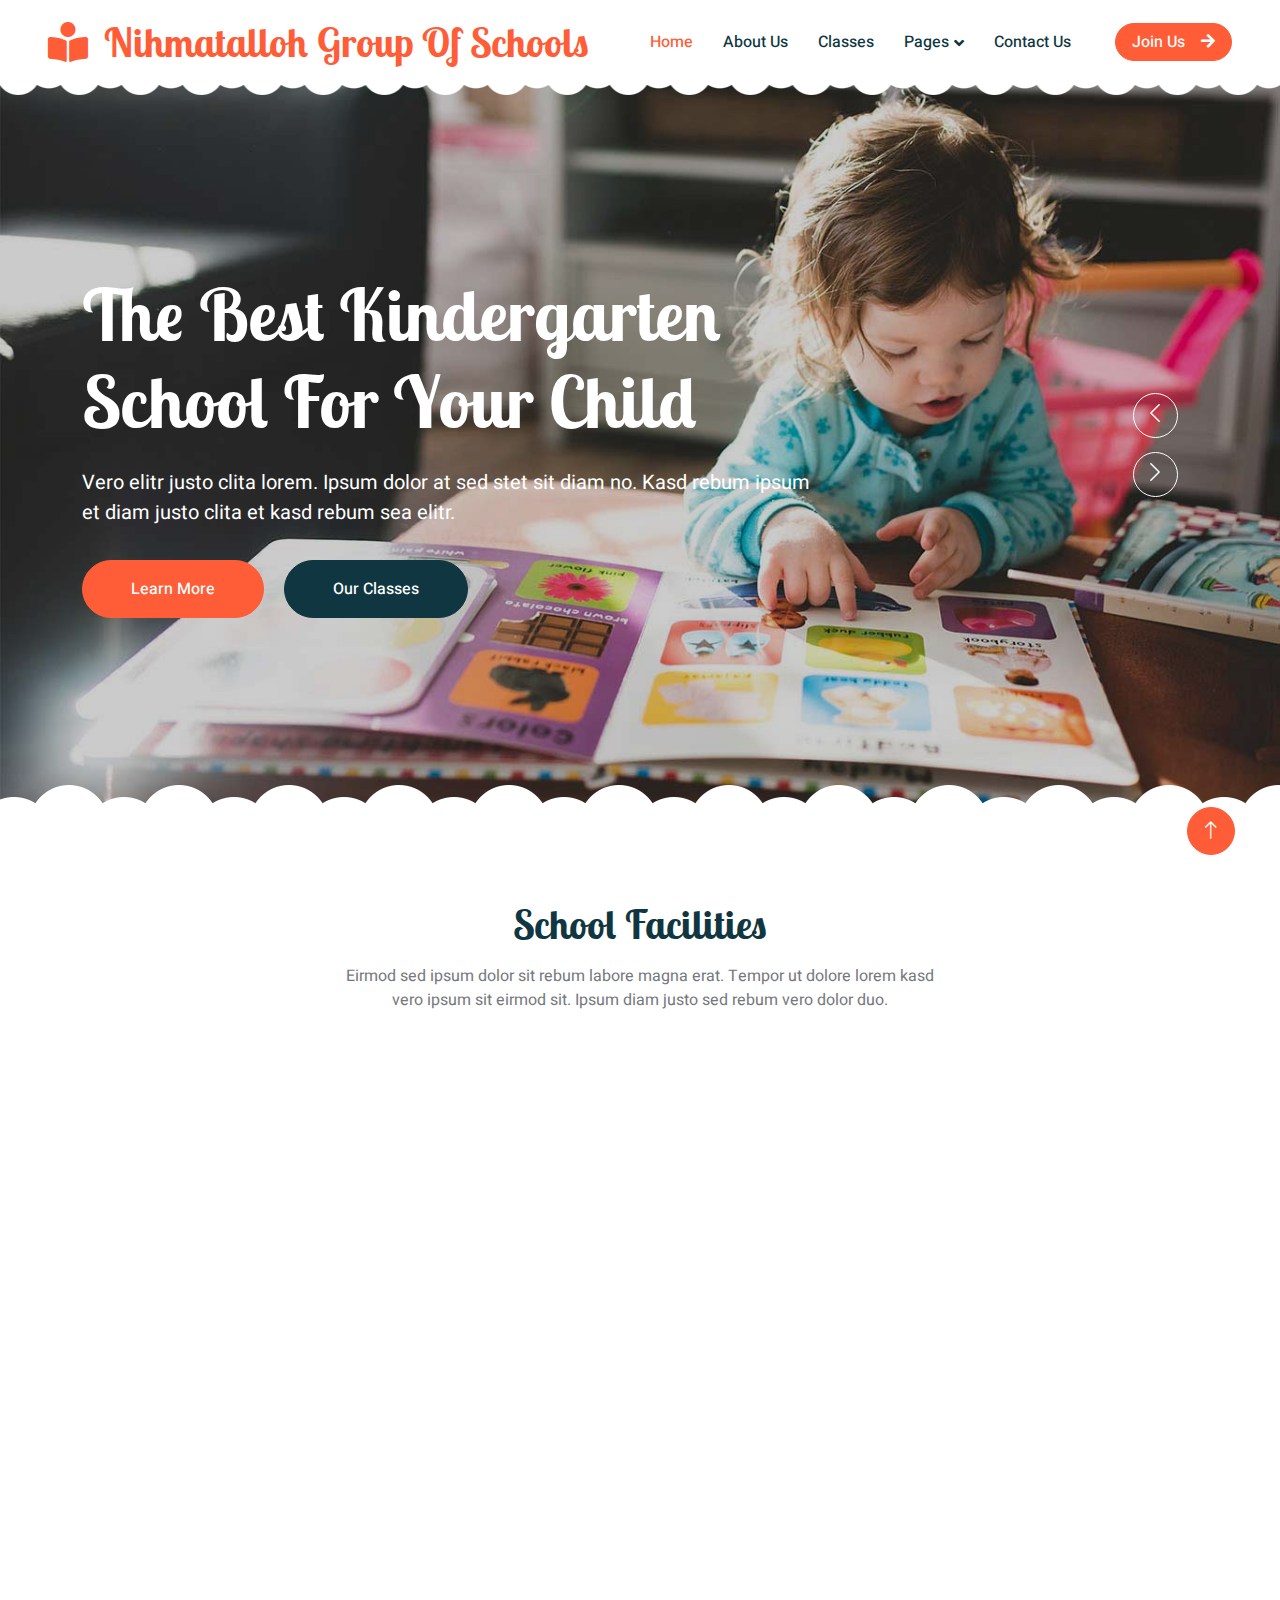
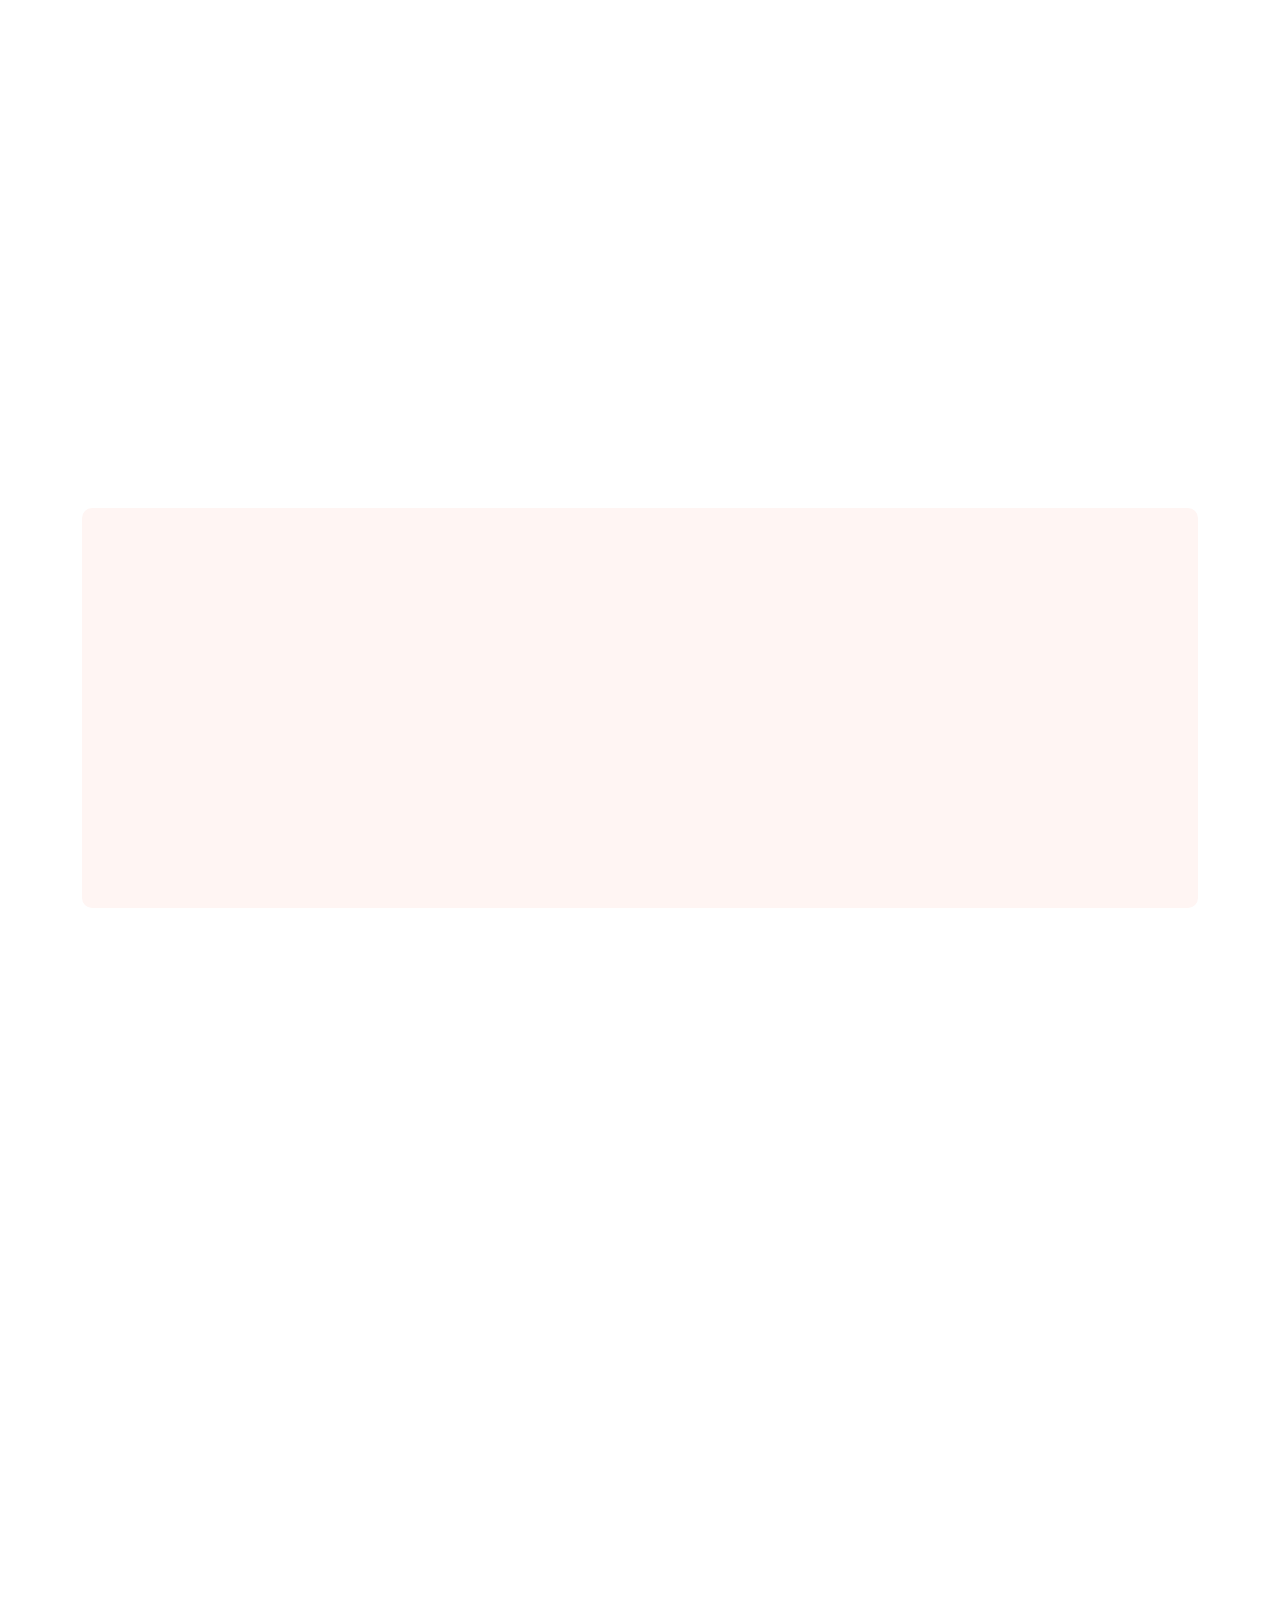
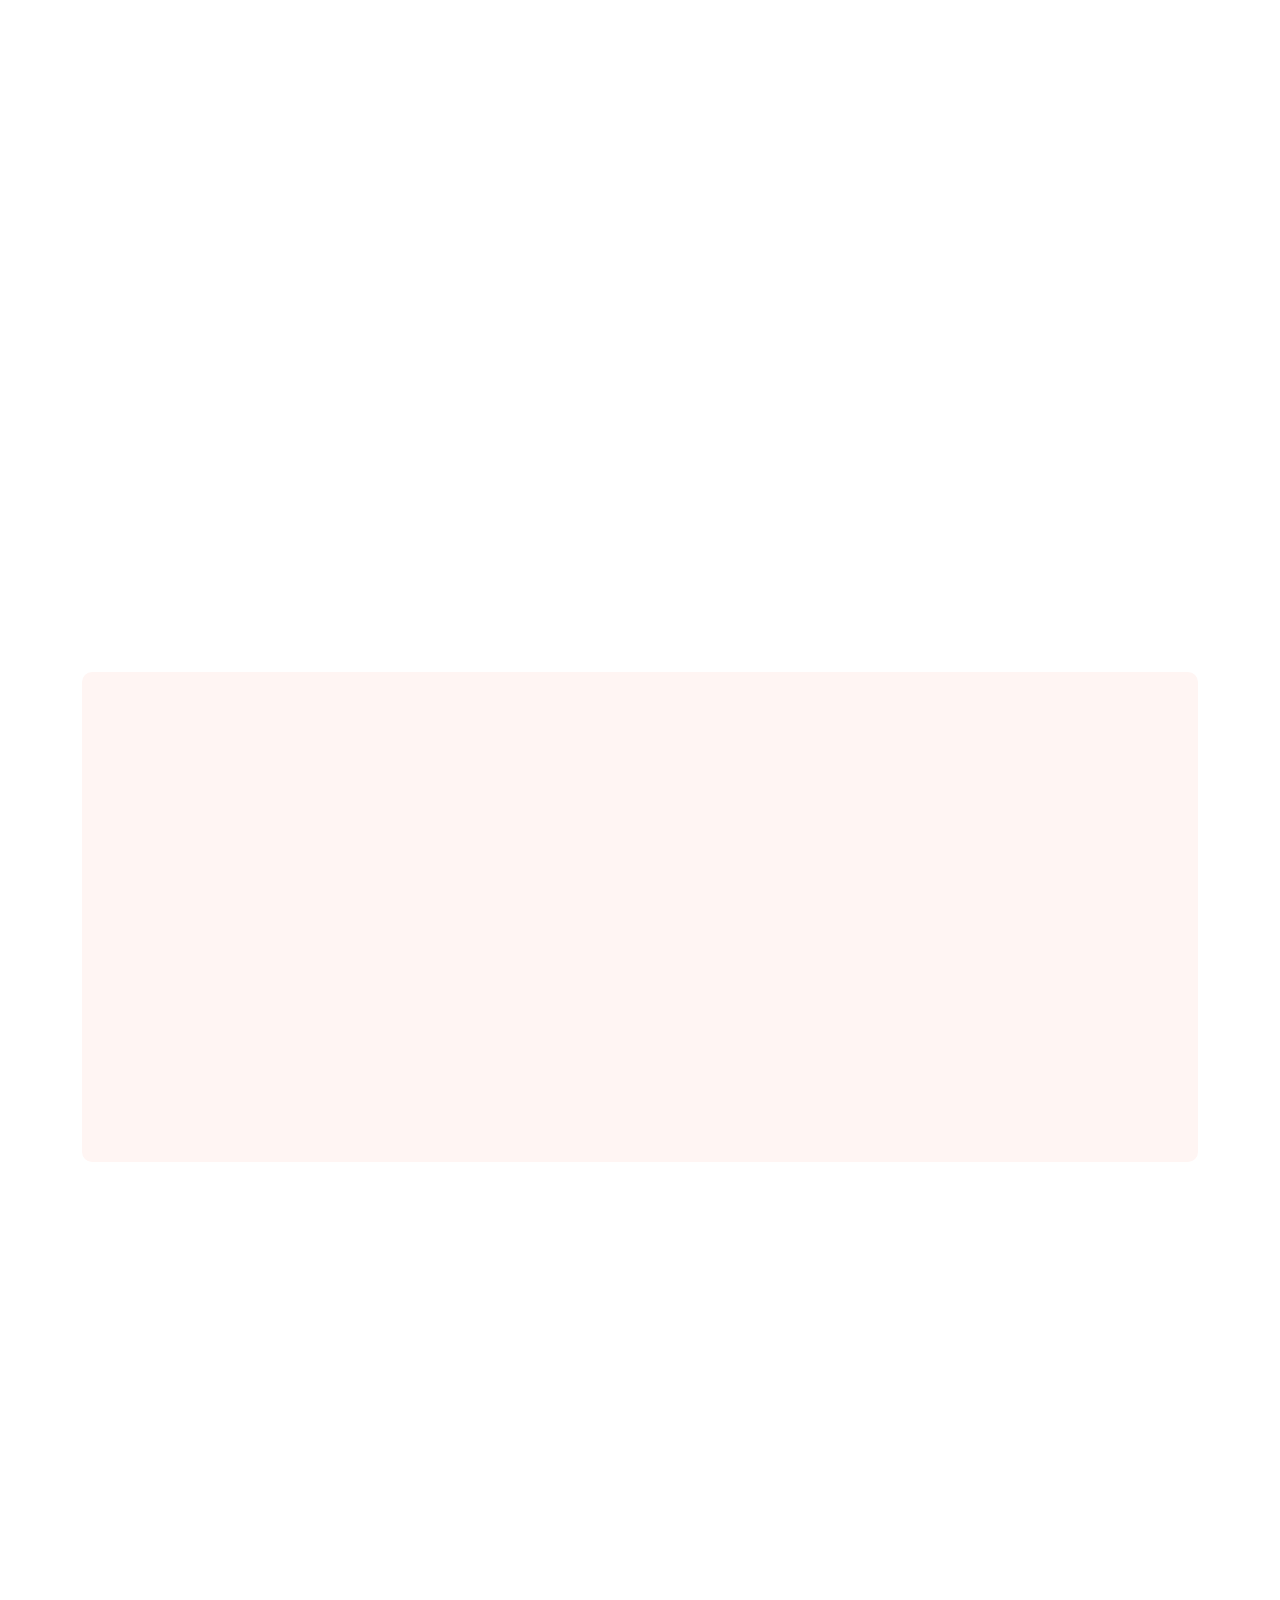
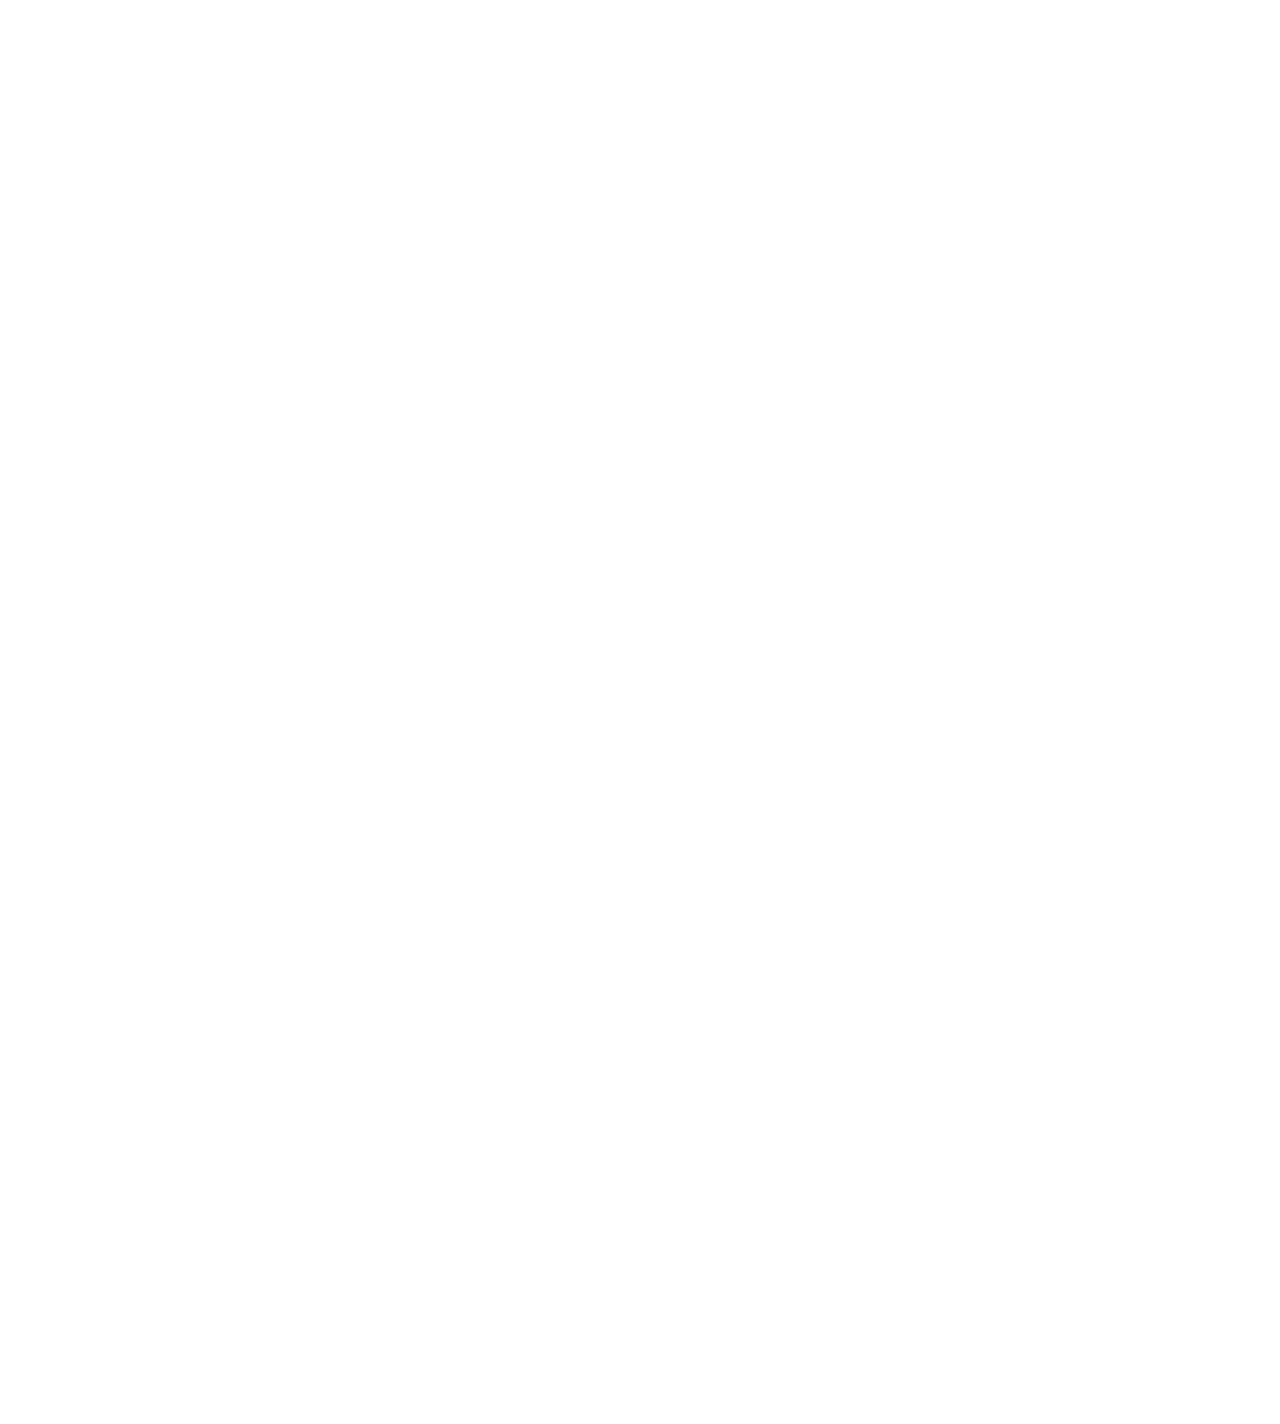
<file: index.html>
<!DOCTYPE html>
<html lang="en">

<head>
    <meta charset="utf-8">
    <title>Nihmatalloh Group of Schools</title>
    <meta content="width=device-width, initial-scale=1.0" name="viewport">
    <meta content="" name="keywords">
    <meta content="" name="description">

    <!-- Favicon -->

    <link rel="icon" href="img/favicon.ico" type="img/favicon.ico">
    <link rel="shortcut icon" href="img/favicon.ico" type="img/favicon.ico">


    <!-- Google Web Fonts -->
    <link rel="preconnect" href="https://fonts.googleapis.com">
    <link rel="preconnect" href="https://fonts.gstatic.com" crossorigin>
    <link href="https://fonts.googleapis.com/css2?family=Heebo:wght@400;500;600&family=Inter:wght@600&family=Lobster+Two:wght@700&display=swap" rel="stylesheet">
    
    <!-- Icon Font Stylesheet -->
    <link href="https://cdnjs.cloudflare.com/ajax/libs/font-awesome/5.10.0/css/all.min.css" rel="stylesheet">
    <link href="https://cdn.jsdelivr.net/npm/bootstrap-icons@1.4.1/font/bootstrap-icons.css" rel="stylesheet">

    <!-- Libraries Stylesheet -->
    <link href="lib/animate/animate.min.css" rel="stylesheet">
    <link href="lib/owlcarousel/assets/owl.carousel.min.css" rel="stylesheet">

    <!-- Customized Bootstrap Stylesheet -->
    <link href="css/bootstrap.min.css" rel="stylesheet">

    <!-- Template Stylesheet -->
    <link href="css/style.css" rel="stylesheet">
</head>

<body>
    <div class="container-xxl bg-white p-0">
        <!-- Spinner Start -->
        <div id="spinner" class="show bg-white position-fixed translate-middle w-100 vh-100 top-50 start-50 d-flex align-items-center justify-content-center">
            
        </div>
        <!-- Spinner End -->


        <!-- Navbar Start -->
        <nav class="navbar navbar-expand-lg bg-white navbar-light sticky-top px-4 px-lg-5 py-lg-0">
            <a href="index.html" class="navbar-brand">
                <h1 class="m-0 text-primary"><i class="fa fa-book-reader me-3"></i>Nihmatalloh Group Of Schools</h1>
            </a>
            <button type="button" class="navbar-toggler" data-bs-toggle="collapse" data-bs-target="#navbarCollapse">
                <span class="navbar-toggler-icon"></span>
            </button>
            <div class="collapse navbar-collapse" id="navbarCollapse">
                <div class="navbar-nav mx-auto">
                    <a href="index.html" class="nav-item nav-link active">Home</a>
                    <a href="about.html" class="nav-item nav-link">About Us</a>
                    <a href="classes.html" class="nav-item nav-link">Classes</a>
                    <div class="nav-item dropdown">
                        <a href="#" class="nav-link dropdown-toggle" data-bs-toggle="dropdown">Pages</a>
                        <div class="dropdown-menu rounded-0 rounded-bottom border-0 shadow-sm m-0">
                            <a href="facility.html" class="dropdown-item">School Facilities</a>
                            <a href="team.html" class="dropdown-item">Popular Teachers</a>
                            <a href="call-to-action.html" class="dropdown-item">Become A Teachers</a>
                            <a href="appointment.html" class="dropdown-item">Make Appointment</a>
                            <a href="testimonial.html" class="dropdown-item">Testimonial</a>
                            <a href="404.html" class="dropdown-item">404 Error</a>
                        </div>
                    </div>
                    <a href="contact.html" class="nav-item nav-link">Contact Us</a>
                </div>
                <a href="" class="btn btn-primary rounded-pill px-3 d-none d-lg-block">Join Us<i class="fa fa-arrow-right ms-3"></i></a>
            </div>
        </nav>
        <!-- Navbar End -->


        <!-- Carousel Start -->
        <div class="container-fluid p-0 mb-5">
            <div class="owl-carousel header-carousel position-relative">
                <div class="owl-carousel-item position-relative">
                    <img class="img-fluid" src="img/carousel-1.jpg" alt="">
                    <div class="position-absolute top-0 start-0 w-100 h-100 d-flex align-items-center" style="background: rgba(0, 0, 0, .2);">
                        <div class="container">
                            <div class="row justify-content-start">
                                <div class="col-10 col-lg-8">
                                    <h1 class="display-2 text-white animated slideInDown mb-4">The Best Kindergarten School For Your Child</h1>
                                    <p class="fs-5 fw-medium text-white mb-4 pb-2">Vero elitr justo clita lorem. Ipsum dolor at sed stet sit diam no. Kasd rebum ipsum et diam justo clita et kasd rebum sea elitr.</p>
                                    <a href="" class="btn btn-primary rounded-pill py-sm-3 px-sm-5 me-3 animated slideInLeft">Learn More</a>
                                    <a href="" class="btn btn-dark rounded-pill py-sm-3 px-sm-5 animated slideInRight">Our Classes</a>
                                </div>
                            </div>
                        </div>
                    </div>
                </div>
                <div class="owl-carousel-item position-relative">
                    <img class="img-fluid" src="img/carousel-2.jpg" alt="">
                    <div class="position-absolute top-0 start-0 w-100 h-100 d-flex align-items-center" style="background: rgba(0, 0, 0, .2);">
                        <div class="container">
                            <div class="row justify-content-start">
                                <div class="col-10 col-lg-8">
                                    <h1 class="display-2 text-white animated slideInDown mb-4">Make A Brighter Future For Your Child</h1>
                                    <p class="fs-5 fw-medium text-white mb-4 pb-2">Vero elitr justo clita lorem. Ipsum dolor at sed stet sit diam no. Kasd rebum ipsum et diam justo clita et kasd rebum sea elitr.</p>
                                    <a href="" class="btn btn-primary rounded-pill py-sm-3 px-sm-5 me-3 animated slideInLeft">Learn More</a>
                                    <a href="" class="btn btn-dark rounded-pill py-sm-3 px-sm-5 animated slideInRight">Our Classes</a>
                                </div>
                            </div>
                        </div>
                    </div>
                </div>
            </div>
        </div>
        <!-- Carousel End -->


        <!-- Facilities Start -->
        <div class="container-xxl py-5">
            <div class="container">
                <div class="text-center mx-auto mb-5 wow fadeInUp" data-wow-delay="0.1s" style="max-width: 600px;">
                    <h1 class="mb-3">School Facilities</h1>
                    <p>Eirmod sed ipsum dolor sit rebum labore magna erat. Tempor ut dolore lorem kasd vero ipsum sit eirmod sit. Ipsum diam justo sed rebum vero dolor duo.</p>
                </div>
                <div class="row g-4">
                    <div class="col-lg-3 col-sm-6 wow fadeInUp" data-wow-delay="0.1s">
                        <div class="facility-item">
                            <div class="facility-icon bg-primary">
                                <span class="bg-primary"></span>
                                <i class="fa fa-bus-alt fa-3x text-primary"></i>
                                <span class="bg-primary"></span>
                            </div>
                            <div class="facility-text bg-primary">
                                <h3 class="text-primary mb-3">School Bus</h3>
                                <p class="mb-0">Eirmod sed ipsum dolor sit rebum magna erat lorem kasd vero ipsum sit</p>
                            </div>
                        </div>
                    </div>
                    <div class="col-lg-3 col-sm-6 wow fadeInUp" data-wow-delay="0.3s">
                        <div class="facility-item">
                            <div class="facility-icon bg-success">
                                <span class="bg-success"></span>
                                <i class="fa fa-futbol fa-3x text-success"></i>
                                <span class="bg-success"></span>
                            </div>
                            <div class="facility-text bg-success">
                                <h3 class="text-success mb-3">Playground</h3>
                                <p class="mb-0">Eirmod sed ipsum dolor sit rebum magna erat lorem kasd vero ipsum sit</p>
                            </div>
                        </div>
                    </div>
                    <div class="col-lg-3 col-sm-6 wow fadeInUp" data-wow-delay="0.5s">
                        <div class="facility-item">
                            <div class="facility-icon bg-warning">
                                <span class="bg-warning"></span>
                                <i class="fa fa-home fa-3x text-warning"></i>
                                <span class="bg-warning"></span>
                            </div>
                            <div class="facility-text bg-warning">
                                <h3 class="text-warning mb-3">Healthy Canteen</h3>
                                <p class="mb-0">Eirmod sed ipsum dolor sit rebum magna erat lorem kasd vero ipsum sit</p>
                            </div>
                        </div>
                    </div>
                    <div class="col-lg-3 col-sm-6 wow fadeInUp" data-wow-delay="0.7s">
                        <div class="facility-item">
                            <div class="facility-icon bg-info">
                                <span class="bg-info"></span>
                                <i class="fa fa-chalkboard-teacher fa-3x text-info"></i>
                                <span class="bg-info"></span>
                            </div>
                            <div class="facility-text bg-info">
                                <h3 class="text-info mb-3">Positive Learning</h3>
                                <p class="mb-0">Eirmod sed ipsum dolor sit rebum magna erat lorem kasd vero ipsum sit</p>
                            </div>
                        </div>
                    </div>
                </div>
            </div>
        </div>
        <!-- Facilities End -->


        <!-- About Start -->
        <div class="container-xxl py-5">
            <div class="container">
                <div class="row g-5 align-items-center">
                    <div class="col-lg-6 wow fadeInUp" data-wow-delay="0.1s">
                        <h1 class="mb-4">Learn More About Our Work And Our Cultural Activities</h1>
                        <p>Tempor erat elitr rebum at clita. Diam dolor diam ipsum sit. Aliqu diam amet diam et eos. Clita erat ipsum et lorem et sit, sed stet lorem sit clita duo justo magna dolore erat amet</p>
                        <p class="mb-4">Stet no et lorem dolor et diam, amet duo ut dolore vero eos. No stet est diam rebum amet diam ipsum. Clita clita labore, dolor duo nonumy clita sit at, sed sit sanctus dolor eos, ipsum labore duo duo sit no sea diam. Et dolor et kasd ea. Eirmod diam at dolor est vero nonumy magna.</p>
                        <div class="row g-4 align-items-center">
                            <div class="col-sm-6">
                                <a class="btn btn-primary rounded-pill py-3 px-5" href="">Read More</a>
                            </div>
                            <div class="col-sm-6">
                                <div class="d-flex align-items-center">
                                    <img class="rounded-circle flex-shrink-0" src="img/user.jpg" alt="" style="width: 45px; height: 45px;">
                                    <div class="ms-3">
                                        <h6 class="text-primary mb-1">Jhon Doe</h6>
                                        <small>CEO & Founder</small>
                                    </div>
                                </div>
                            </div>
                        </div>
                    </div>
                    <div class="col-lg-6 about-img wow fadeInUp" data-wow-delay="0.5s">
                        <div class="row">
                            <div class="col-12 text-center">
                                <img class="img-fluid w-75 rounded-circle bg-light p-3" src="img/about-1.jpg" alt="">
                            </div>
                            <div class="col-6 text-start" style="margin-top: -150px;">
                                <img class="img-fluid w-100 rounded-circle bg-light p-3" src="img/about-2.jpg" alt="">
                            </div>
                            <div class="col-6 text-end" style="margin-top: -150px;">
                                <img class="img-fluid w-100 rounded-circle bg-light p-3" src="img/about-3.jpg" alt="">
                            </div>
                        </div>
                    </div>
                </div>
            </div>
        </div>
        <!-- About End -->


        <!-- Call To Action Start -->
        <div class="container-xxl py-5">
            <div class="container">
                <div class="bg-light rounded">
                    <div class="row g-0">
                        <div class="col-lg-6 wow fadeIn" data-wow-delay="0.1s" style="min-height: 400px;">
                            <div class="position-relative h-100">
                                <img class="position-absolute w-100 h-100 rounded" src="img/call-to-action.jpg" style="object-fit: cover;">
                            </div>
                        </div>
                        <div class="col-lg-6 wow fadeIn" data-wow-delay="0.5s">
                            <div class="h-100 d-flex flex-column justify-content-center p-5">
                                <h1 class="mb-4">Become A Teacher</h1>
                                <p class="mb-4">Tempor erat elitr rebum at clita. Diam dolor diam ipsum sit. Aliqu diam amet diam et eos.
                                    Clita erat ipsum et lorem et sit, sed stet lorem sit clita duo justo magna dolore erat amet
                                </p>
                                <a class="btn btn-primary py-3 px-5" href="">Get Started Now<i class="fa fa-arrow-right ms-2"></i></a>
                            </div>
                        </div>
                    </div>
                </div>
            </div>
        </div>
        <!-- Call To Action End -->


        <!-- Classes Start -->
        <div class="container-xxl py-5">
            <div class="container">
                <div class="text-center mx-auto mb-5 wow fadeInUp" data-wow-delay="0.1s" style="max-width: 600px;">
                    <h1 class="mb-3">School Classes</h1>
                    <p>Eirmod sed ipsum dolor sit rebum labore magna erat. Tempor ut dolore lorem kasd vero ipsum sit eirmod sit. Ipsum diam justo sed rebum vero dolor duo.</p>
                </div>
                <div class="row g-4">
                    <div class="col-lg-4 col-md-6 wow fadeInUp" data-wow-delay="0.1s">
                        <div class="classes-item">
                            <div class="bg-light rounded-circle w-75 mx-auto p-3">
                                <img class="img-fluid rounded-circle" src="img/classes-1.jpg" alt="">
                            </div>
                            <div class="bg-light rounded p-4 pt-5 mt-n5">
                                <a class="d-block text-center h3 mt-3 mb-4" href="">Art & Drawing</a>
                                <div class="d-flex align-items-center justify-content-between mb-4">
                                    <div class="d-flex align-items-center">
                                        <img class="rounded-circle flex-shrink-0" src="img/user.jpg" alt="" style="width: 45px; height: 45px;">
                                        <div class="ms-3">
                                            <h6 class="text-primary mb-1">Jhon Doe</h6>
                                            <small>Teacher</small>
                                        </div>
                                    </div>
                                    <span class="bg-primary text-white rounded-pill py-2 px-3" href="">$99</span>
                                </div>
                                <div class="row g-1">
                                    <div class="col-4">
                                        <div class="border-top border-3 border-primary pt-2">
                                            <h6 class="text-primary mb-1">Age:</h6>
                                            <small>3-5 Years</small>
                                        </div>
                                    </div>
                                    <div class="col-4">
                                        <div class="border-top border-3 border-success pt-2">
                                            <h6 class="text-success mb-1">Time:</h6>
                                            <small>9-10 AM</small>
                                        </div>
                                    </div>
                                    <div class="col-4">
                                        <div class="border-top border-3 border-warning pt-2">
                                            <h6 class="text-warning mb-1">Capacity:</h6>
                                            <small>30 Kids</small>
                                        </div>
                                    </div>
                                </div>
                            </div>
                        </div>
                    </div>
                    <div class="col-lg-4 col-md-6 wow fadeInUp" data-wow-delay="0.3s">
                        <div class="classes-item">
                            <div class="bg-light rounded-circle w-75 mx-auto p-3">
                                <img class="img-fluid rounded-circle" src="img/classes-2.jpg" alt="">
                            </div>
                            <div class="bg-light rounded p-4 pt-5 mt-n5">
                                <a class="d-block text-center h3 mt-3 mb-4" href="">Color Management</a>
                                <div class="d-flex align-items-center justify-content-between mb-4">
                                    <div class="d-flex align-items-center">
                                        <img class="rounded-circle flex-shrink-0" src="img/user.jpg" alt="" style="width: 45px; height: 45px;">
                                        <div class="ms-3">
                                            <h6 class="text-primary mb-1">Jhon Doe</h6>
                                            <small>Teacher</small>
                                        </div>
                                    </div>
                                    <span class="bg-primary text-white rounded-pill py-2 px-3" href="">$99</span>
                                </div>
                                <div class="row g-1">
                                    <div class="col-4">
                                        <div class="border-top border-3 border-primary pt-2">
                                            <h6 class="text-primary mb-1">Age:</h6>
                                            <small>3-5 Years</small>
                                        </div>
                                    </div>
                                    <div class="col-4">
                                        <div class="border-top border-3 border-success pt-2">
                                            <h6 class="text-success mb-1">Time:</h6>
                                            <small>9-10 AM</small>
                                        </div>
                                    </div>
                                    <div class="col-4">
                                        <div class="border-top border-3 border-warning pt-2">
                                            <h6 class="text-warning mb-1">Capacity:</h6>
                                            <small>30 Kids</small>
                                        </div>
                                    </div>
                                </div>
                            </div>
                        </div>
                    </div>
                    <div class="col-lg-4 col-md-6 wow fadeInUp" data-wow-delay="0.5s">
                        <div class="classes-item">
                            <div class="bg-light rounded-circle w-75 mx-auto p-3">
                                <img class="img-fluid rounded-circle" src="img/classes-3.jpg" alt="">
                            </div>
                            <div class="bg-light rounded p-4 pt-5 mt-n5">
                                <a class="d-block text-center h3 mt-3 mb-4" href="">Athletic & Dance</a>
                                <div class="d-flex align-items-center justify-content-between mb-4">
                                    <div class="d-flex align-items-center">
                                        <img class="rounded-circle flex-shrink-0" src="img/user.jpg" alt="" style="width: 45px; height: 45px;">
                                        <div class="ms-3">
                                            <h6 class="text-primary mb-1">Jhon Doe</h6>
                                            <small>Teacher</small>
                                        </div>
                                    </div>
                                    <span class="bg-primary text-white rounded-pill py-2 px-3" href="">$99</span>
                                </div>
                                <div class="row g-1">
                                    <div class="col-4">
                                        <div class="border-top border-3 border-primary pt-2">
                                            <h6 class="text-primary mb-1">Age:</h6>
                                            <small>3-5 Years</small>
                                        </div>
                                    </div>
                                    <div class="col-4">
                                        <div class="border-top border-3 border-success pt-2">
                                            <h6 class="text-success mb-1">Time:</h6>
                                            <small>9-10 AM</small>
                                        </div>
                                    </div>
                                    <div class="col-4">
                                        <div class="border-top border-3 border-warning pt-2">
                                            <h6 class="text-warning mb-1">Capacity:</h6>
                                            <small>30 Kids</small>
                                        </div>
                                    </div>
                                </div>
                            </div>
                        </div>
                    </div>
                    <div class="col-lg-4 col-md-6 wow fadeInUp" data-wow-delay="0.1s">
                        <div class="classes-item">
                            <div class="bg-light rounded-circle w-75 mx-auto p-3">
                                <img class="img-fluid rounded-circle" src="img/classes-4.jpg" alt="">
                            </div>
                            <div class="bg-light rounded p-4 pt-5 mt-n5">
                                <a class="d-block text-center h3 mt-3 mb-4" href="">Language & Speaking</a>
                                <div class="d-flex align-items-center justify-content-between mb-4">
                                    <div class="d-flex align-items-center">
                                        <img class="rounded-circle flex-shrink-0" src="img/user.jpg" alt="" style="width: 45px; height: 45px;">
                                        <div class="ms-3">
                                            <h6 class="text-primary mb-1">Jhon Doe</h6>
                                            <small>Teacher</small>
                                        </div>
                                    </div>
                                    <span class="bg-primary text-white rounded-pill py-2 px-3" href="">$99</span>
                                </div>
                                <div class="row g-1">
                                    <div class="col-4">
                                        <div class="border-top border-3 border-primary pt-2">
                                            <h6 class="text-primary mb-1">Age:</h6>
                                            <small>3-5 Years</small>
                                        </div>
                                    </div>
                                    <div class="col-4">
                                        <div class="border-top border-3 border-success pt-2">
                                            <h6 class="text-success mb-1">Time:</h6>
                                            <small>9-10 AM</small>
                                        </div>
                                    </div>
                                    <div class="col-4">
                                        <div class="border-top border-3 border-warning pt-2">
                                            <h6 class="text-warning mb-1">Capacity:</h6>
                                            <small>30 Kids</small>
                                        </div>
                                    </div>
                                </div>
                            </div>
                        </div>
                    </div>
                    <div class="col-lg-4 col-md-6 wow fadeInUp" data-wow-delay="0.3s">
                        <div class="classes-item">
                            <div class="bg-light rounded-circle w-75 mx-auto p-3">
                                <img class="img-fluid rounded-circle" src="img/classes-5.jpg" alt="">
                            </div>
                            <div class="bg-light rounded p-4 pt-5 mt-n5">
                                <a class="d-block text-center h3 mt-3 mb-4" href="">Religion & History</a>
                                <div class="d-flex align-items-center justify-content-between mb-4">
                                    <div class="d-flex align-items-center">
                                        <img class="rounded-circle flex-shrink-0" src="img/user.jpg" alt="" style="width: 45px; height: 45px;">
                                        <div class="ms-3">
                                            <h6 class="text-primary mb-1">Jhon Doe</h6>
                                            <small>Teacher</small>
                                        </div>
                                    </div>
                                    <span class="bg-primary text-white rounded-pill py-2 px-3" href="">$99</span>
                                </div>
                                <div class="row g-1">
                                    <div class="col-4">
                                        <div class="border-top border-3 border-primary pt-2">
                                            <h6 class="text-primary mb-1">Age:</h6>
                                            <small>3-5 Years</small>
                                        </div>
                                    </div>
                                    <div class="col-4">
                                        <div class="border-top border-3 border-success pt-2">
                                            <h6 class="text-success mb-1">Time:</h6>
                                            <small>9-10 AM</small>
                                        </div>
                                    </div>
                                    <div class="col-4">
                                        <div class="border-top border-3 border-warning pt-2">
                                            <h6 class="text-warning mb-1">Capacity:</h6>
                                            <small>30 Kids</small>
                                        </div>
                                    </div>
                                </div>
                            </div>
                        </div>
                    </div>
                    <div class="col-lg-4 col-md-6 wow fadeInUp" data-wow-delay="0.5s">
                        <div class="classes-item">
                            <div class="bg-light rounded-circle w-75 mx-auto p-3">
                                <img class="img-fluid rounded-circle" src="img/classes-6.jpg" alt="">
                            </div>
                            <div class="bg-light rounded p-4 pt-5 mt-n5">
                                <a class="d-block text-center h3 mt-3 mb-4" href="">General Knowledge</a>
                                <div class="d-flex align-items-center justify-content-between mb-4">
                                    <div class="d-flex align-items-center">
                                        <img class="rounded-circle flex-shrink-0" src="img/user.jpg" alt="" style="width: 45px; height: 45px;">
                                        <div class="ms-3">
                                            <h6 class="text-primary mb-1">Jhon Doe</h6>
                                            <small>Teacher</small>
                                        </div>
                                    </div>
                                    <span class="bg-primary text-white rounded-pill py-2 px-3" href="">$99</span>
                                </div>
                                <div class="row g-1">
                                    <div class="col-4">
                                        <div class="border-top border-3 border-primary pt-2">
                                            <h6 class="text-primary mb-1">Age:</h6>
                                            <small>3-5 Years</small>
                                        </div>
                                    </div>
                                    <div class="col-4">
                                        <div class="border-top border-3 border-success pt-2">
                                            <h6 class="text-success mb-1">Time:</h6>
                                            <small>9-10 AM</small>
                                        </div>
                                    </div>
                                    <div class="col-4">
                                        <div class="border-top border-3 border-warning pt-2">
                                            <h6 class="text-warning mb-1">Capacity:</h6>
                                            <small>30 Kids</small>
                                        </div>
                                    </div>
                                </div>
                            </div>
                        </div>
                    </div>
                </div>
            </div>
        </div>
        <!-- Classes End -->


        <!-- Appointment Start -->
        <div class="container-xxl py-5">
            <div class="container">
                <div class="bg-light rounded">
                    <div class="row g-0">
                        <div class="col-lg-6 wow fadeIn" data-wow-delay="0.1s">
                            <div class="h-100 d-flex flex-column justify-content-center p-5">
                                <h1 class="mb-4">Make Appointment</h1>
                                <form>
                                    <div class="row g-3">
                                        <div class="col-sm-6">
                                            <div class="form-floating">
                                                <input type="text" class="form-control border-0" id="gname" placeholder="Gurdian Name">
                                                <label for="gname">Gurdian Name</label>
                                            </div>
                                        </div>
                                        <div class="col-sm-6">
                                            <div class="form-floating">
                                                <input type="email" class="form-control border-0" id="gmail" placeholder="Gurdian Email">
                                                <label for="gmail">Gurdian Email</label>
                                            </div>
                                        </div>
                                        <div class="col-sm-6">
                                            <div class="form-floating">
                                                <input type="text" class="form-control border-0" id="cname" placeholder="Child Name">
                                                <label for="cname">Child Name</label>
                                            </div>
                                        </div>
                                        <div class="col-sm-6">
                                            <div class="form-floating">
                                                <input type="text" class="form-control border-0" id="cage" placeholder="Child Age">
                                                <label for="cage">Child Age</label>
                                            </div>
                                        </div>
                                        <div class="col-12">
                                            <div class="form-floating">
                                                <textarea class="form-control border-0" placeholder="Leave a message here" id="message" style="height: 100px"></textarea>
                                                <label for="message">Message</label>
                                            </div>
                                        </div>
                                        <div class="col-12">
                                            <button class="btn btn-primary w-100 py-3" type="submit">Submit</button>
                                        </div>
                                    </div>
                                </form>
                            </div>
                        </div>
                        <div class="col-lg-6 wow fadeIn" data-wow-delay="0.5s" style="min-height: 400px;">
                            <div class="position-relative h-100">
                                <img class="position-absolute w-100 h-100 rounded" src="img/appointment.jpg" style="object-fit: cover;">
                            </div>
                        </div>
                    </div>
                </div>
            </div>
        </div>
        <!-- Appointment End -->


        <!-- Team Start -->
        <div class="container-xxl py-5">
            <div class="container">
                <div class="text-center mx-auto mb-5 wow fadeInUp" data-wow-delay="0.1s" style="max-width: 600px;">
                    <h1 class="mb-3">Popular Teachers</h1>
                    <p>Eirmod sed ipsum dolor sit rebum labore magna erat. Tempor ut dolore lorem kasd vero ipsum sit
                        eirmod sit. Ipsum diam justo sed rebum vero dolor duo.</p>
                </div>
                <div class="row g-4">
                    <div class="col-lg-4 col-md-6 wow fadeInUp" data-wow-delay="0.1s">
                        <div class="team-item position-relative">
                            <img class="img-fluid rounded-circle w-75" src="img/team-1.jpg" alt="">
                            <div class="team-text">
                                <h3>Full Name</h3>
                                <p>Designation</p>
                                <div class="d-flex align-items-center">
                                    <a class="btn btn-square btn-primary mx-1" href=""><i class="fab fa-facebook-f"></i></a>
                                    <a class="btn btn-square btn-primary  mx-1" href=""><i class="fab fa-twitter"></i></a>
                                    <a class="btn btn-square btn-primary  mx-1" href=""><i class="fab fa-instagram"></i></a>
                                </div>
                            </div>
                        </div>
                    </div>
                    <div class="col-lg-4 col-md-6 wow fadeInUp" data-wow-delay="0.3s">
                        <div class="team-item position-relative">
                            <img class="img-fluid rounded-circle w-75" src="img/team-2.jpg" alt="">
                            <div class="team-text">
                                <h3>Full Name</h3>
                                <p>Designation</p>
                                <div class="d-flex align-items-center">
                                    <a class="btn btn-square btn-primary mx-1" href=""><i class="fab fa-facebook-f"></i></a>
                                    <a class="btn btn-square btn-primary  mx-1" href=""><i class="fab fa-twitter"></i></a>
                                    <a class="btn btn-square btn-primary  mx-1" href=""><i class="fab fa-instagram"></i></a>
                                </div>
                            </div>
                        </div>
                    </div>
                    <div class="col-lg-4 col-md-6 wow fadeInUp" data-wow-delay="0.5s">
                        <div class="team-item position-relative">
                            <img class="img-fluid rounded-circle w-75" src="img/team-3.jpg" alt="">
                            <div class="team-text">
                                <h3>Full Name</h3>
                                <p>Designation</p>
                                <div class="d-flex align-items-center">
                                    <a class="btn btn-square btn-primary mx-1" href=""><i class="fab fa-facebook-f"></i></a>
                                    <a class="btn btn-square btn-primary  mx-1" href=""><i class="fab fa-twitter"></i></a>
                                    <a class="btn btn-square btn-primary  mx-1" href=""><i class="fab fa-instagram"></i></a>
                                </div>
                            </div>
                        </div>
                    </div>
                </div>
            </div>
        </div>
        <!-- Team End -->


        <!-- Testimonial Start -->
        <div class="container-xxl py-5">
            <div class="container">
                <div class="text-center mx-auto mb-5 wow fadeInUp" data-wow-delay="0.1s" style="max-width: 600px;">
                    <h1 class="mb-3">Our Clients Say!</h1>
                    <p>Eirmod sed ipsum dolor sit rebum labore magna erat. Tempor ut dolore lorem kasd vero ipsum sit eirmod sit. Ipsum diam justo sed rebum vero dolor duo.</p>
                </div>
                <div class="owl-carousel testimonial-carousel wow fadeInUp" data-wow-delay="0.1s">
                    <div class="testimonial-item bg-light rounded p-5">
                        <p class="fs-5">Tempor stet labore dolor clita stet diam amet ipsum dolor duo ipsum rebum stet dolor amet diam stet. Est stet ea lorem amet est kasd kasd erat eos</p>
                        <div class="d-flex align-items-center bg-white me-n5" style="border-radius: 50px 0 0 50px;">
                            <img class="img-fluid flex-shrink-0 rounded-circle" src="img/testimonial-1.jpg" style="width: 90px; height: 90px;">
                            <div class="ps-3">
                                <h3 class="mb-1">Client Name</h3>
                                <span>Profession</span>
                            </div>
                            <i class="fa fa-quote-right fa-3x text-primary ms-auto d-none d-sm-flex"></i>
                        </div>
                    </div>
                    <div class="testimonial-item bg-light rounded p-5">
                        <p class="fs-5">Tempor stet labore dolor clita stet diam amet ipsum dolor duo ipsum rebum stet dolor amet diam stet. Est stet ea lorem amet est kasd kasd erat eos</p>
                        <div class="d-flex align-items-center bg-white me-n5" style="border-radius: 50px 0 0 50px;">
                            <img class="img-fluid flex-shrink-0 rounded-circle" src="img/testimonial-2.jpg" style="width: 90px; height: 90px;">
                            <div class="ps-3">
                                <h3 class="mb-1">Client Name</h3>
                                <span>Profession</span>
                            </div>
                            <i class="fa fa-quote-right fa-3x text-primary ms-auto d-none d-sm-flex"></i>
                        </div>
                    </div>
                    <div class="testimonial-item bg-light rounded p-5">
                        <p class="fs-5">Tempor stet labore dolor clita stet diam amet ipsum dolor duo ipsum rebum stet dolor amet diam stet. Est stet ea lorem amet est kasd kasd erat eos</p>
                        <div class="d-flex align-items-center bg-white me-n5" style="border-radius: 50px 0 0 50px;">
                            <img class="img-fluid flex-shrink-0 rounded-circle" src="img/testimonial-3.jpg" style="width: 90px; height: 90px;">
                            <div class="ps-3">
                                <h3 class="mb-1">Client Name</h3>
                                <span>Profession</span>
                            </div>
                            <i class="fa fa-quote-right fa-3x text-primary ms-auto d-none d-sm-flex"></i>
                        </div>
                    </div>
                </div>
            </div>
        </div>
        <!-- Testimonial End -->


        <!-- Footer Start -->
        <div class="container-fluid bg-dark text-white-50 footer pt-5 mt-5 wow fadeIn" data-wow-delay="0.1s">
            <div class="container py-5">
                <div class="row g-5">
                    <div class="col-lg-3 col-md-6">
                        <h3 class="text-white mb-4">Get In Touch</h3>
                        <p class="mb-2"><i class="fa fa-map-marker-alt me-3"></i>123 Street, New York, USA</p>
                        <p class="mb-2"><i class="fa fa-phone-alt me-3"></i>+012 345 67890</p>
                        <p class="mb-2"><i class="fa fa-envelope me-3"></i>info@example.com</p>
                        <div class="d-flex pt-2">
                            <a class="btn btn-outline-light btn-social" href=""><i class="fab fa-twitter"></i></a>
                            <a class="btn btn-outline-light btn-social" href=""><i class="fab fa-facebook-f"></i></a>
                            <a class="btn btn-outline-light btn-social" href=""><i class="fab fa-youtube"></i></a>
                            <a class="btn btn-outline-light btn-social" href=""><i class="fab fa-linkedin-in"></i></a>
                        </div>
                    </div>
                    <div class="col-lg-3 col-md-6">
                        <h3 class="text-white mb-4">Quick Links</h3>
                        <a class="btn btn-link text-white-50" href="">About Us</a>
                        <a class="btn btn-link text-white-50" href="">Contact Us</a>
                        <a class="btn btn-link text-white-50" href="">Our Services</a>
                        <a class="btn btn-link text-white-50" href="">Privacy Policy</a>
                        <a class="btn btn-link text-white-50" href="">Terms & Condition</a>
                    </div>
                    <div class="col-lg-3 col-md-6">
                        <h3 class="text-white mb-4">Photo Gallery</h3>
                        <div class="row g-2 pt-2">
                            <div class="col-4">
                                <img class="img-fluid rounded bg-light p-1" src="img/classes-1.jpg" alt="">
                            </div>
                            <div class="col-4">
                                <img class="img-fluid rounded bg-light p-1" src="img/classes-2.jpg" alt="">
                            </div>
                            <div class="col-4">
                                <img class="img-fluid rounded bg-light p-1" src="img/classes-3.jpg" alt="">
                            </div>
                            <div class="col-4">
                                <img class="img-fluid rounded bg-light p-1" src="img/classes-4.jpg" alt="">
                            </div>
                            <div class="col-4">
                                <img class="img-fluid rounded bg-light p-1" src="img/classes-5.jpg" alt="">
                            </div>
                            <div class="col-4">
                                <img class="img-fluid rounded bg-light p-1" src="img/classes-6.jpg" alt="">
                            </div>
                        </div>
                    </div>
                    <div class="col-lg-3 col-md-6">
                        <h3 class="text-white mb-4">Newsletter</h3>
                        <p>Dolor amet sit justo amet elitr clita ipsum elitr est.</p>
                        <div class="position-relative mx-auto" style="max-width: 400px;">
                            <input class="form-control bg-transparent w-100 py-3 ps-4 pe-5" type="text" placeholder="Your email">
                            <button type="button" class="btn btn-primary py-2 position-absolute top-0 end-0 mt-2 me-2">SignUp</button>
                        </div>
                    </div>
                </div>
            </div>
            <div class="container">
                <div class="copyright">
                    <div class="row">
                        <div class="col-md-6 text-center text-md-start mb-3 mb-md-0">
                            &copy; <a class="border-bottom" href="#">Your Site Name</a>, All Right Reserved. 
							
							<!--/*** This template is free as long as you keep the footer author’s credit link/attribution link/backlink. If you'd like to use the template without the footer author’s credit link/attribution link/backlink, you can purchase the Credit Removal License from "https://htmlcodex.com/credit-removal". Thank you for your support. ***/-->
							Designed By <a class="border-bottom" href="https://htmlcodex.com">HTML Codex</a>
                            <br>Distributed By: <a class="border-bottom" href="https://themewagon.com" target="_blank">ThemeWagon</a>
                        </div>
                        <div class="col-md-6 text-center text-md-end">
                            <div class="footer-menu">
                                <a href="">Home</a>
                                <a href="">Cookies</a>
                                <a href="">Help</a>
                                <a href="">FQAs</a>
                            </div>
                        </div>
                    </div>
                </div>
            </div>
        </div>
        <!-- Footer End -->


        <!-- Back to Top -->
        <a href="#" class="btn btn-lg btn-primary btn-lg-square back-to-top"><i class="bi bi-arrow-up"></i></a>
    </div>

    <!-- JavaScript Libraries -->
    <script src="https://code.jquery.com/jquery-3.4.1.min.js"></script>
    <script src="https://cdn.jsdelivr.net/npm/bootstrap@5.0.0/dist/js/bootstrap.bundle.min.js"></script>
    <script src="lib/wow/wow.min.js"></script>
    <script src="lib/easing/easing.min.js"></script>
    <script src="lib/waypoints/waypoints.min.js"></script>
    <script src="lib/owlcarousel/owl.carousel.min.js"></script>

    <!-- Template Javascript -->
    <script src="js/main.js"></script>
</body>

</html>
</file>
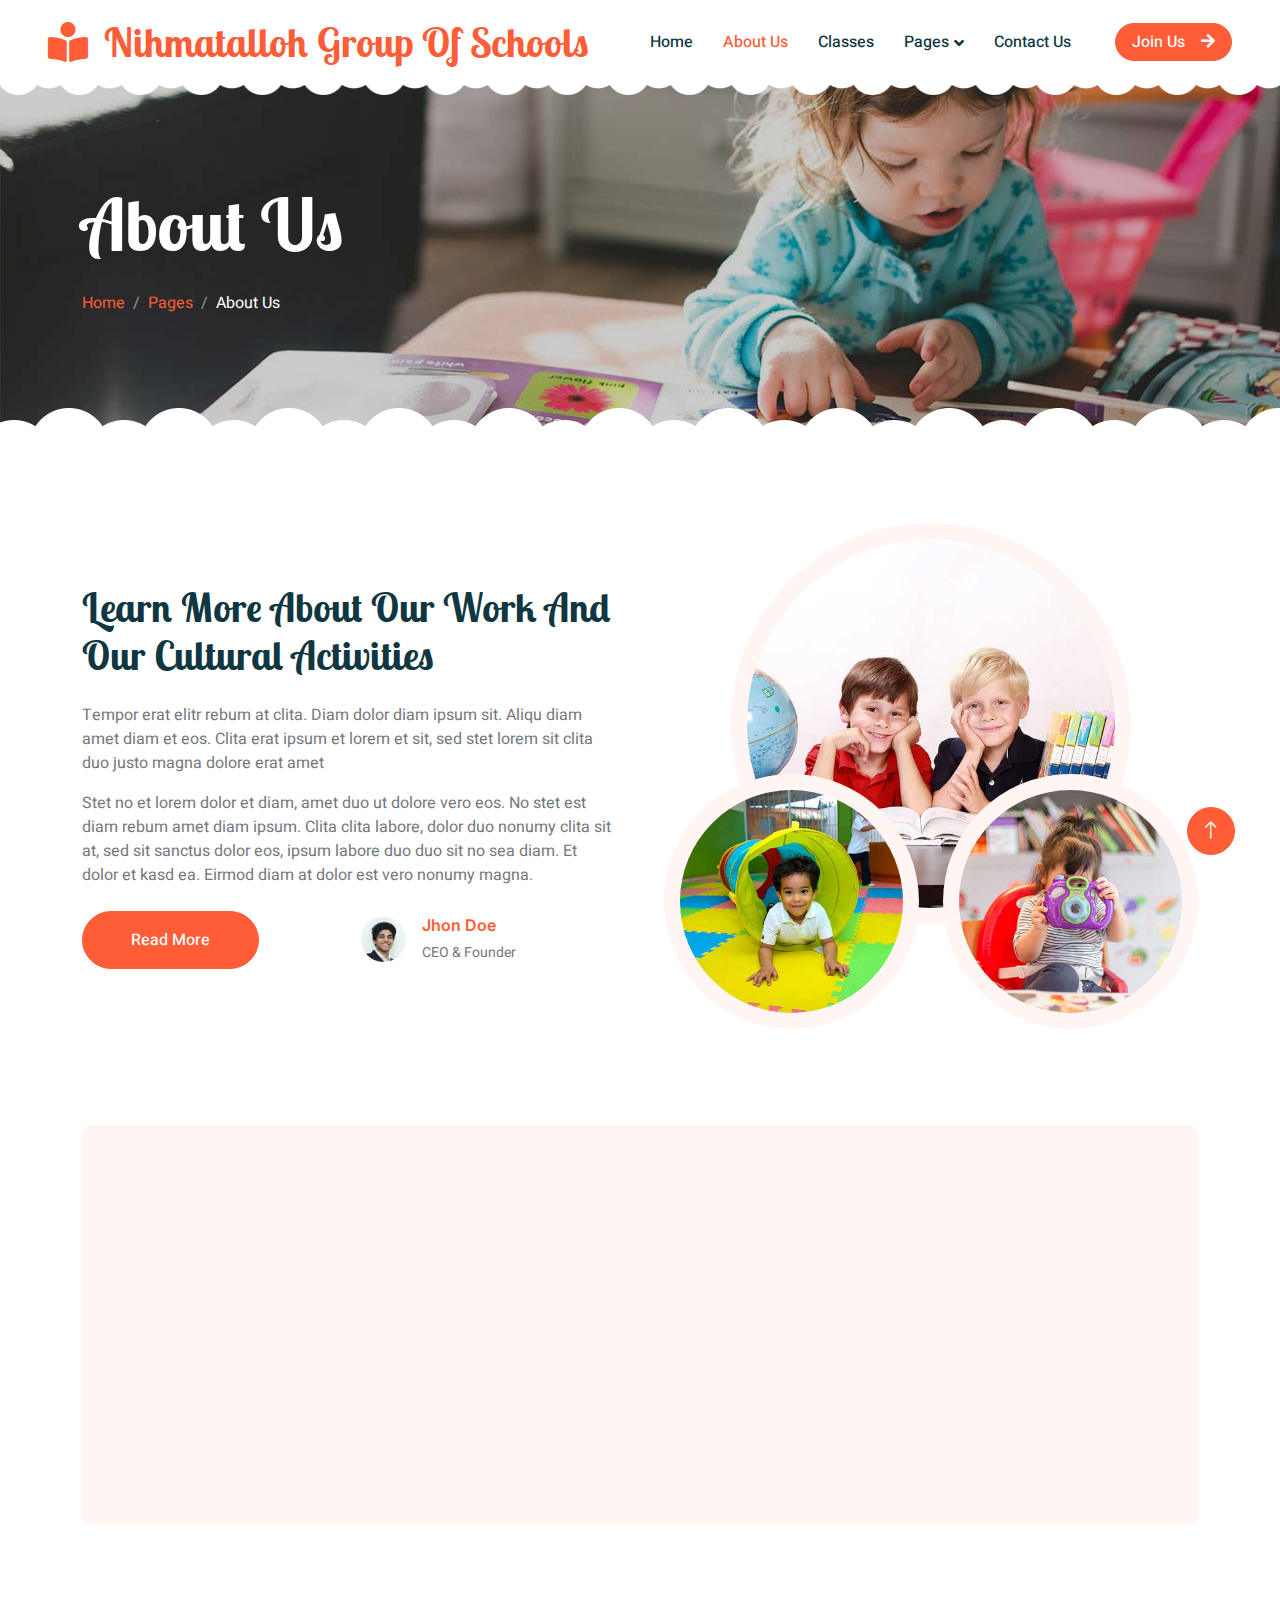
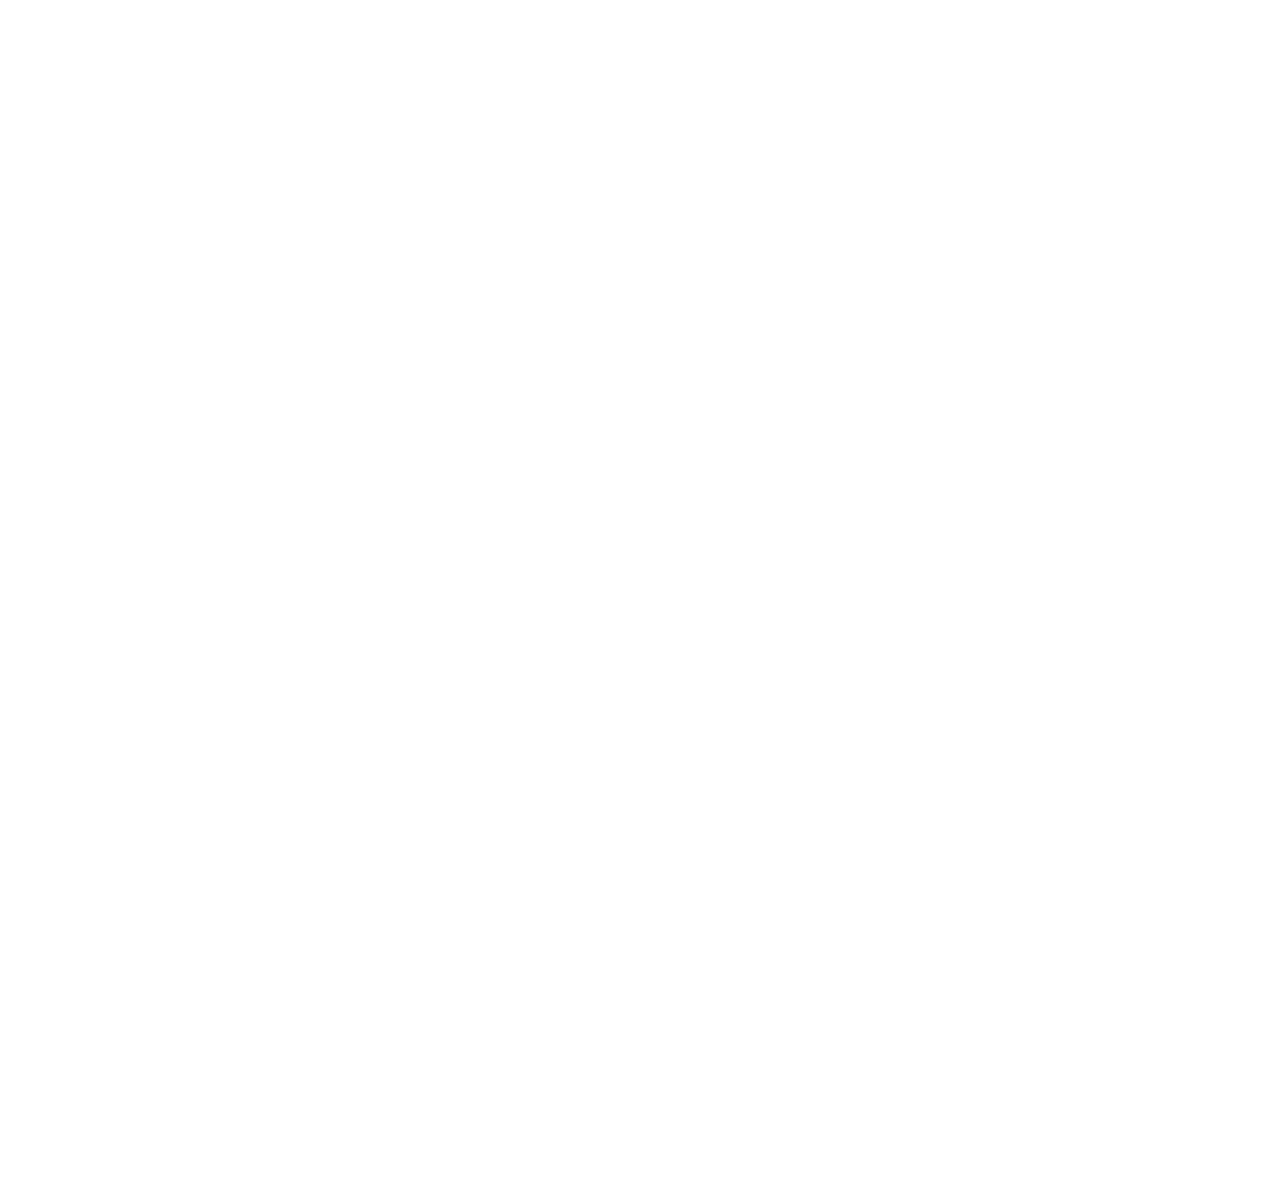
<file: about.html>
<!DOCTYPE html>
<html lang="en">

<head>
    <meta charset="utf-8">
    <title>Nihmatalloh Group Of Schools</title>
    <meta content="width=device-width, initial-scale=1.0" name="viewport">
    <meta content="" name="keywords">
    <meta content="" name="description">

    <!-- Favicon -->
    <link href="img/favicon.ico" rel="icon">

    <!-- Google Web Fonts -->
    <link rel="preconnect" href="https://fonts.googleapis.com">
    <link rel="preconnect" href="https://fonts.gstatic.com" crossorigin>
    <link href="https://fonts.googleapis.com/css2?family=Heebo:wght@400;500;600&family=Inter:wght@600&family=Lobster+Two:wght@700&display=swap" rel="stylesheet">
    
    <!-- Icon Font Stylesheet -->
    <link href="https://cdnjs.cloudflare.com/ajax/libs/font-awesome/5.10.0/css/all.min.css" rel="stylesheet">
    <link href="https://cdn.jsdelivr.net/npm/bootstrap-icons@1.4.1/font/bootstrap-icons.css" rel="stylesheet">

    <!-- Libraries Stylesheeet -->
    <link href="lib/animate/animate.min.css" rel="stylesheet">
    <link href="lib/owlcarousel/assets/owl.carousel.min.css" rel="stylesheet">

    <!-- Customized Bootstrap Stylesheet -->
    <link href="css/bootstrap.min.css" rel="stylesheet">

    <!-- Template Stylesheet -->
    <link href="css/style.css" rel="stylesheet">
</head>

<body>
    <div class="container-xxl bg-white p-0">
        <!-- Spinner Start -->
        <div id="spinner" class="show bg-white position-fixed translate-middle w-100 vh-100 top-50 start-50 d-flex align-items-center justify-content-center">
            <div class="spinner-border text-primary" style="width: 3rem; height: 3rem;" role="status">
                <span class="sr-only">Loading...</span>
            </div>
        </div>
        <!-- Spinner End -->


        <!-- Navbar Start -->
        <nav class="navbar navbar-expand-lg bg-white navbar-light sticky-top px-4 px-lg-5 py-lg-0">
            <a href="index.html" class="navbar-brand">
                <h1 class="m-0 text-primary"><i class="fa fa-book-reader me-3"></i>Nihmatalloh Group Of Schools</h1>
            </a>
            <button type="button" class="navbar-toggler" data-bs-toggle="collapse" data-bs-target="#navbarCollapse">
                <span class="navbar-toggler-icon"></span>
            </button>
            <div class="collapse navbar-collapse" id="navbarCollapse">
                <div class="navbar-nav mx-auto">
                    <a href="index.html" class="nav-item nav-link">Home</a>
                    <a href="about.html" class="nav-item nav-link active">About Us</a>
                    <a href="classes.html" class="nav-item nav-link">Classes</a>
                    <div class="nav-item dropdown">
                        <a href="#" class="nav-link dropdown-toggle" data-bs-toggle="dropdown">Pages</a>
                        <div class="dropdown-menu rounded-0 rounded-bottom border-0 shadow-sm m-0">
                            <a href="facility.html" class="dropdown-item">School Facilities</a>
                            <a href="team.html" class="dropdown-item">Popular Teachers</a>
                            <a href="call-to-action.html" class="dropdown-item">Become A Teachers</a>
                            <a href="appointment.html" class="dropdown-item">Make Appointment</a>
                            <a href="testimonial.html" class="dropdown-item">Testimonial</a>
                            <a href="404.html" class="dropdown-item">404 Error</a>
                        </div>
                    </div>
                    <a href="contact.html" class="nav-item nav-link">Contact Us</a>
                </div>
                <a href="" class="btn btn-primary rounded-pill px-3 d-none d-lg-block">Join Us<i class="fa fa-arrow-right ms-3"></i></a>
            </div>
        </nav>
        <!-- Navbar End -->


        <!-- Page Header End -->
        <div class="container-xxl py-5 page-header position-relative mb-5">
            <div class="container py-5">
                <h1 class="display-2 text-white animated slideInDown mb-4">About Us</h1>
                <nav aria-label="breadcrumb animated slideInDown">
                    <ol class="breadcrumb">
                        <li class="breadcrumb-item"><a href="#">Home</a></li>
                        <li class="breadcrumb-item"><a href="#">Pages</a></li>
                        <li class="breadcrumb-item text-white active" aria-current="page">About Us</li>
                    </ol>
                </nav>
            </div>
        </div>
        <!-- Page Header End -->


        <!-- About Start -->
        <div class="container-xxl py-5">
            <div class="container">
                <div class="row g-5 align-items-center">
                    <div class="col-lg-6 wow fadeInUp" data-wow-delay="0.1s">
                        <h1 class="mb-4">Learn More About Our Work And Our Cultural Activities</h1>
                        <p>Tempor erat elitr rebum at clita. Diam dolor diam ipsum sit. Aliqu diam amet diam et eos. Clita erat ipsum et lorem et sit, sed stet lorem sit clita duo justo magna dolore erat amet</p>
                        <p class="mb-4">Stet no et lorem dolor et diam, amet duo ut dolore vero eos. No stet est diam rebum amet diam ipsum. Clita clita labore, dolor duo nonumy clita sit at, sed sit sanctus dolor eos, ipsum labore duo duo sit no sea diam. Et dolor et kasd ea. Eirmod diam at dolor est vero nonumy magna.</p>
                        <div class="row g-4 align-items-center">
                            <div class="col-sm-6">
                                <a class="btn btn-primary rounded-pill py-3 px-5" href="">Read More</a>
                            </div>
                            <div class="col-sm-6">
                                <div class="d-flex align-items-center">
                                    <img class="rounded-circle flex-shrink-0" src="img/user.jpg" alt="" style="width: 45px; height: 45px;">
                                    <div class="ms-3">
                                        <h6 class="text-primary mb-1">Jhon Doe</h6>
                                        <small>CEO & Founder</small>
                                    </div>
                                </div>
                            </div>
                        </div>
                    </div>
                    <div class="col-lg-6 about-img wow fadeInUp" data-wow-delay="0.5s">
                        <div class="row">
                            <div class="col-12 text-center">
                                <img class="img-fluid w-75 rounded-circle bg-light p-3" src="img/about-1.jpg" alt="">
                            </div>
                            <div class="col-6 text-start" style="margin-top: -150px;">
                                <img class="img-fluid w-100 rounded-circle bg-light p-3" src="img/about-2.jpg" alt="">
                            </div>
                            <div class="col-6 text-end" style="margin-top: -150px;">
                                <img class="img-fluid w-100 rounded-circle bg-light p-3" src="img/about-3.jpg" alt="">
                            </div>
                        </div>
                    </div>
                </div>
            </div>
        </div>
        <!-- About End -->


        <!-- Call To Action Start -->
        <div class="container-xxl py-5">
            <div class="container">
                <div class="bg-light rounded">
                    <div class="row g-0">
                        <div class="col-lg-6 wow fadeIn" data-wow-delay="0.1s" style="min-height: 400px;">
                            <div class="position-relative h-100">
                                <img class="position-absolute w-100 h-100 rounded" src="img/call-to-action.jpg" style="object-fit: cover;">
                            </div>
                        </div>
                        <div class="col-lg-6 wow fadeIn" data-wow-delay="0.5s">
                            <div class="h-100 d-flex flex-column justify-content-center p-5">
                                <h1 class="mb-4">Become A Teacher</h1>
                                <p class="mb-4">Tempor erat elitr rebum at clita. Diam dolor diam ipsum sit. Aliqu diam amet diam et eos.
                                    Clita erat ipsum et lorem et sit, sed stet lorem sit clita duo justo magna dolore erat amet
                                </p>
                                <a class="btn btn-primary py-3 px-5" href="">Get Started Now<i class="fa fa-arrow-right ms-2"></i></a>
                            </div>
                        </div>
                    </div>
                </div>
            </div>
        </div>
        <!-- Call To Action End -->


        <!-- Team Start -->
        <div class="container-xxl py-5">
            <div class="container">
                <div class="text-center mx-auto mb-5 wow fadeInUp" data-wow-delay="0.1s" style="max-width: 600px;">
                    <h1 class="mb-3">Popular Teachers</h1>
                    <p>Eirmod sed ipsum dolor sit rebum labore magna erat. Tempor ut dolore lorem kasd vero ipsum sit
                        eirmod sit. Ipsum diam justo sed rebum vero dolor duo.</p>
                </div>
                <div class="row g-4">
                    <div class="col-lg-4 col-md-6 wow fadeInUp" data-wow-delay="0.1s">
                        <div class="team-item position-relative">
                            <img class="img-fluid rounded-circle w-75" src="img/team-1.jpg" alt="">
                            <div class="team-text">
                                <h3>Full Name</h3>
                                <p>Designation</p>
                                <div class="d-flex align-items-center">
                                    <a class="btn btn-square btn-primary mx-1" href=""><i class="fab fa-facebook-f"></i></a>
                                    <a class="btn btn-square btn-primary  mx-1" href=""><i class="fab fa-twitter"></i></a>
                                    <a class="btn btn-square btn-primary  mx-1" href=""><i class="fab fa-instagram"></i></a>
                                </div>
                            </div>
                        </div>
                    </div>
                    <div class="col-lg-4 col-md-6 wow fadeInUp" data-wow-delay="0.3s">
                        <div class="team-item position-relative">
                            <img class="img-fluid rounded-circle w-75" src="img/team-2.jpg" alt="">
                            <div class="team-text">
                                <h3>Full Name</h3>
                                <p>Designation</p>
                                <div class="d-flex align-items-center">
                                    <a class="btn btn-square btn-primary mx-1" href=""><i class="fab fa-facebook-f"></i></a>
                                    <a class="btn btn-square btn-primary  mx-1" href=""><i class="fab fa-twitter"></i></a>
                                    <a class="btn btn-square btn-primary  mx-1" href=""><i class="fab fa-instagram"></i></a>
                                </div>
                            </div>
                        </div>
                    </div>
                    <div class="col-lg-4 col-md-6 wow fadeInUp" data-wow-delay="0.5s">
                        <div class="team-item position-relative">
                            <img class="img-fluid rounded-circle w-75" src="img/team-3.jpg" alt="">
                            <div class="team-text">
                                <h3>Full Name</h3>
                                <p>Designation</p>
                                <div class="d-flex align-items-center">
                                    <a class="btn btn-square btn-primary mx-1" href=""><i class="fab fa-facebook-f"></i></a>
                                    <a class="btn btn-square btn-primary  mx-1" href=""><i class="fab fa-twitter"></i></a>
                                    <a class="btn btn-square btn-primary  mx-1" href=""><i class="fab fa-instagram"></i></a>
                                </div>
                            </div>
                        </div>
                    </div>
                </div>
            </div>
        </div>
        <!-- Team End -->


        <!-- Footer Start -->
        <div class="container-fluid bg-dark text-white-50 footer pt-5 mt-5 wow fadeIn" data-wow-delay="0.1s">
            <div class="container py-5">
                <div class="row g-5">
                    <div class="col-lg-3 col-md-6">
                        <h3 class="text-white mb-4">Get In Touch</h3>
                        <p class="mb-2"><i class="fa fa-map-marker-alt me-3"></i>123 Street, New York, USA</p>
                        <p class="mb-2"><i class="fa fa-phone-alt me-3"></i>+012 345 67890</p>
                        <p class="mb-2"><i class="fa fa-envelope me-3"></i>info@example.com</p>
                        <div class="d-flex pt-2">
                            <a class="btn btn-outline-light btn-social" href=""><i class="fab fa-twitter"></i></a>
                            <a class="btn btn-outline-light btn-social" href=""><i class="fab fa-facebook-f"></i></a>
                            <a class="btn btn-outline-light btn-social" href=""><i class="fab fa-youtube"></i></a>
                            <a class="btn btn-outline-light btn-social" href=""><i class="fab fa-linkedin-in"></i></a>
                        </div>
                    </div>
                    <div class="col-lg-3 col-md-6">
                        <h3 class="text-white mb-4">Quick Links</h3>
                        <a class="btn btn-link text-white-50" href="">About Us</a>
                        <a class="btn btn-link text-white-50" href="">Contact Us</a>
                        <a class="btn btn-link text-white-50" href="">Our Services</a>
                        <a class="btn btn-link text-white-50" href="">Privacy Policy</a>
                        <a class="btn btn-link text-white-50" href="">Terms & Condition</a>
                    </div>
                    <div class="col-lg-3 col-md-6">
                        <h3 class="text-white mb-4">Photo Gallery</h3>
                        <div class="row g-2 pt-2">
                            <div class="col-4">
                                <img class="img-fluid rounded bg-light p-1" src="img/classes-1.jpg" alt="">
                            </div>
                            <div class="col-4">
                                <img class="img-fluid rounded bg-light p-1" src="img/classes-2.jpg" alt="">
                            </div>
                            <div class="col-4">
                                <img class="img-fluid rounded bg-light p-1" src="img/classes-3.jpg" alt="">
                            </div>
                            <div class="col-4">
                                <img class="img-fluid rounded bg-light p-1" src="img/classes-4.jpg" alt="">
                            </div>
                            <div class="col-4">
                                <img class="img-fluid rounded bg-light p-1" src="img/classes-5.jpg" alt="">
                            </div>
                            <div class="col-4">
                                <img class="img-fluid rounded bg-light p-1" src="img/classes-6.jpg" alt="">
                            </div>
                        </div>
                    </div>
                    <div class="col-lg-3 col-md-6">
                        <h3 class="text-white mb-4">Newsletter</h3>
                        <p>Dolor amet sit justo amet elitr clita ipsum elitr est.</p>
                        <div class="position-relative mx-auto" style="max-width: 400px;">
                            <input class="form-control bg-transparent w-100 py-3 ps-4 pe-5" type="text" placeholder="Your email">
                            <button type="button" class="btn btn-primary py-2 position-absolute top-0 end-0 mt-2 me-2">SignUp</button>
                        </div>
                    </div>
                </div>
            </div>
            <div class="container">
                <div class="copyright">
                    <div class="row">
                        <div class="col-md-6 text-center text-md-start mb-3 mb-md-0">
                            &copy; <a class="border-bottom" href="#">Your Site Name</a>, All Right Reserved. 
							
							<!--/*** This template is free as long as you keep the footer author’s credit link/attribution link/backlink. If you'd like to use the template without the footer author’s credit link/attribution link/backlink, you can purchase the Credit Removal License from "https://htmlcodex.com/credit-removal". Thank you for your support. ***/-->
							Designed By <a class="border-bottom" href="https://htmlcodex.com">HTML Codex</a>
                        </div>
                        <div class="col-md-6 text-center text-md-end">
                            <div class="footer-menu">
                                <a href="">Home</a>
                                <a href="">Cookies</a>
                                <a href="">Help</a>
                                <a href="">FQAs</a>
                            </div>
                        </div>
                    </div>
                </div>
            </div>
        </div>
        <!-- Footer End -->


        <!-- Back to Top -->
        <a href="#" class="btn btn-lg btn-primary btn-lg-square back-to-top"><i class="bi bi-arrow-up"></i></a>
    </div>

    <!-- JavaScript Libraries -->
    <script src="https://code.jquery.com/jquery-3.4.1.min.js"></script>
    <script src="https://cdn.jsdelivr.net/npm/bootstrap@5.0.0/dist/js/bootstrap.bundle.min.js"></script>
    <script src="lib/wow/wow.min.js"></script>
    <script src="lib/easing/easing.min.js"></script>
    <script src="lib/waypoints/waypoints.min.js"></script>
    <script src="lib/owlcarousel/owl.carousel.min.js"></script>

    <!-- Template Javascript -->
    <script src="js/main.js"></script>
</body>

</html>
</file>
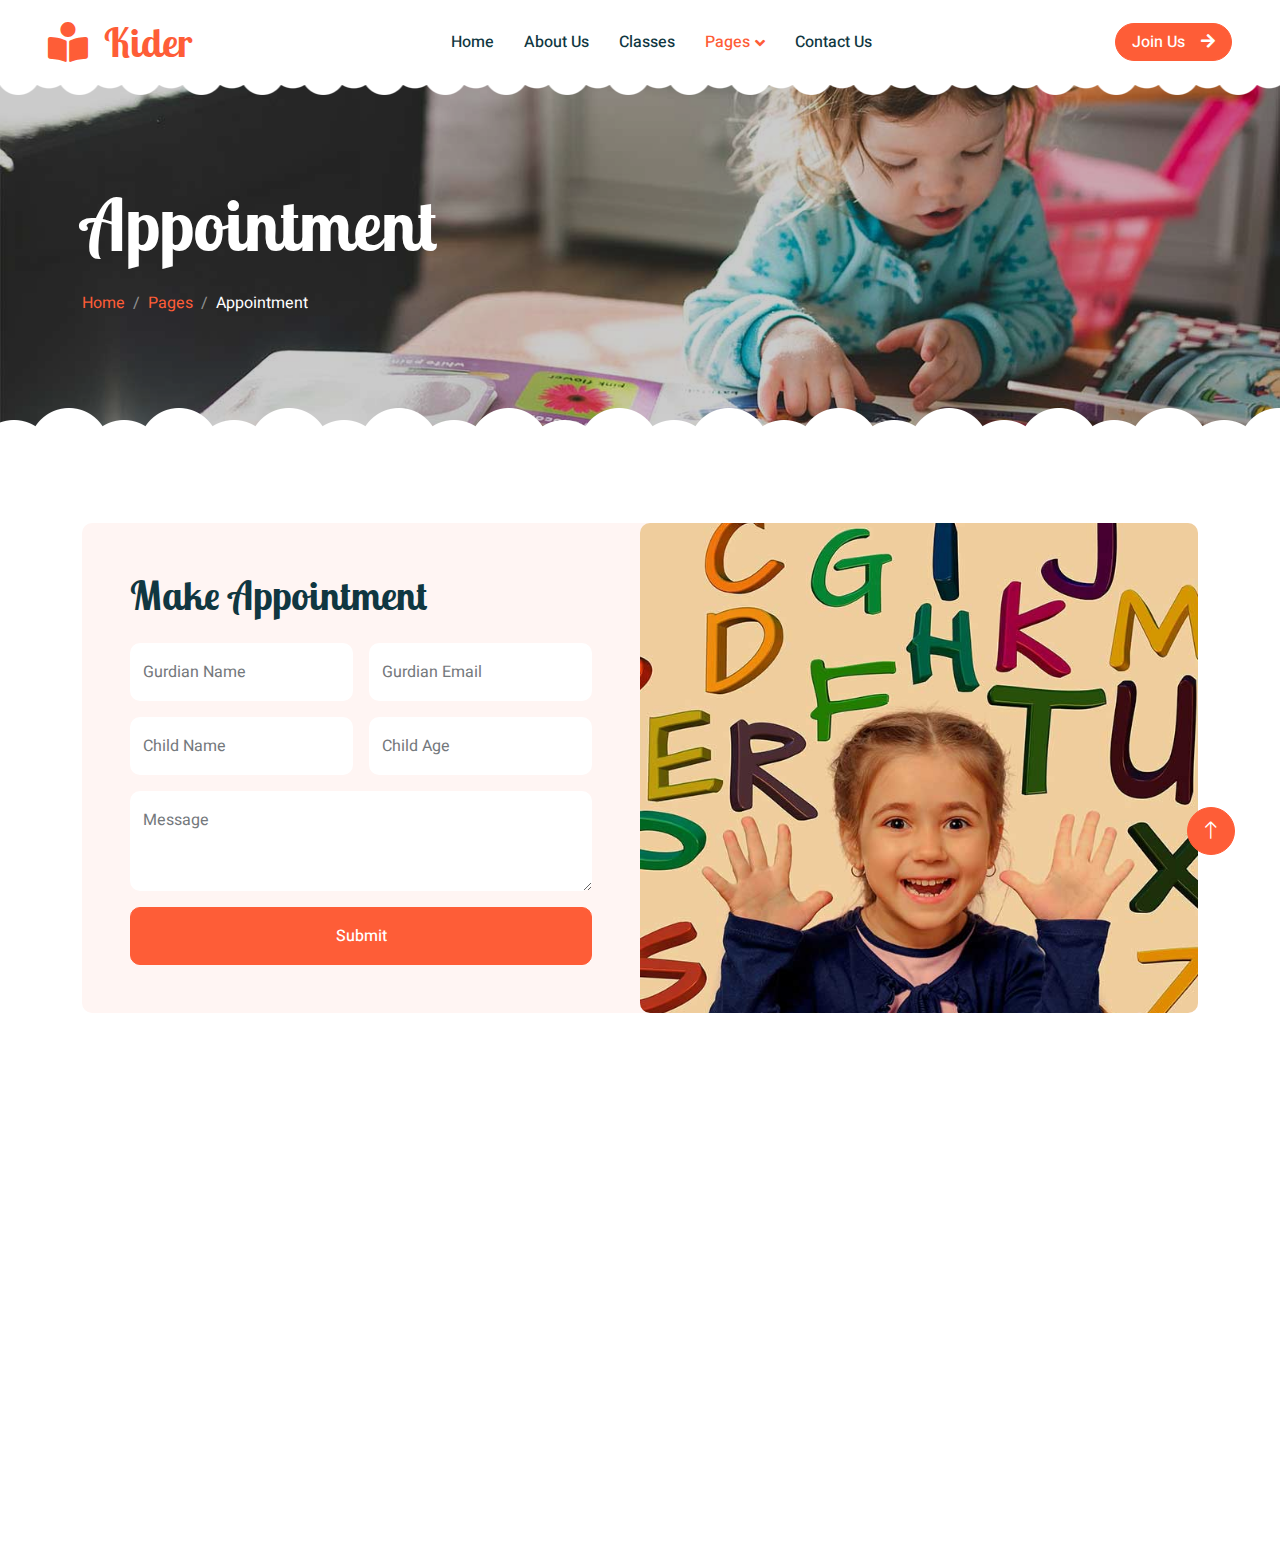
<file: appointment.html>
<!DOCTYPE html>
<html lang="en">

<head>
    <meta charset="utf-8">
    <title>Kider - Preschool Website Template</title>
    <meta content="width=device-width, initial-scale=1.0" name="viewport">
    <meta content="" name="keywords">
    <meta content="" name="description">

    <!-- Favicon -->
    <link href="img/favicon.ico" rel="icon">

    <!-- Google Web Fonts -->
    <link rel="preconnect" href="https://fonts.googleapis.com">
    <link rel="preconnect" href="https://fonts.gstatic.com" crossorigin>
    <link href="https://fonts.googleapis.com/css2?family=Heebo:wght@400;500;600&family=Inter:wght@600&family=Lobster+Two:wght@700&display=swap" rel="stylesheet">
    
    <!-- Icon Font Stylesheet -->
    <link href="https://cdnjs.cloudflare.com/ajax/libs/font-awesome/5.10.0/css/all.min.css" rel="stylesheet">
    <link href="https://cdn.jsdelivr.net/npm/bootstrap-icons@1.4.1/font/bootstrap-icons.css" rel="stylesheet">

    <!-- Libraries Stylesheet -->
    <link href="lib/animate/animate.min.css" rel="stylesheet">
    <link href="lib/owlcarousel/assets/owl.carousel.min.css" rel="stylesheet">

    <!-- Customized Bootstrap Stylesheet -->
    <link href="css/bootstrap.min.css" rel="stylesheet">

    <!-- Template Stylesheet -->
    <link href="css/style.css" rel="stylesheet">
</head>

<body>
    <div class="container-xxl bg-white p-0">
        <!-- Spinner Start -->
        <div id="spinner" class="show bg-white position-fixed translate-middle w-100 vh-100 top-50 start-50 d-flex align-items-center justify-content-center">
            <div class="spinner-border text-primary" style="width: 3rem; height: 3rem;" role="status">
                <span class="sr-only">Loading...</span>
            </div>
        </div>
        <!-- Spinner End -->


        <!-- Navbar Start -->
        <nav class="navbar navbar-expand-lg bg-white navbar-light sticky-top px-4 px-lg-5 py-lg-0">
            <a href="index.html" class="navbar-brand">
                <h1 class="m-0 text-primary"><i class="fa fa-book-reader me-3"></i>Kider</h1>
            </a>
            <button type="button" class="navbar-toggler" data-bs-toggle="collapse" data-bs-target="#navbarCollapse">
                <span class="navbar-toggler-icon"></span>
            </button>
            <div class="collapse navbar-collapse" id="navbarCollapse">
                <div class="navbar-nav mx-auto">
                    <a href="index.html" class="nav-item nav-link">Home</a>
                    <a href="about.html" class="nav-item nav-link">About Us</a>
                    <a href="classes.html" class="nav-item nav-link">Classes</a>
                    <div class="nav-item dropdown">
                        <a href="#" class="nav-link dropdown-toggle active" data-bs-toggle="dropdown">Pages</a>
                        <div class="dropdown-menu rounded-0 rounded-bottom border-0 shadow-sm m-0">
                            <a href="facility.html" class="dropdown-item">School Facilities</a>
                            <a href="team.html" class="dropdown-item">Popular Teachers</a>
                            <a href="call-to-action.html" class="dropdown-item">Become A Teachers</a>
                            <a href="appointment.html" class="dropdown-item active">Make Appointment</a>
                            <a href="testimonial.html" class="dropdown-item">Testimonial</a>
                            <a href="404.html" class="dropdown-item">404 Error</a>
                        </div>
                    </div>
                    <a href="contact.html" class="nav-item nav-link">Contact Us</a>
                </div>
                <a href="" class="btn btn-primary rounded-pill px-3 d-none d-lg-block">Join Us<i class="fa fa-arrow-right ms-3"></i></a>
            </div>
        </nav>
        <!-- Navbar End -->


        <!-- Page Header End -->
        <div class="container-xxl py-5 page-header position-relative mb-5">
            <div class="container py-5">
                <h1 class="display-2 text-white animated slideInDown mb-4">Appointment</h1>
                <nav aria-label="breadcrumb animated slideInDown">
                    <ol class="breadcrumb">
                        <li class="breadcrumb-item"><a href="#">Home</a></li>
                        <li class="breadcrumb-item"><a href="#">Pages</a></li>
                        <li class="breadcrumb-item text-white active" aria-current="page">Appointment</li>
                    </ol>
                </nav>
            </div>
        </div>
        <!-- Page Header End -->


        <!-- Appointment Start -->
        <div class="container-xxl py-5">
            <div class="container">
                <div class="bg-light rounded">
                    <div class="row g-0">
                        <div class="col-lg-6 wow fadeIn" data-wow-delay="0.1s">
                            <div class="h-100 d-flex flex-column justify-content-center p-5">
                                <h1 class="mb-4">Make Appointment</h1>
                                <form>
                                    <div class="row g-3">
                                        <div class="col-sm-6">
                                            <div class="form-floating">
                                                <input type="text" class="form-control border-0" id="gname" placeholder="Gurdian Name">
                                                <label for="gname">Gurdian Name</label>
                                            </div>
                                        </div>
                                        <div class="col-sm-6">
                                            <div class="form-floating">
                                                <input type="email" class="form-control border-0" id="gmail" placeholder="Gurdian Email">
                                                <label for="gmail">Gurdian Email</label>
                                            </div>
                                        </div>
                                        <div class="col-sm-6">
                                            <div class="form-floating">
                                                <input type="text" class="form-control border-0" id="cname" placeholder="Child Name">
                                                <label for="cname">Child Name</label>
                                            </div>
                                        </div>
                                        <div class="col-sm-6">
                                            <div class="form-floating">
                                                <input type="text" class="form-control border-0" id="cage" placeholder="Child Age">
                                                <label for="cage">Child Age</label>
                                            </div>
                                        </div>
                                        <div class="col-12">
                                            <div class="form-floating">
                                                <textarea class="form-control border-0" placeholder="Leave a message here" id="message" style="height: 100px"></textarea>
                                                <label for="message">Message</label>
                                            </div>
                                        </div>
                                        <div class="col-12">
                                            <button class="btn btn-primary w-100 py-3" type="submit">Submit</button>
                                        </div>
                                    </div>
                                </form>
                            </div>
                        </div>
                        <div class="col-lg-6 wow fadeIn" data-wow-delay="0.5s" style="min-height: 400px;">
                            <div class="position-relative h-100">
                                <img class="position-absolute w-100 h-100 rounded" src="img/appointment.jpg" style="object-fit: cover;">
                            </div>
                        </div>
                    </div>
                </div>
            </div>
        </div>
        <!-- Appointment End -->


        <!-- Footer Start -->
        <div class="container-fluid bg-dark text-white-50 footer pt-5 mt-5 wow fadeIn" data-wow-delay="0.1s">
            <div class="container py-5">
                <div class="row g-5">
                    <div class="col-lg-3 col-md-6">
                        <h3 class="text-white mb-4">Get In Touch</h3>
                        <p class="mb-2"><i class="fa fa-map-marker-alt me-3"></i>123 Street, New York, USA</p>
                        <p class="mb-2"><i class="fa fa-phone-alt me-3"></i>+012 345 67890</p>
                        <p class="mb-2"><i class="fa fa-envelope me-3"></i>info@example.com</p>
                        <div class="d-flex pt-2">
                            <a class="btn btn-outline-light btn-social" href=""><i class="fab fa-twitter"></i></a>
                            <a class="btn btn-outline-light btn-social" href=""><i class="fab fa-facebook-f"></i></a>
                            <a class="btn btn-outline-light btn-social" href=""><i class="fab fa-youtube"></i></a>
                            <a class="btn btn-outline-light btn-social" href=""><i class="fab fa-linkedin-in"></i></a>
                        </div>
                    </div>
                    <div class="col-lg-3 col-md-6">
                        <h3 class="text-white mb-4">Quick Links</h3>
                        <a class="btn btn-link text-white-50" href="">About Us</a>
                        <a class="btn btn-link text-white-50" href="">Contact Us</a>
                        <a class="btn btn-link text-white-50" href="">Our Services</a>
                        <a class="btn btn-link text-white-50" href="">Privacy Policy</a>
                        <a class="btn btn-link text-white-50" href="">Terms & Condition</a>
                    </div>
                    <div class="col-lg-3 col-md-6">
                        <h3 class="text-white mb-4">Photo Gallery</h3>
                        <div class="row g-2 pt-2">
                            <div class="col-4">
                                <img class="img-fluid rounded bg-light p-1" src="img/classes-1.jpg" alt="">
                            </div>
                            <div class="col-4">
                                <img class="img-fluid rounded bg-light p-1" src="img/classes-2.jpg" alt="">
                            </div>
                            <div class="col-4">
                                <img class="img-fluid rounded bg-light p-1" src="img/classes-3.jpg" alt="">
                            </div>
                            <div class="col-4">
                                <img class="img-fluid rounded bg-light p-1" src="img/classes-4.jpg" alt="">
                            </div>
                            <div class="col-4">
                                <img class="img-fluid rounded bg-light p-1" src="img/classes-5.jpg" alt="">
                            </div>
                            <div class="col-4">
                                <img class="img-fluid rounded bg-light p-1" src="img/classes-6.jpg" alt="">
                            </div>
                        </div>
                    </div>
                    <div class="col-lg-3 col-md-6">
                        <h3 class="text-white mb-4">Newsletter</h3>
                        <p>Dolor amet sit justo amet elitr clita ipsum elitr est.</p>
                        <div class="position-relative mx-auto" style="max-width: 400px;">
                            <input class="form-control bg-transparent w-100 py-3 ps-4 pe-5" type="text" placeholder="Your email">
                            <button type="button" class="btn btn-primary py-2 position-absolute top-0 end-0 mt-2 me-2">SignUp</button>
                        </div>
                    </div>
                </div>
            </div>
            <div class="container">
                <div class="copyright">
                    <div class="row">
                        <div class="col-md-6 text-center text-md-start mb-3 mb-md-0">
                            &copy; <a class="border-bottom" href="#">Your Site Name</a>, All Right Reserved. 
							
							<!--/*** This template is free as long as you keep the footer author’s credit link/attribution link/backlink. If you'd like to use the template without the footer author’s credit link/attribution link/backlink, you can purchase the Credit Removal License from "https://htmlcodex.com/credit-removal". Thank you for your support. ***/-->
							Designed By <a class="border-bottom" href="https://htmlcodex.com">HTML Codex</a>
                        </div>
                        <div class="col-md-6 text-center text-md-end">
                            <div class="footer-menu">
                                <a href="">Home</a>
                                <a href="">Cookies</a>
                                <a href="">Help</a>
                                <a href="">FQAs</a>
                            </div>
                        </div>
                    </div>
                </div>
            </div>
        </div>
        <!-- Footer End -->


        <!-- Back to Top -->
        <a href="#" class="btn btn-lg btn-primary btn-lg-square back-to-top"><i class="bi bi-arrow-up"></i></a>
    </div>

    <!-- JavaScript Libraries -->
    <script src="https://code.jquery.com/jquery-3.4.1.min.js"></script>
    <script src="https://cdn.jsdelivr.net/npm/bootstrap@5.0.0/dist/js/bootstrap.bundle.min.js"></script>
    <script src="lib/wow/wow.min.js"></script>
    <script src="lib/easing/easing.min.js"></script>
    <script src="lib/waypoints/waypoints.min.js"></script>
    <script src="lib/owlcarousel/owl.carousel.min.js"></script>

    <!-- Template Javascript -->
    <script src="js/main.js"></script>
</body>

</html>
</file>
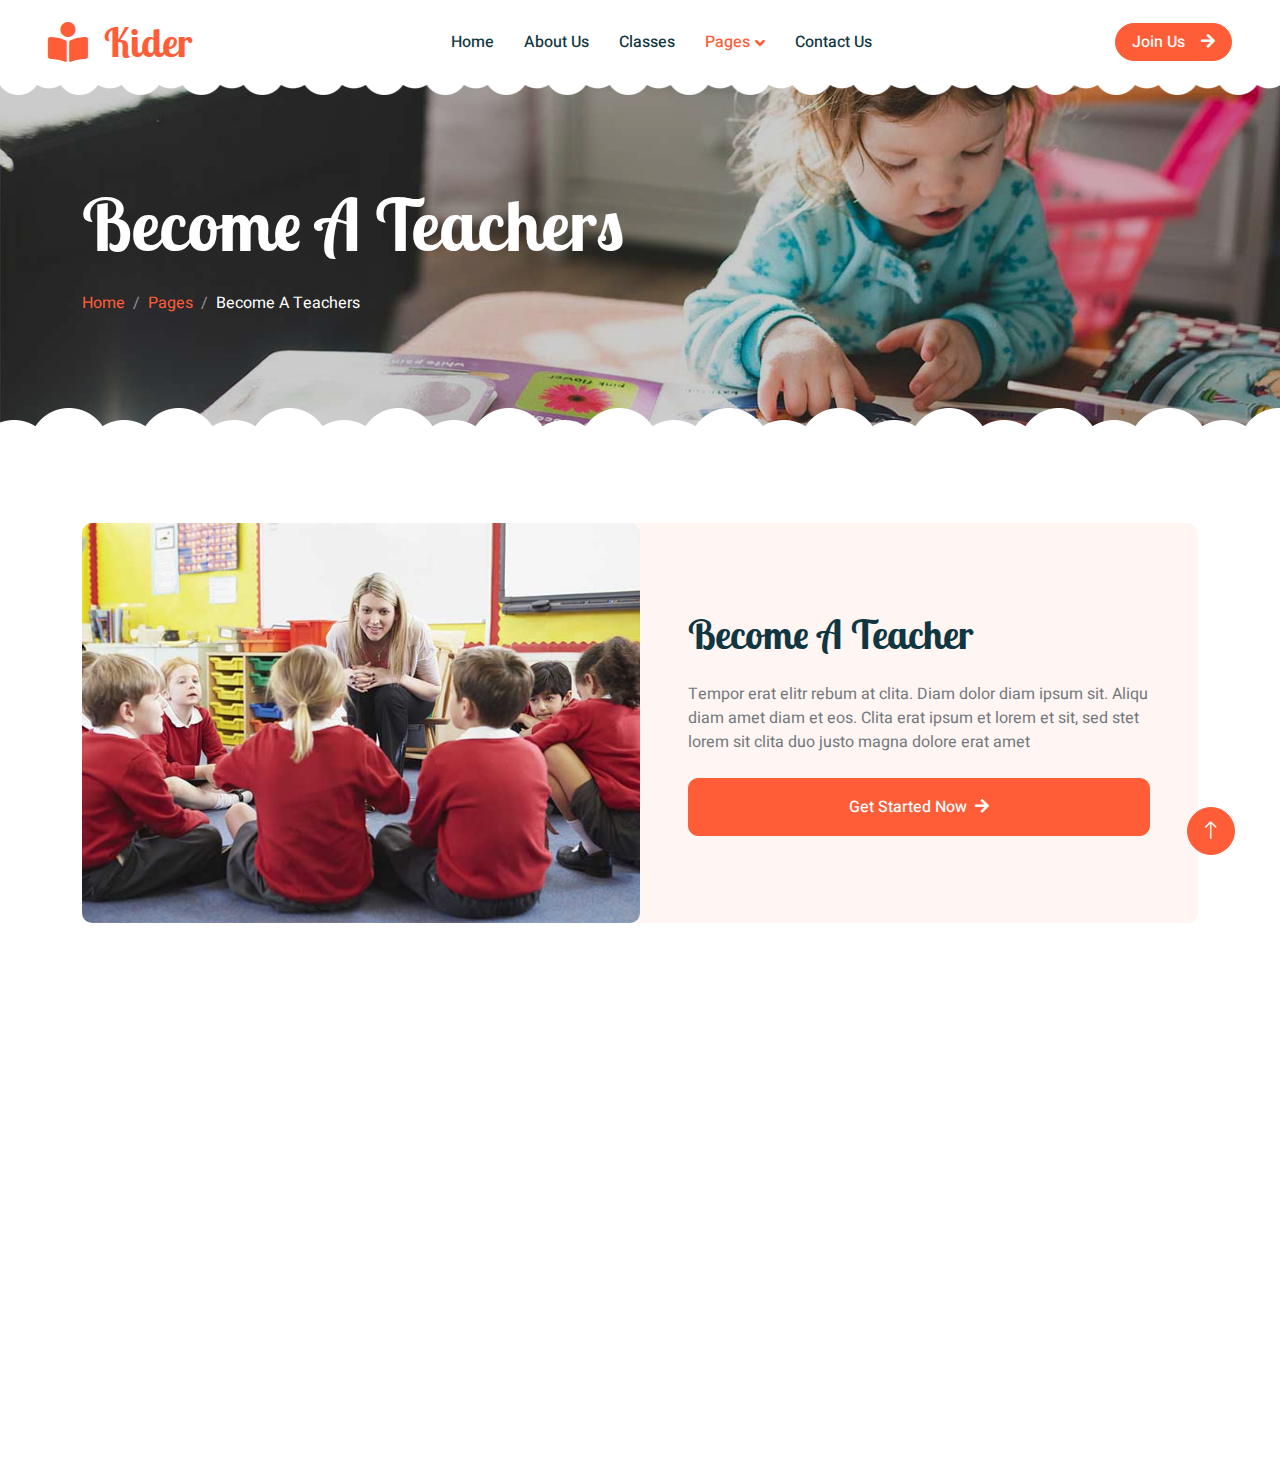
<file: call-to-action.html>
<!DOCTYPE html>
<html lang="en">

<head>
    <meta charset="utf-8">
    <title>Kider - Preschool Website Template</title>
    <meta content="width=device-width, initial-scale=1.0" name="viewport">
    <meta content="" name="keywords">
    <meta content="" name="description">

    <!-- Favicon -->
    <link href="img/favicon.ico" rel="icon">

    <!-- Google Web Fonts -->
    <link rel="preconnect" href="https://fonts.googleapis.com">
    <link rel="preconnect" href="https://fonts.gstatic.com" crossorigin>
    <link href="https://fonts.googleapis.com/css2?family=Heebo:wght@400;500;600&family=Inter:wght@600&family=Lobster+Two:wght@700&display=swap" rel="stylesheet">
    
    <!-- Icon Font Stylesheet -->
    <link href="https://cdnjs.cloudflare.com/ajax/libs/font-awesome/5.10.0/css/all.min.css" rel="stylesheet">
    <link href="https://cdn.jsdelivr.net/npm/bootstrap-icons@1.4.1/font/bootstrap-icons.css" rel="stylesheet">

    <!-- Libraries Stylesheet -->
    <link href="lib/animate/animate.min.css" rel="stylesheet">
    <link href="lib/owlcarousel/assets/owl.carousel.min.css" rel="stylesheet">

    <!-- Customized Bootstrap Stylesheet -->
    <link href="css/bootstrap.min.css" rel="stylesheet">

    <!-- Template Stylesheet -->
    <link href="css/style.css" rel="stylesheet">
</head>

<body>
    <div class="container-xxl bg-white p-0">
        <!-- Spinner Start -->
        <div id="spinner" class="show bg-white position-fixed translate-middle w-100 vh-100 top-50 start-50 d-flex align-items-center justify-content-center">
            <div class="spinner-border text-primary" style="width: 3rem; height: 3rem;" role="status">
                <span class="sr-only">Loading...</span>
            </div>
        </div>
        <!-- Spinner End -->


        <!-- Navbar Start -->
        <nav class="navbar navbar-expand-lg bg-white navbar-light sticky-top px-4 px-lg-5 py-lg-0">
            <a href="index.html" class="navbar-brand">
                <h1 class="m-0 text-primary"><i class="fa fa-book-reader me-3"></i>Kider</h1>
            </a>
            <button type="button" class="navbar-toggler" data-bs-toggle="collapse" data-bs-target="#navbarCollapse">
                <span class="navbar-toggler-icon"></span>
            </button>
            <div class="collapse navbar-collapse" id="navbarCollapse">
                <div class="navbar-nav mx-auto">
                    <a href="index.html" class="nav-item nav-link">Home</a>
                    <a href="about.html" class="nav-item nav-link">About Us</a>
                    <a href="classes.html" class="nav-item nav-link">Classes</a>
                    <div class="nav-item dropdown">
                        <a href="#" class="nav-link dropdown-toggle active" data-bs-toggle="dropdown">Pages</a>
                        <div class="dropdown-menu rounded-0 rounded-bottom border-0 shadow-sm m-0">
                            <a href="facility.html" class="dropdown-item">School Facilities</a>
                            <a href="team.html" class="dropdown-item">Popular Teachers</a>
                            <a href="call-to-action.html" class="dropdown-item active">Become A Teachers</a>
                            <a href="appointment.html" class="dropdown-item">Make Appointment</a>
                            <a href="testimonial.html" class="dropdown-item">Testimonial</a>
                            <a href="404.html" class="dropdown-item">404 Error</a>
                        </div>
                    </div>
                    <a href="contact.html" class="nav-item nav-link">Contact Us</a>
                </div>
                <a href="" class="btn btn-primary rounded-pill px-3 d-none d-lg-block">Join Us<i class="fa fa-arrow-right ms-3"></i></a>
            </div>
        </nav>
        <!-- Navbar End -->


        <!-- Page Header End -->
        <div class="container-xxl py-5 page-header position-relative mb-5">
            <div class="container py-5">
                <h1 class="display-2 text-white animated slideInDown mb-4">Become A Teachers</h1>
                <nav aria-label="breadcrumb animated slideInDown">
                    <ol class="breadcrumb">
                        <li class="breadcrumb-item"><a href="#">Home</a></li>
                        <li class="breadcrumb-item"><a href="#">Pages</a></li>
                        <li class="breadcrumb-item text-white active" aria-current="page">Become A Teachers</li>
                    </ol>
                </nav>
            </div>
        </div>
        <!-- Page Header End -->


        <!-- Call To Action Start -->
        <div class="container-xxl py-5">
            <div class="container">
                <div class="bg-light rounded">
                    <div class="row g-0">
                        <div class="col-lg-6 wow fadeIn" data-wow-delay="0.1s" style="min-height: 400px;">
                            <div class="position-relative h-100">
                                <img class="position-absolute w-100 h-100 rounded" src="img/call-to-action.jpg" style="object-fit: cover;">
                            </div>
                        </div>
                        <div class="col-lg-6 wow fadeIn" data-wow-delay="0.5s">
                            <div class="h-100 d-flex flex-column justify-content-center p-5">
                                <h1 class="mb-4">Become A Teacher</h1>
                                <p class="mb-4">Tempor erat elitr rebum at clita. Diam dolor diam ipsum sit. Aliqu diam amet diam et eos.
                                    Clita erat ipsum et lorem et sit, sed stet lorem sit clita duo justo magna dolore erat amet
                                </p>
                                <a class="btn btn-primary py-3 px-5" href="">Get Started Now<i class="fa fa-arrow-right ms-2"></i></a>
                            </div>
                        </div>
                    </div>
                </div>
            </div>
        </div>
        <!-- Call To Action End -->


        <!-- Footer Start -->
        <div class="container-fluid bg-dark text-white-50 footer pt-5 mt-5 wow fadeIn" data-wow-delay="0.1s">
            <div class="container py-5">
                <div class="row g-5">
                    <div class="col-lg-3 col-md-6">
                        <h3 class="text-white mb-4">Get In Touch</h3>
                        <p class="mb-2"><i class="fa fa-map-marker-alt me-3"></i>123 Street, New York, USA</p>
                        <p class="mb-2"><i class="fa fa-phone-alt me-3"></i>+012 345 67890</p>
                        <p class="mb-2"><i class="fa fa-envelope me-3"></i>info@example.com</p>
                        <div class="d-flex pt-2">
                            <a class="btn btn-outline-light btn-social" href=""><i class="fab fa-twitter"></i></a>
                            <a class="btn btn-outline-light btn-social" href=""><i class="fab fa-facebook-f"></i></a>
                            <a class="btn btn-outline-light btn-social" href=""><i class="fab fa-youtube"></i></a>
                            <a class="btn btn-outline-light btn-social" href=""><i class="fab fa-linkedin-in"></i></a>
                        </div>
                    </div>
                    <div class="col-lg-3 col-md-6">
                        <h3 class="text-white mb-4">Quick Links</h3>
                        <a class="btn btn-link text-white-50" href="">About Us</a>
                        <a class="btn btn-link text-white-50" href="">Contact Us</a>
                        <a class="btn btn-link text-white-50" href="">Our Services</a>
                        <a class="btn btn-link text-white-50" href="">Privacy Policy</a>
                        <a class="btn btn-link text-white-50" href="">Terms & Condition</a>
                    </div>
                    <div class="col-lg-3 col-md-6">
                        <h3 class="text-white mb-4">Photo Gallery</h3>
                        <div class="row g-2 pt-2">
                            <div class="col-4">
                                <img class="img-fluid rounded bg-light p-1" src="img/classes-1.jpg" alt="">
                            </div>
                            <div class="col-4">
                                <img class="img-fluid rounded bg-light p-1" src="img/classes-2.jpg" alt="">
                            </div>
                            <div class="col-4">
                                <img class="img-fluid rounded bg-light p-1" src="img/classes-3.jpg" alt="">
                            </div>
                            <div class="col-4">
                                <img class="img-fluid rounded bg-light p-1" src="img/classes-4.jpg" alt="">
                            </div>
                            <div class="col-4">
                                <img class="img-fluid rounded bg-light p-1" src="img/classes-5.jpg" alt="">
                            </div>
                            <div class="col-4">
                                <img class="img-fluid rounded bg-light p-1" src="img/classes-6.jpg" alt="">
                            </div>
                        </div>
                    </div>
                    <div class="col-lg-3 col-md-6">
                        <h3 class="text-white mb-4">Newsletter</h3>
                        <p>Dolor amet sit justo amet elitr clita ipsum elitr est.</p>
                        <div class="position-relative mx-auto" style="max-width: 400px;">
                            <input class="form-control bg-transparent w-100 py-3 ps-4 pe-5" type="text" placeholder="Your email">
                            <button type="button" class="btn btn-primary py-2 position-absolute top-0 end-0 mt-2 me-2">SignUp</button>
                        </div>
                    </div>
                </div>
            </div>
            <div class="container">
                <div class="copyright">
                    <div class="row">
                        <div class="col-md-6 text-center text-md-start mb-3 mb-md-0">
                            &copy; <a class="border-bottom" href="#">Your Site Name</a>, All Right Reserved. 
							
							<!--/*** This template is free as long as you keep the footer author’s credit link/attribution link/backlink. If you'd like to use the template without the footer author’s credit link/attribution link/backlink, you can purchase the Credit Removal License from "https://htmlcodex.com/credit-removal". Thank you for your support. ***/-->
							Designed By <a class="border-bottom" href="https://htmlcodex.com">HTML Codex</a>
                        </div>
                        <div class="col-md-6 text-center text-md-end">
                            <div class="footer-menu">
                                <a href="">Home</a>
                                <a href="">Cookies</a>
                                <a href="">Help</a>
                                <a href="">FQAs</a>
                            </div>
                        </div>
                    </div>
                </div>
            </div>
        </div>
        <!-- Footer End -->


        <!-- Back to Top -->
        <a href="#" class="btn btn-lg btn-primary btn-lg-square back-to-top"><i class="bi bi-arrow-up"></i></a>
    </div>

    <!-- JavaScript Libraries -->
    <script src="https://code.jquery.com/jquery-3.4.1.min.js"></script>
    <script src="https://cdn.jsdelivr.net/npm/bootstrap@5.0.0/dist/js/bootstrap.bundle.min.js"></script>
    <script src="lib/wow/wow.min.js"></script>
    <script src="lib/easing/easing.min.js"></script>
    <script src="lib/waypoints/waypoints.min.js"></script>
    <script src="lib/owlcarousel/owl.carousel.min.js"></script>

    <!-- Template Javascript -->
    <script src="js/main.js"></script>
</body>

</html>
</file>
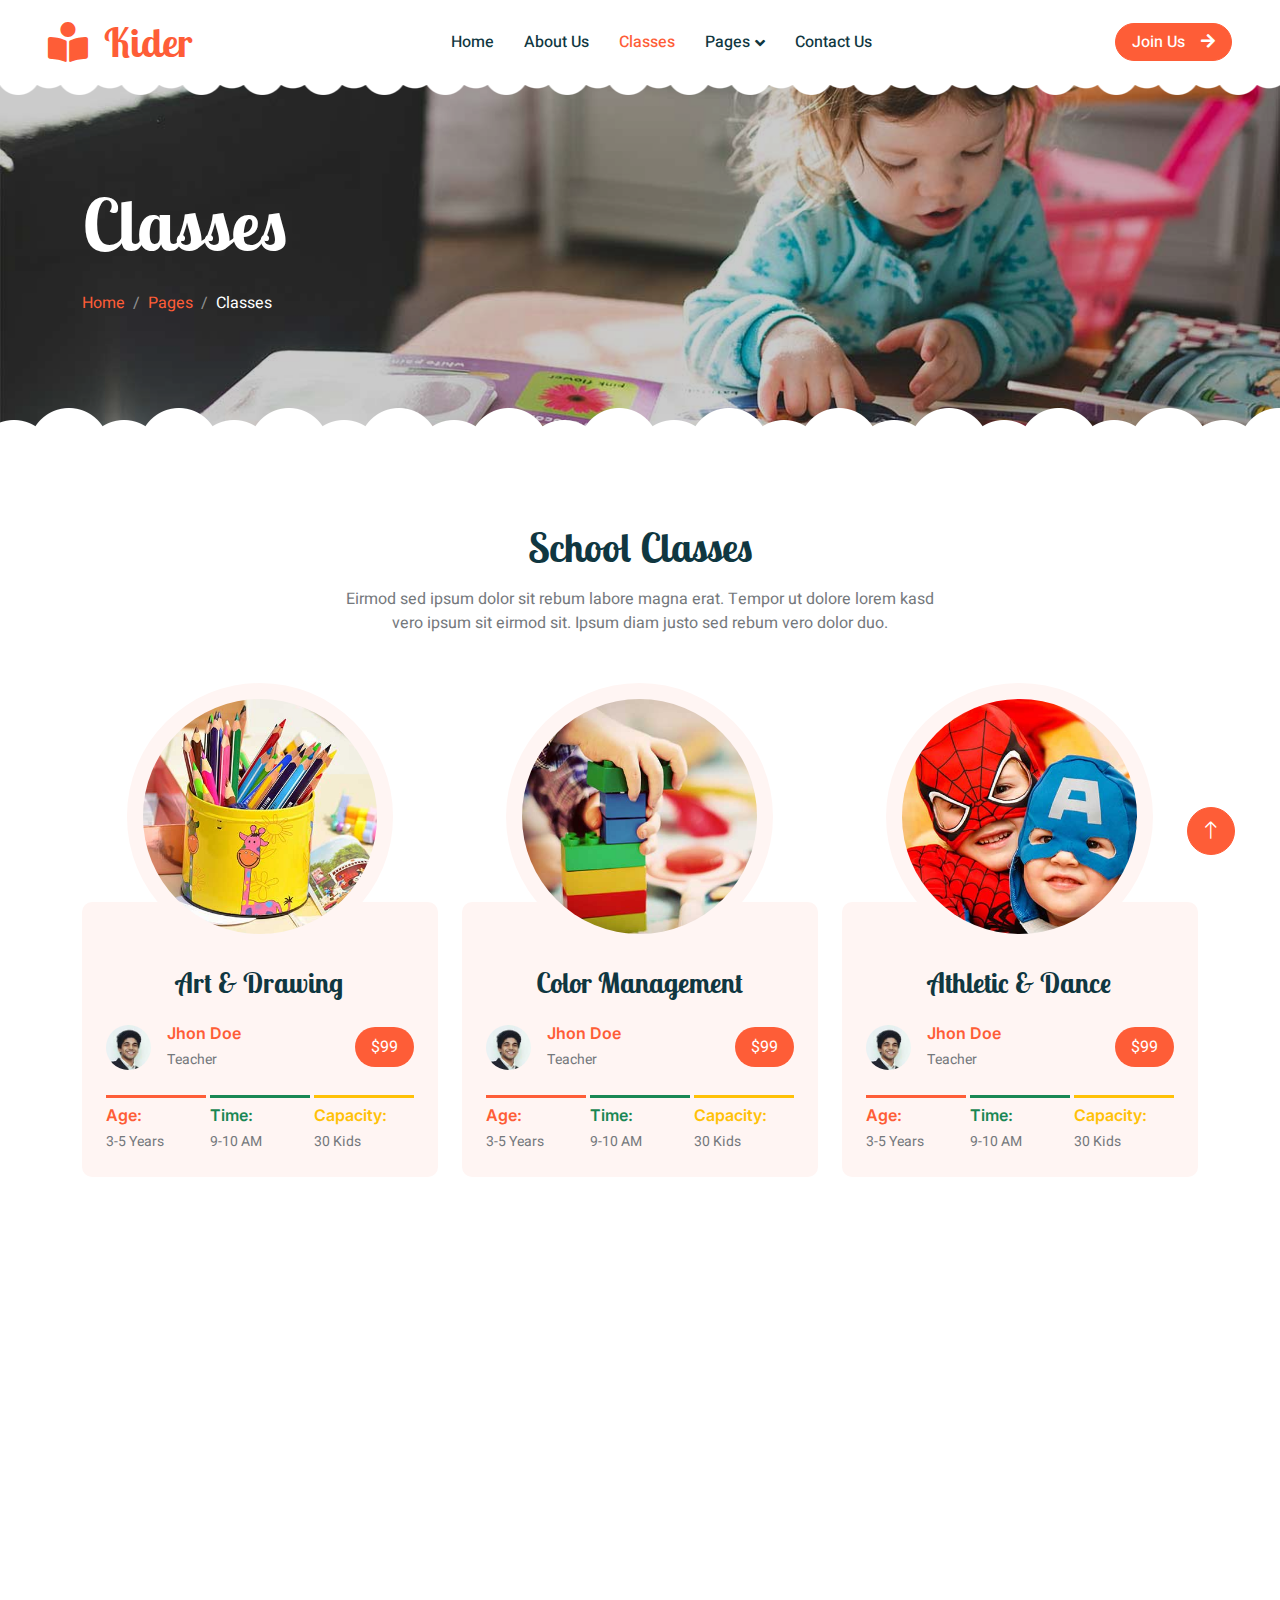
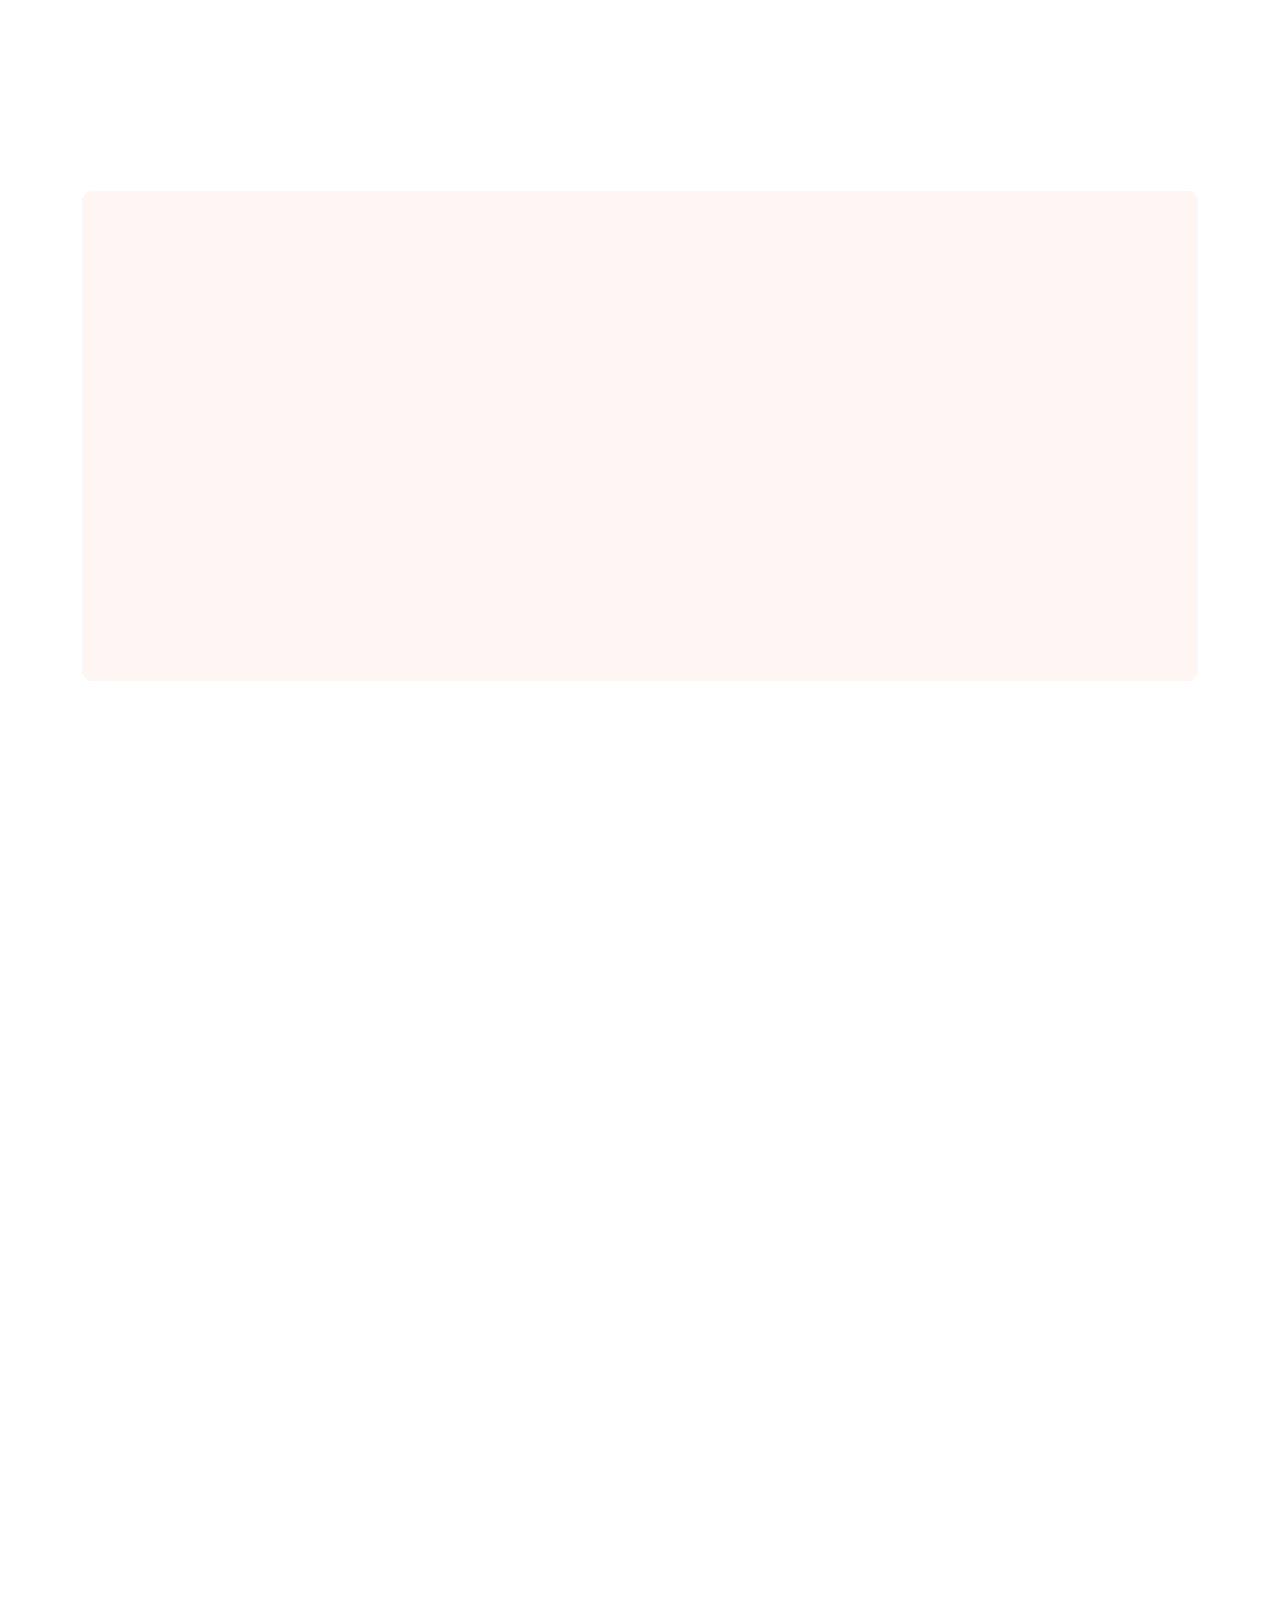
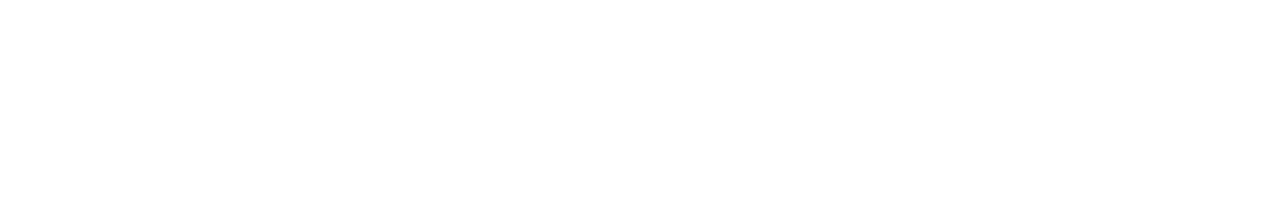
<file: classes.html>
<!DOCTYPE html>
<html lang="en">

<head>
    <meta charset="utf-8">
    <title>Kider - Preschool Website Template</title>
    <meta content="width=device-width, initial-scale=1.0" name="viewport">
    <meta content="" name="keywords">
    <meta content="" name="description">

    <!-- Favicon -->
    <link href="img/favicon.ico" rel="icon">

    <!-- Google Web Fonts -->
    <link rel="preconnect" href="https://fonts.googleapis.com">
    <link rel="preconnect" href="https://fonts.gstatic.com" crossorigin>
    <link href="https://fonts.googleapis.com/css2?family=Heebo:wght@400;500;600&family=Inter:wght@600&family=Lobster+Two:wght@700&display=swap" rel="stylesheet">
    
    <!-- Icon Font Stylesheet -->
    <link href="https://cdnjs.cloudflare.com/ajax/libs/font-awesome/5.10.0/css/all.min.css" rel="stylesheet">
    <link href="https://cdn.jsdelivr.net/npm/bootstrap-icons@1.4.1/font/bootstrap-icons.css" rel="stylesheet">

    <!-- Libraries Stylesheet -->
    <link href="lib/animate/animate.min.css" rel="stylesheet">
    <link href="lib/owlcarousel/assets/owl.carousel.min.css" rel="stylesheet">

    <!-- Customized Bootstrap Stylesheet -->
    <link href="css/bootstrap.min.css" rel="stylesheet">

    <!-- Template Stylesheet -->
    <link href="css/style.css" rel="stylesheet">
</head>

<body>
    <div class="container-xxl bg-white p-0">
        <!-- Spinner Start -->
        <div id="spinner" class="show bg-white position-fixed translate-middle w-100 vh-100 top-50 start-50 d-flex align-items-center justify-content-center">
            <div class="spinner-border text-primary" style="width: 3rem; height: 3rem;" role="status">
                <span class="sr-only">Loading...</span>
            </div>
        </div>
        <!-- Spinner End -->


        <!-- Navbar Start -->
        <nav class="navbar navbar-expand-lg bg-white navbar-light sticky-top px-4 px-lg-5 py-lg-0">
            <a href="index.html" class="navbar-brand">
                <h1 class="m-0 text-primary"><i class="fa fa-book-reader me-3"></i>Kider</h1>
            </a>
            <button type="button" class="navbar-toggler" data-bs-toggle="collapse" data-bs-target="#navbarCollapse">
                <span class="navbar-toggler-icon"></span>
            </button>
            <div class="collapse navbar-collapse" id="navbarCollapse">
                <div class="navbar-nav mx-auto">
                    <a href="index.html" class="nav-item nav-link">Home</a>
                    <a href="about.html" class="nav-item nav-link">About Us</a>
                    <a href="classes.html" class="nav-item nav-link active">Classes</a>
                    <div class="nav-item dropdown">
                        <a href="#" class="nav-link dropdown-toggle" data-bs-toggle="dropdown">Pages</a>
                        <div class="dropdown-menu rounded-0 rounded-bottom border-0 shadow-sm m-0">
                            <a href="facility.html" class="dropdown-item">School Facilities</a>
                            <a href="team.html" class="dropdown-item">Popular Teachers</a>
                            <a href="call-to-action.html" class="dropdown-item">Become A Teachers</a>
                            <a href="appointment.html" class="dropdown-item">Make Appointment</a>
                            <a href="testimonial.html" class="dropdown-item">Testimonial</a>
                            <a href="404.html" class="dropdown-item">404 Error</a>
                        </div>
                    </div>
                    <a href="contact.html" class="nav-item nav-link">Contact Us</a>
                </div>
                <a href="" class="btn btn-primary rounded-pill px-3 d-none d-lg-block">Join Us<i class="fa fa-arrow-right ms-3"></i></a>
            </div>
        </nav>
        <!-- Navbar End -->


        <!-- Page Header End -->
        <div class="container-xxl py-5 page-header position-relative mb-5">
            <div class="container py-5">
                <h1 class="display-2 text-white animated slideInDown mb-4">Classes</h1>
                <nav aria-label="breadcrumb animated slideInDown">
                    <ol class="breadcrumb">
                        <li class="breadcrumb-item"><a href="#">Home</a></li>
                        <li class="breadcrumb-item"><a href="#">Pages</a></li>
                        <li class="breadcrumb-item text-white active" aria-current="page">Classes</li>
                    </ol>
                </nav>
            </div>
        </div>
        <!-- Page Header End -->


        <!-- Classes Start -->
        <div class="container-xxl py-5">
            <div class="container">
                <div class="text-center mx-auto mb-5 wow fadeInUp" data-wow-delay="0.1s" style="max-width: 600px;">
                    <h1 class="mb-3">School Classes</h1>
                    <p>Eirmod sed ipsum dolor sit rebum labore magna erat. Tempor ut dolore lorem kasd vero ipsum sit eirmod sit. Ipsum diam justo sed rebum vero dolor duo.</p>
                </div>
                <div class="row g-4">
                    <div class="col-lg-4 col-md-6 wow fadeInUp" data-wow-delay="0.1s">
                        <div class="classes-item">
                            <div class="bg-light rounded-circle w-75 mx-auto p-3">
                                <img class="img-fluid rounded-circle" src="img/classes-1.jpg" alt="">
                            </div>
                            <div class="bg-light rounded p-4 pt-5 mt-n5">
                                <a class="d-block text-center h3 mt-3 mb-4" href="">Art & Drawing</a>
                                <div class="d-flex align-items-center justify-content-between mb-4">
                                    <div class="d-flex align-items-center">
                                        <img class="rounded-circle flex-shrink-0" src="img/user.jpg" alt="" style="width: 45px; height: 45px;">
                                        <div class="ms-3">
                                            <h6 class="text-primary mb-1">Jhon Doe</h6>
                                            <small>Teacher</small>
                                        </div>
                                    </div>
                                    <span class="bg-primary text-white rounded-pill py-2 px-3" href="">$99</span>
                                </div>
                                <div class="row g-1">
                                    <div class="col-4">
                                        <div class="border-top border-3 border-primary pt-2">
                                            <h6 class="text-primary mb-1">Age:</h6>
                                            <small>3-5 Years</small>
                                        </div>
                                    </div>
                                    <div class="col-4">
                                        <div class="border-top border-3 border-success pt-2">
                                            <h6 class="text-success mb-1">Time:</h6>
                                            <small>9-10 AM</small>
                                        </div>
                                    </div>
                                    <div class="col-4">
                                        <div class="border-top border-3 border-warning pt-2">
                                            <h6 class="text-warning mb-1">Capacity:</h6>
                                            <small>30 Kids</small>
                                        </div>
                                    </div>
                                </div>
                            </div>
                        </div>
                    </div>
                    <div class="col-lg-4 col-md-6 wow fadeInUp" data-wow-delay="0.3s">
                        <div class="classes-item">
                            <div class="bg-light rounded-circle w-75 mx-auto p-3">
                                <img class="img-fluid rounded-circle" src="img/classes-2.jpg" alt="">
                            </div>
                            <div class="bg-light rounded p-4 pt-5 mt-n5">
                                <a class="d-block text-center h3 mt-3 mb-4" href="">Color Management</a>
                                <div class="d-flex align-items-center justify-content-between mb-4">
                                    <div class="d-flex align-items-center">
                                        <img class="rounded-circle flex-shrink-0" src="img/user.jpg" alt="" style="width: 45px; height: 45px;">
                                        <div class="ms-3">
                                            <h6 class="text-primary mb-1">Jhon Doe</h6>
                                            <small>Teacher</small>
                                        </div>
                                    </div>
                                    <span class="bg-primary text-white rounded-pill py-2 px-3" href="">$99</span>
                                </div>
                                <div class="row g-1">
                                    <div class="col-4">
                                        <div class="border-top border-3 border-primary pt-2">
                                            <h6 class="text-primary mb-1">Age:</h6>
                                            <small>3-5 Years</small>
                                        </div>
                                    </div>
                                    <div class="col-4">
                                        <div class="border-top border-3 border-success pt-2">
                                            <h6 class="text-success mb-1">Time:</h6>
                                            <small>9-10 AM</small>
                                        </div>
                                    </div>
                                    <div class="col-4">
                                        <div class="border-top border-3 border-warning pt-2">
                                            <h6 class="text-warning mb-1">Capacity:</h6>
                                            <small>30 Kids</small>
                                        </div>
                                    </div>
                                </div>
                            </div>
                        </div>
                    </div>
                    <div class="col-lg-4 col-md-6 wow fadeInUp" data-wow-delay="0.5s">
                        <div class="classes-item">
                            <div class="bg-light rounded-circle w-75 mx-auto p-3">
                                <img class="img-fluid rounded-circle" src="img/classes-3.jpg" alt="">
                            </div>
                            <div class="bg-light rounded p-4 pt-5 mt-n5">
                                <a class="d-block text-center h3 mt-3 mb-4" href="">Athletic & Dance</a>
                                <div class="d-flex align-items-center justify-content-between mb-4">
                                    <div class="d-flex align-items-center">
                                        <img class="rounded-circle flex-shrink-0" src="img/user.jpg" alt="" style="width: 45px; height: 45px;">
                                        <div class="ms-3">
                                            <h6 class="text-primary mb-1">Jhon Doe</h6>
                                            <small>Teacher</small>
                                        </div>
                                    </div>
                                    <span class="bg-primary text-white rounded-pill py-2 px-3" href="">$99</span>
                                </div>
                                <div class="row g-1">
                                    <div class="col-4">
                                        <div class="border-top border-3 border-primary pt-2">
                                            <h6 class="text-primary mb-1">Age:</h6>
                                            <small>3-5 Years</small>
                                        </div>
                                    </div>
                                    <div class="col-4">
                                        <div class="border-top border-3 border-success pt-2">
                                            <h6 class="text-success mb-1">Time:</h6>
                                            <small>9-10 AM</small>
                                        </div>
                                    </div>
                                    <div class="col-4">
                                        <div class="border-top border-3 border-warning pt-2">
                                            <h6 class="text-warning mb-1">Capacity:</h6>
                                            <small>30 Kids</small>
                                        </div>
                                    </div>
                                </div>
                            </div>
                        </div>
                    </div>
                    <div class="col-lg-4 col-md-6 wow fadeInUp" data-wow-delay="0.1s">
                        <div class="classes-item">
                            <div class="bg-light rounded-circle w-75 mx-auto p-3">
                                <img class="img-fluid rounded-circle" src="img/classes-4.jpg" alt="">
                            </div>
                            <div class="bg-light rounded p-4 pt-5 mt-n5">
                                <a class="d-block text-center h3 mt-3 mb-4" href="">Language & Speaking</a>
                                <div class="d-flex align-items-center justify-content-between mb-4">
                                    <div class="d-flex align-items-center">
                                        <img class="rounded-circle flex-shrink-0" src="img/user.jpg" alt="" style="width: 45px; height: 45px;">
                                        <div class="ms-3">
                                            <h6 class="text-primary mb-1">Jhon Doe</h6>
                                            <small>Teacher</small>
                                        </div>
                                    </div>
                                    <span class="bg-primary text-white rounded-pill py-2 px-3" href="">$99</span>
                                </div>
                                <div class="row g-1">
                                    <div class="col-4">
                                        <div class="border-top border-3 border-primary pt-2">
                                            <h6 class="text-primary mb-1">Age:</h6>
                                            <small>3-5 Years</small>
                                        </div>
                                    </div>
                                    <div class="col-4">
                                        <div class="border-top border-3 border-success pt-2">
                                            <h6 class="text-success mb-1">Time:</h6>
                                            <small>9-10 AM</small>
                                        </div>
                                    </div>
                                    <div class="col-4">
                                        <div class="border-top border-3 border-warning pt-2">
                                            <h6 class="text-warning mb-1">Capacity:</h6>
                                            <small>30 Kids</small>
                                        </div>
                                    </div>
                                </div>
                            </div>
                        </div>
                    </div>
                    <div class="col-lg-4 col-md-6 wow fadeInUp" data-wow-delay="0.3s">
                        <div class="classes-item">
                            <div class="bg-light rounded-circle w-75 mx-auto p-3">
                                <img class="img-fluid rounded-circle" src="img/classes-5.jpg" alt="">
                            </div>
                            <div class="bg-light rounded p-4 pt-5 mt-n5">
                                <a class="d-block text-center h3 mt-3 mb-4" href="">Religion & History</a>
                                <div class="d-flex align-items-center justify-content-between mb-4">
                                    <div class="d-flex align-items-center">
                                        <img class="rounded-circle flex-shrink-0" src="img/user.jpg" alt="" style="width: 45px; height: 45px;">
                                        <div class="ms-3">
                                            <h6 class="text-primary mb-1">Jhon Doe</h6>
                                            <small>Teacher</small>
                                        </div>
                                    </div>
                                    <span class="bg-primary text-white rounded-pill py-2 px-3" href="">$99</span>
                                </div>
                                <div class="row g-1">
                                    <div class="col-4">
                                        <div class="border-top border-3 border-primary pt-2">
                                            <h6 class="text-primary mb-1">Age:</h6>
                                            <small>3-5 Years</small>
                                        </div>
                                    </div>
                                    <div class="col-4">
                                        <div class="border-top border-3 border-success pt-2">
                                            <h6 class="text-success mb-1">Time:</h6>
                                            <small>9-10 AM</small>
                                        </div>
                                    </div>
                                    <div class="col-4">
                                        <div class="border-top border-3 border-warning pt-2">
                                            <h6 class="text-warning mb-1">Capacity:</h6>
                                            <small>30 Kids</small>
                                        </div>
                                    </div>
                                </div>
                            </div>
                        </div>
                    </div>
                    <div class="col-lg-4 col-md-6 wow fadeInUp" data-wow-delay="0.5s">
                        <div class="classes-item">
                            <div class="bg-light rounded-circle w-75 mx-auto p-3">
                                <img class="img-fluid rounded-circle" src="img/classes-6.jpg" alt="">
                            </div>
                            <div class="bg-light rounded p-4 pt-5 mt-n5">
                                <a class="d-block text-center h3 mt-3 mb-4" href="">General Knowledge</a>
                                <div class="d-flex align-items-center justify-content-between mb-4">
                                    <div class="d-flex align-items-center">
                                        <img class="rounded-circle flex-shrink-0" src="img/user.jpg" alt="" style="width: 45px; height: 45px;">
                                        <div class="ms-3">
                                            <h6 class="text-primary mb-1">Jhon Doe</h6>
                                            <small>Teacher</small>
                                        </div>
                                    </div>
                                    <span class="bg-primary text-white rounded-pill py-2 px-3" href="">$99</span>
                                </div>
                                <div class="row g-1">
                                    <div class="col-4">
                                        <div class="border-top border-3 border-primary pt-2">
                                            <h6 class="text-primary mb-1">Age:</h6>
                                            <small>3-5 Years</small>
                                        </div>
                                    </div>
                                    <div class="col-4">
                                        <div class="border-top border-3 border-success pt-2">
                                            <h6 class="text-success mb-1">Time:</h6>
                                            <small>9-10 AM</small>
                                        </div>
                                    </div>
                                    <div class="col-4">
                                        <div class="border-top border-3 border-warning pt-2">
                                            <h6 class="text-warning mb-1">Capacity:</h6>
                                            <small>30 Kids</small>
                                        </div>
                                    </div>
                                </div>
                            </div>
                        </div>
                    </div>
                </div>
            </div>
        </div>
        <!-- Classes End -->


        <!-- Appointment Start -->
        <div class="container-xxl py-5">
            <div class="container">
                <div class="bg-light rounded">
                    <div class="row g-0">
                        <div class="col-lg-6 wow fadeIn" data-wow-delay="0.1s">
                            <div class="h-100 d-flex flex-column justify-content-center p-5">
                                <h1 class="mb-4">Make Appointment</h1>
                                <form>
                                    <div class="row g-3">
                                        <div class="col-sm-6">
                                            <div class="form-floating">
                                                <input type="text" class="form-control border-0" id="gname" placeholder="Gurdian Name">
                                                <label for="gname">Gurdian Name</label>
                                            </div>
                                        </div>
                                        <div class="col-sm-6">
                                            <div class="form-floating">
                                                <input type="email" class="form-control border-0" id="gmail" placeholder="Gurdian Email">
                                                <label for="gmail">Gurdian Email</label>
                                            </div>
                                        </div>
                                        <div class="col-sm-6">
                                            <div class="form-floating">
                                                <input type="text" class="form-control border-0" id="cname" placeholder="Child Name">
                                                <label for="cname">Child Name</label>
                                            </div>
                                        </div>
                                        <div class="col-sm-6">
                                            <div class="form-floating">
                                                <input type="text" class="form-control border-0" id="cage" placeholder="Child Age">
                                                <label for="cage">Child Age</label>
                                            </div>
                                        </div>
                                        <div class="col-12">
                                            <div class="form-floating">
                                                <textarea class="form-control border-0" placeholder="Leave a message here" id="message" style="height: 100px"></textarea>
                                                <label for="message">Message</label>
                                            </div>
                                        </div>
                                        <div class="col-12">
                                            <button class="btn btn-primary w-100 py-3" type="submit">Submit</button>
                                        </div>
                                    </div>
                                </form>
                            </div>
                        </div>
                        <div class="col-lg-6 wow fadeIn" data-wow-delay="0.5s" style="min-height: 400px;">
                            <div class="position-relative h-100">
                                <img class="position-absolute w-100 h-100 rounded" src="img/appointment.jpg" style="object-fit: cover;">
                            </div>
                        </div>
                    </div>
                </div>
            </div>
        </div>
        <!-- Appointment End -->


        <!-- Testimonial Start -->
        <div class="container-xxl py-5">
            <div class="container">
                <div class="text-center mx-auto mb-5 wow fadeInUp" data-wow-delay="0.1s" style="max-width: 600px;">
                    <h1 class="mb-3">Our Clients Say!</h1>
                    <p>Eirmod sed ipsum dolor sit rebum labore magna erat. Tempor ut dolore lorem kasd vero ipsum sit eirmod sit. Ipsum diam justo sed rebum vero dolor duo.</p>
                </div>
                <div class="owl-carousel testimonial-carousel wow fadeInUp" data-wow-delay="0.1s">
                    <div class="testimonial-item bg-light rounded p-5">
                        <p class="fs-5">Tempor stet labore dolor clita stet diam amet ipsum dolor duo ipsum rebum stet dolor amet diam stet. Est stet ea lorem amet est kasd kasd erat eos</p>
                        <div class="d-flex align-items-center bg-white me-n5" style="border-radius: 50px 0 0 50px;">
                            <img class="img-fluid flex-shrink-0 rounded-circle" src="img/testimonial-1.jpg" style="width: 90px; height: 90px;">
                            <div class="ps-3">
                                <h3 class="mb-1">Client Name</h3>
                                <span>Profession</span>
                            </div>
                            <i class="fa fa-quote-right fa-3x text-primary ms-auto d-none d-sm-flex"></i>
                        </div>
                    </div>
                    <div class="testimonial-item bg-light rounded p-5">
                        <p class="fs-5">Tempor stet labore dolor clita stet diam amet ipsum dolor duo ipsum rebum stet dolor amet diam stet. Est stet ea lorem amet est kasd kasd erat eos</p>
                        <div class="d-flex align-items-center bg-white me-n5" style="border-radius: 50px 0 0 50px;">
                            <img class="img-fluid flex-shrink-0 rounded-circle" src="img/testimonial-2.jpg" style="width: 90px; height: 90px;">
                            <div class="ps-3">
                                <h3 class="mb-1">Client Name</h3>
                                <span>Profession</span>
                            </div>
                            <i class="fa fa-quote-right fa-3x text-primary ms-auto d-none d-sm-flex"></i>
                        </div>
                    </div>
                    <div class="testimonial-item bg-light rounded p-5">
                        <p class="fs-5">Tempor stet labore dolor clita stet diam amet ipsum dolor duo ipsum rebum stet dolor amet diam stet. Est stet ea lorem amet est kasd kasd erat eos</p>
                        <div class="d-flex align-items-center bg-white me-n5" style="border-radius: 50px 0 0 50px;">
                            <img class="img-fluid flex-shrink-0 rounded-circle" src="img/testimonial-3.jpg" style="width: 90px; height: 90px;">
                            <div class="ps-3">
                                <h3 class="mb-1">Client Name</h3>
                                <span>Profession</span>
                            </div>
                            <i class="fa fa-quote-right fa-3x text-primary ms-auto d-none d-sm-flex"></i>
                        </div>
                    </div>
                </div>
            </div>
        </div>
        <!-- Testimonial End -->


        <!-- Footer Start -->
        <div class="container-fluid bg-dark text-white-50 footer pt-5 mt-5 wow fadeIn" data-wow-delay="0.1s">
            <div class="container py-5">
                <div class="row g-5">
                    <div class="col-lg-3 col-md-6">
                        <h3 class="text-white mb-4">Get In Touch</h3>
                        <p class="mb-2"><i class="fa fa-map-marker-alt me-3"></i>123 Street, New York, USA</p>
                        <p class="mb-2"><i class="fa fa-phone-alt me-3"></i>+012 345 67890</p>
                        <p class="mb-2"><i class="fa fa-envelope me-3"></i>info@example.com</p>
                        <div class="d-flex pt-2">
                            <a class="btn btn-outline-light btn-social" href=""><i class="fab fa-twitter"></i></a>
                            <a class="btn btn-outline-light btn-social" href=""><i class="fab fa-facebook-f"></i></a>
                            <a class="btn btn-outline-light btn-social" href=""><i class="fab fa-youtube"></i></a>
                            <a class="btn btn-outline-light btn-social" href=""><i class="fab fa-linkedin-in"></i></a>
                        </div>
                    </div>
                    <div class="col-lg-3 col-md-6">
                        <h3 class="text-white mb-4">Quick Links</h3>
                        <a class="btn btn-link text-white-50" href="">About Us</a>
                        <a class="btn btn-link text-white-50" href="">Contact Us</a>
                        <a class="btn btn-link text-white-50" href="">Our Services</a>
                        <a class="btn btn-link text-white-50" href="">Privacy Policy</a>
                        <a class="btn btn-link text-white-50" href="">Terms & Condition</a>
                    </div>
                    <div class="col-lg-3 col-md-6">
                        <h3 class="text-white mb-4">Photo Gallery</h3>
                        <div class="row g-2 pt-2">
                            <div class="col-4">
                                <img class="img-fluid rounded bg-light p-1" src="img/classes-1.jpg" alt="">
                            </div>
                            <div class="col-4">
                                <img class="img-fluid rounded bg-light p-1" src="img/classes-2.jpg" alt="">
                            </div>
                            <div class="col-4">
                                <img class="img-fluid rounded bg-light p-1" src="img/classes-3.jpg" alt="">
                            </div>
                            <div class="col-4">
                                <img class="img-fluid rounded bg-light p-1" src="img/classes-4.jpg" alt="">
                            </div>
                            <div class="col-4">
                                <img class="img-fluid rounded bg-light p-1" src="img/classes-5.jpg" alt="">
                            </div>
                            <div class="col-4">
                                <img class="img-fluid rounded bg-light p-1" src="img/classes-6.jpg" alt="">
                            </div>
                        </div>
                    </div>
                    <div class="col-lg-3 col-md-6">
                        <h3 class="text-white mb-4">Newsletter</h3>
                        <p>Dolor amet sit justo amet elitr clita ipsum elitr est.</p>
                        <div class="position-relative mx-auto" style="max-width: 400px;">
                            <input class="form-control bg-transparent w-100 py-3 ps-4 pe-5" type="text" placeholder="Your email">
                            <button type="button" class="btn btn-primary py-2 position-absolute top-0 end-0 mt-2 me-2">SignUp</button>
                        </div>
                    </div>
                </div>
            </div>
            <div class="container">
                <div class="copyright">
                    <div class="row">
                        <div class="col-md-6 text-center text-md-start mb-3 mb-md-0">
                            &copy; <a class="border-bottom" href="#">Your Site Name</a>, All Right Reserved. 
							
							<!--/*** This template is free as long as you keep the footer author’s credit link/attribution link/backlink. If you'd like to use the template without the footer author’s credit link/attribution link/backlink, you can purchase the Credit Removal License from "https://htmlcodex.com/credit-removal". Thank you for your support. ***/-->
							Designed By <a class="border-bottom" href="https://htmlcodex.com">HTML Codex</a>
                        </div>
                        <div class="col-md-6 text-center text-md-end">
                            <div class="footer-menu">
                                <a href="">Home</a>
                                <a href="">Cookies</a>
                                <a href="">Help</a>
                                <a href="">FQAs</a>
                            </div>
                        </div>
                    </div>
                </div>
            </div>
        </div>
        <!-- Footer End -->


        <!-- Back to Top -->
        <a href="#" class="btn btn-lg btn-primary btn-lg-square back-to-top"><i class="bi bi-arrow-up"></i></a>
    </div>

    <!-- JavaScript Libraries -->
    <script src="https://code.jquery.com/jquery-3.4.1.min.js"></script>
    <script src="https://cdn.jsdelivr.net/npm/bootstrap@5.0.0/dist/js/bootstrap.bundle.min.js"></script>
    <script src="lib/wow/wow.min.js"></script>
    <script src="lib/easing/easing.min.js"></script>
    <script src="lib/waypoints/waypoints.min.js"></script>
    <script src="lib/owlcarousel/owl.carousel.min.js"></script>

    <!-- Template Javascript -->
    <script src="js/main.js"></script>
</body>

</html>
</file>
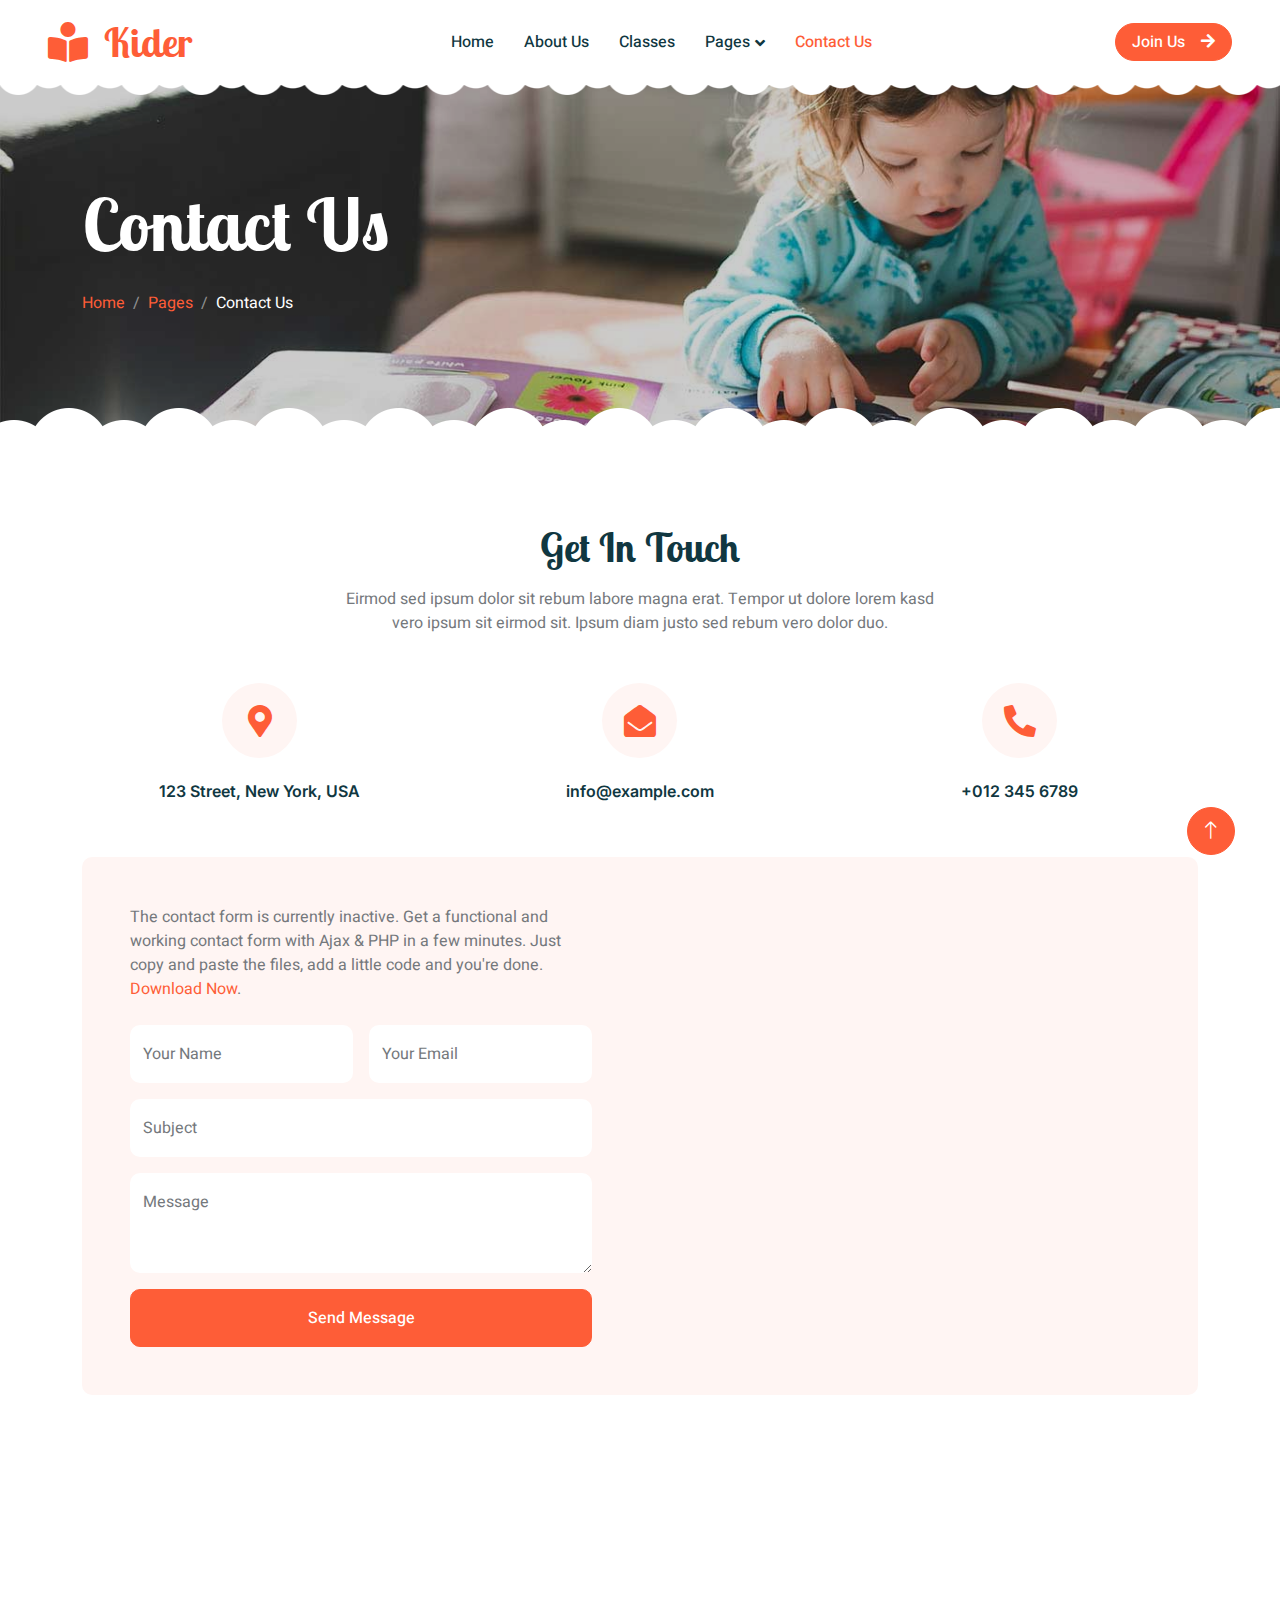
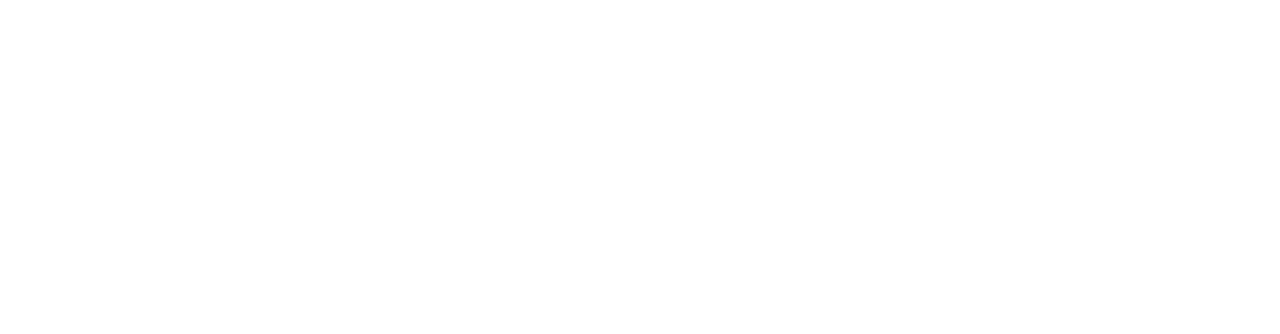
<file: contact.html>
<!DOCTYPE html>
<html lang="en">

<head>
    <meta charset="utf-8">
    <title>Kider - Preschool Website Template</title>
    <meta content="width=device-width, initial-scale=1.0" name="viewport">
    <meta content="" name="keywords">
    <meta content="" name="description">

    <!-- Favicon -->
    <link href="img/favicon.ico" rel="icon">

    <!-- Google Web Fonts -->
    <link rel="preconnect" href="https://fonts.googleapis.com">
    <link rel="preconnect" href="https://fonts.gstatic.com" crossorigin>
    <link href="https://fonts.googleapis.com/css2?family=Heebo:wght@400;500;600&family=Inter:wght@600&family=Lobster+Two:wght@700&display=swap" rel="stylesheet">
    
    <!-- Icon Font Stylesheet -->
    <link href="https://cdnjs.cloudflare.com/ajax/libs/font-awesome/5.10.0/css/all.min.css" rel="stylesheet">
    <link href="https://cdn.jsdelivr.net/npm/bootstrap-icons@1.4.1/font/bootstrap-icons.css" rel="stylesheet">

    <!-- Libraries Stylesheet -->
    <link href="lib/animate/animate.min.css" rel="stylesheet">
    <link href="lib/owlcarousel/assets/owl.carousel.min.css" rel="stylesheet">

    <!-- Customized Bootstrap Stylesheet -->
    <link href="css/bootstrap.min.css" rel="stylesheet">

    <!-- Template Stylesheet -->
    <link href="css/style.css" rel="stylesheet">
</head>

<body>
    <div class="container-xxl bg-white p-0">
        <!-- Spinner Start -->
        <div id="spinner" class="show bg-white position-fixed translate-middle w-100 vh-100 top-50 start-50 d-flex align-items-center justify-content-center">
            <div class="spinner-border text-primary" style="width: 3rem; height: 3rem;" role="status">
                <span class="sr-only">Loading...</span>
            </div>
        </div>
        <!-- Spinner End -->


        <!-- Navbar Start -->
        <nav class="navbar navbar-expand-lg bg-white navbar-light sticky-top px-4 px-lg-5 py-lg-0">
            <a href="index.html" class="navbar-brand">
                <h1 class="m-0 text-primary"><i class="fa fa-book-reader me-3"></i>Kider</h1>
            </a>
            <button type="button" class="navbar-toggler" data-bs-toggle="collapse" data-bs-target="#navbarCollapse">
                <span class="navbar-toggler-icon"></span>
            </button>
            <div class="collapse navbar-collapse" id="navbarCollapse">
                <div class="navbar-nav mx-auto">
                    <a href="index.html" class="nav-item nav-link">Home</a>
                    <a href="about.html" class="nav-item nav-link">About Us</a>
                    <a href="classes.html" class="nav-item nav-link">Classes</a>
                    <div class="nav-item dropdown">
                        <a href="#" class="nav-link dropdown-toggle" data-bs-toggle="dropdown">Pages</a>
                        <div class="dropdown-menu rounded-0 rounded-bottom border-0 m-0">
                            <a href="facility.html" class="dropdown-item">School Facilities</a>
                            <a href="team.html" class="dropdown-item">Popular Teachers</a>
                            <a href="call-to-action.html" class="dropdown-item">Become A Teachers</a>
                            <a href="appointment.html" class="dropdown-item">Make Appointment</a>
                            <a href="testimonial.html" class="dropdown-item">Testimonial</a>
                            <a href="404.html" class="dropdown-item">404 Error</a>
                        </div>
                    </div>
                    <a href="contact.html" class="nav-item nav-link active">Contact Us</a>
                </div>
                <a href="" class="btn btn-primary rounded-pill px-3 d-none d-lg-block">Join Us<i class="fa fa-arrow-right ms-3"></i></a>
            </div>
        </nav>
        <!-- Navbar End -->


        <!-- Page Header End -->
        <div class="container-xxl py-5 page-header position-relative mb-5">
            <div class="container py-5">
                <h1 class="display-2 text-white animated slideInDown mb-4">Contact Us</h1>
                <nav aria-label="breadcrumb animated slideInDown">
                    <ol class="breadcrumb">
                        <li class="breadcrumb-item"><a href="#">Home</a></li>
                        <li class="breadcrumb-item"><a href="#">Pages</a></li>
                        <li class="breadcrumb-item text-white active" aria-current="page">Contact Us</li>
                    </ol>
                </nav>
            </div>
        </div>
        <!-- Page Header End -->


        <!-- Contact Start -->
        <div class="container-xxl py-5">
            <div class="container">
                <div class="text-center mx-auto mb-5 wow fadeInUp" data-wow-delay="0.1s" style="max-width: 600px;">
                    <h1 class="mb-3">Get In Touch</h1>
                    <p>Eirmod sed ipsum dolor sit rebum labore magna erat. Tempor ut dolore lorem kasd vero ipsum sit
                        eirmod sit. Ipsum diam justo sed rebum vero dolor duo.</p>
                </div>
                <div class="row g-4 mb-5">
                    <div class="col-md-6 col-lg-4 text-center wow fadeInUp" data-wow-delay="0.1s">
                        <div class="bg-light rounded-circle d-inline-flex align-items-center justify-content-center mb-4" style="width: 75px; height: 75px;">
                            <i class="fa fa-map-marker-alt fa-2x text-primary"></i>
                        </div>
                        <h6>123 Street, New York, USA</h6>
                    </div>
                    <div class="col-md-6 col-lg-4 text-center wow fadeInUp" data-wow-delay="0.3s">
                        <div class="bg-light rounded-circle d-inline-flex align-items-center justify-content-center mb-4" style="width: 75px; height: 75px;">
                            <i class="fa fa-envelope-open fa-2x text-primary"></i>
                        </div>
                        <h6>info@example.com</h6>
                    </div>
                    <div class="col-md-6 col-lg-4 text-center wow fadeInUp" data-wow-delay="0.5s">
                        <div class="bg-light rounded-circle d-inline-flex align-items-center justify-content-center mb-4" style="width: 75px; height: 75px;">
                            <i class="fa fa-phone-alt fa-2x text-primary"></i>
                        </div>
                        <h6>+012 345 6789</h6>
                    </div>
                </div>
                <div class="bg-light rounded">
                    <div class="row g-0">
                        <div class="col-lg-6 wow fadeIn" data-wow-delay="0.1s">
                            <div class="h-100 d-flex flex-column justify-content-center p-5">
                                <p class="mb-4">The contact form is currently inactive. Get a functional and working contact form with Ajax & PHP in a few minutes. Just copy and paste the files, add a little code and you're done. <a href="https://htmlcodex.com/contact-form">Download Now</a>.</p>
                                <form>
                                    <div class="row g-3">
                                        <div class="col-sm-6">
                                            <div class="form-floating">
                                                <input type="text" class="form-control border-0" id="name" placeholder="Your Name">
                                                <label for="name">Your Name</label>
                                            </div>
                                        </div>
                                        <div class="col-sm-6">
                                            <div class="form-floating">
                                                <input type="email" class="form-control border-0" id="email" placeholder="Your Email">
                                                <label for="email">Your Email</label>
                                            </div>
                                        </div>
                                        <div class="col-12">
                                            <div class="form-floating">
                                                <input type="text" class="form-control border-0" id="subject" placeholder="Subject">
                                                <label for="subject">Subject</label>
                                            </div>
                                        </div>
                                        <div class="col-12">
                                            <div class="form-floating">
                                                <textarea class="form-control border-0" placeholder="Leave a message here" id="message" style="height: 100px"></textarea>
                                                <label for="message">Message</label>
                                            </div>
                                        </div>
                                        <div class="col-12">
                                            <button class="btn btn-primary w-100 py-3" type="submit">Send Message</button>
                                        </div>
                                    </div>
                                </form>
                            </div>
                        </div>
                        <div class="col-lg-6 wow fadeIn" data-wow-delay="0.5s" style="min-height: 400px;">
                            <div class="position-relative h-100">
                                <iframe class="position-relative rounded w-100 h-100"
                                src="https://www.google.com/maps/embed?pb=!1m18!1m12!1m3!1d3001156.4288297426!2d-78.01371936852176!3d42.72876761954724!2m3!1f0!2f0!3f0!3m2!1i1024!2i768!4f13.1!3m3!1m2!1s0x4ccc4bf0f123a5a9%3A0xddcfc6c1de189567!2sNew%20York%2C%20USA!5e0!3m2!1sen!2sbd!4v1603794290143!5m2!1sen!2sbd"
                                frameborder="0" style="min-height: 400px; border:0;" allowfullscreen="" aria-hidden="false"
                                tabindex="0"></iframe>
                            </div>
                        </div>
                    </div>
                </div>
            </div>
        </div>
        <!-- Contact End -->


        <!-- Footer Start -->
        <div class="container-fluid bg-dark text-white-50 footer pt-5 mt-5 wow fadeIn" data-wow-delay="0.1s">
            <div class="container py-5">
                <div class="row g-5">
                    <div class="col-lg-3 col-md-6">
                        <h3 class="text-white mb-4">Get In Touch</h3>
                        <p class="mb-2"><i class="fa fa-map-marker-alt me-3"></i>123 Street, New York, USA</p>
                        <p class="mb-2"><i class="fa fa-phone-alt me-3"></i>+012 345 67890</p>
                        <p class="mb-2"><i class="fa fa-envelope me-3"></i>info@example.com</p>
                        <div class="d-flex pt-2">
                            <a class="btn btn-outline-light btn-social" href=""><i class="fab fa-twitter"></i></a>
                            <a class="btn btn-outline-light btn-social" href=""><i class="fab fa-facebook-f"></i></a>
                            <a class="btn btn-outline-light btn-social" href=""><i class="fab fa-youtube"></i></a>
                            <a class="btn btn-outline-light btn-social" href=""><i class="fab fa-linkedin-in"></i></a>
                        </div>
                    </div>
                    <div class="col-lg-3 col-md-6">
                        <h3 class="text-white mb-4">Quick Links</h3>
                        <a class="btn btn-link text-white-50" href="">About Us</a>
                        <a class="btn btn-link text-white-50" href="">Contact Us</a>
                        <a class="btn btn-link text-white-50" href="">Our Services</a>
                        <a class="btn btn-link text-white-50" href="">Privacy Policy</a>
                        <a class="btn btn-link text-white-50" href="">Terms & Condition</a>
                    </div>
                    <div class="col-lg-3 col-md-6">
                        <h3 class="text-white mb-4">Photo Gallery</h3>
                        <div class="row g-2 pt-2">
                            <div class="col-4">
                                <img class="img-fluid rounded bg-light p-1" src="img/classes-1.jpg" alt="">
                            </div>
                            <div class="col-4">
                                <img class="img-fluid rounded bg-light p-1" src="img/classes-2.jpg" alt="">
                            </div>
                            <div class="col-4">
                                <img class="img-fluid rounded bg-light p-1" src="img/classes-3.jpg" alt="">
                            </div>
                            <div class="col-4">
                                <img class="img-fluid rounded bg-light p-1" src="img/classes-4.jpg" alt="">
                            </div>
                            <div class="col-4">
                                <img class="img-fluid rounded bg-light p-1" src="img/classes-5.jpg" alt="">
                            </div>
                            <div class="col-4">
                                <img class="img-fluid rounded bg-light p-1" src="img/classes-6.jpg" alt="">
                            </div>
                        </div>
                    </div>
                    <div class="col-lg-3 col-md-6">
                        <h3 class="text-white mb-4">Newsletter</h3>
                        <p>Dolor amet sit justo amet elitr clita ipsum elitr est.</p>
                        <div class="position-relative mx-auto" style="max-width: 400px;">
                            <input class="form-control bg-transparent w-100 py-3 ps-4 pe-5" type="text" placeholder="Your email">
                            <button type="button" class="btn btn-primary py-2 position-absolute top-0 end-0 mt-2 me-2">SignUp</button>
                        </div>
                    </div>
                </div>
            </div>
            <div class="container">
                <div class="copyright">
                    <div class="row">
                        <div class="col-md-6 text-center text-md-start mb-3 mb-md-0">
                            &copy; <a class="border-bottom" href="#">Your Site Name</a>, All Right Reserved. 
							
							<!--/*** This template is free as long as you keep the footer author’s credit link/attribution link/backlink. If you'd like to use the template without the footer author’s credit link/attribution link/backlink, you can purchase the Credit Removal License from "https://htmlcodex.com/credit-removal". Thank you for your support. ***/-->
							Designed By <a class="border-bottom" href="https://htmlcodex.com">HTML Codex</a>
                        </div>
                        <div class="col-md-6 text-center text-md-end">
                            <div class="footer-menu">
                                <a href="">Home</a>
                                <a href="">Cookies</a>
                                <a href="">Help</a>
                                <a href="">FQAs</a>
                            </div>
                        </div>
                    </div>
                </div>
            </div>
        </div>
        <!-- Footer End -->


        <!-- Back to Top -->
        <a href="#" class="btn btn-lg btn-primary btn-lg-square back-to-top"><i class="bi bi-arrow-up"></i></a>
    </div>

    <!-- JavaScript Libraries -->
    <script src="https://code.jquery.com/jquery-3.4.1.min.js"></script>
    <script src="https://cdn.jsdelivr.net/npm/bootstrap@5.0.0/dist/js/bootstrap.bundle.min.js"></script>
    <script src="lib/wow/wow.min.js"></script>
    <script src="lib/easing/easing.min.js"></script>
    <script src="lib/waypoints/waypoints.min.js"></script>
    <script src="lib/owlcarousel/owl.carousel.min.js"></script>

    <!-- Template Javascript -->
    <script src="js/main.js"></script>
</body>

</html>
</file>
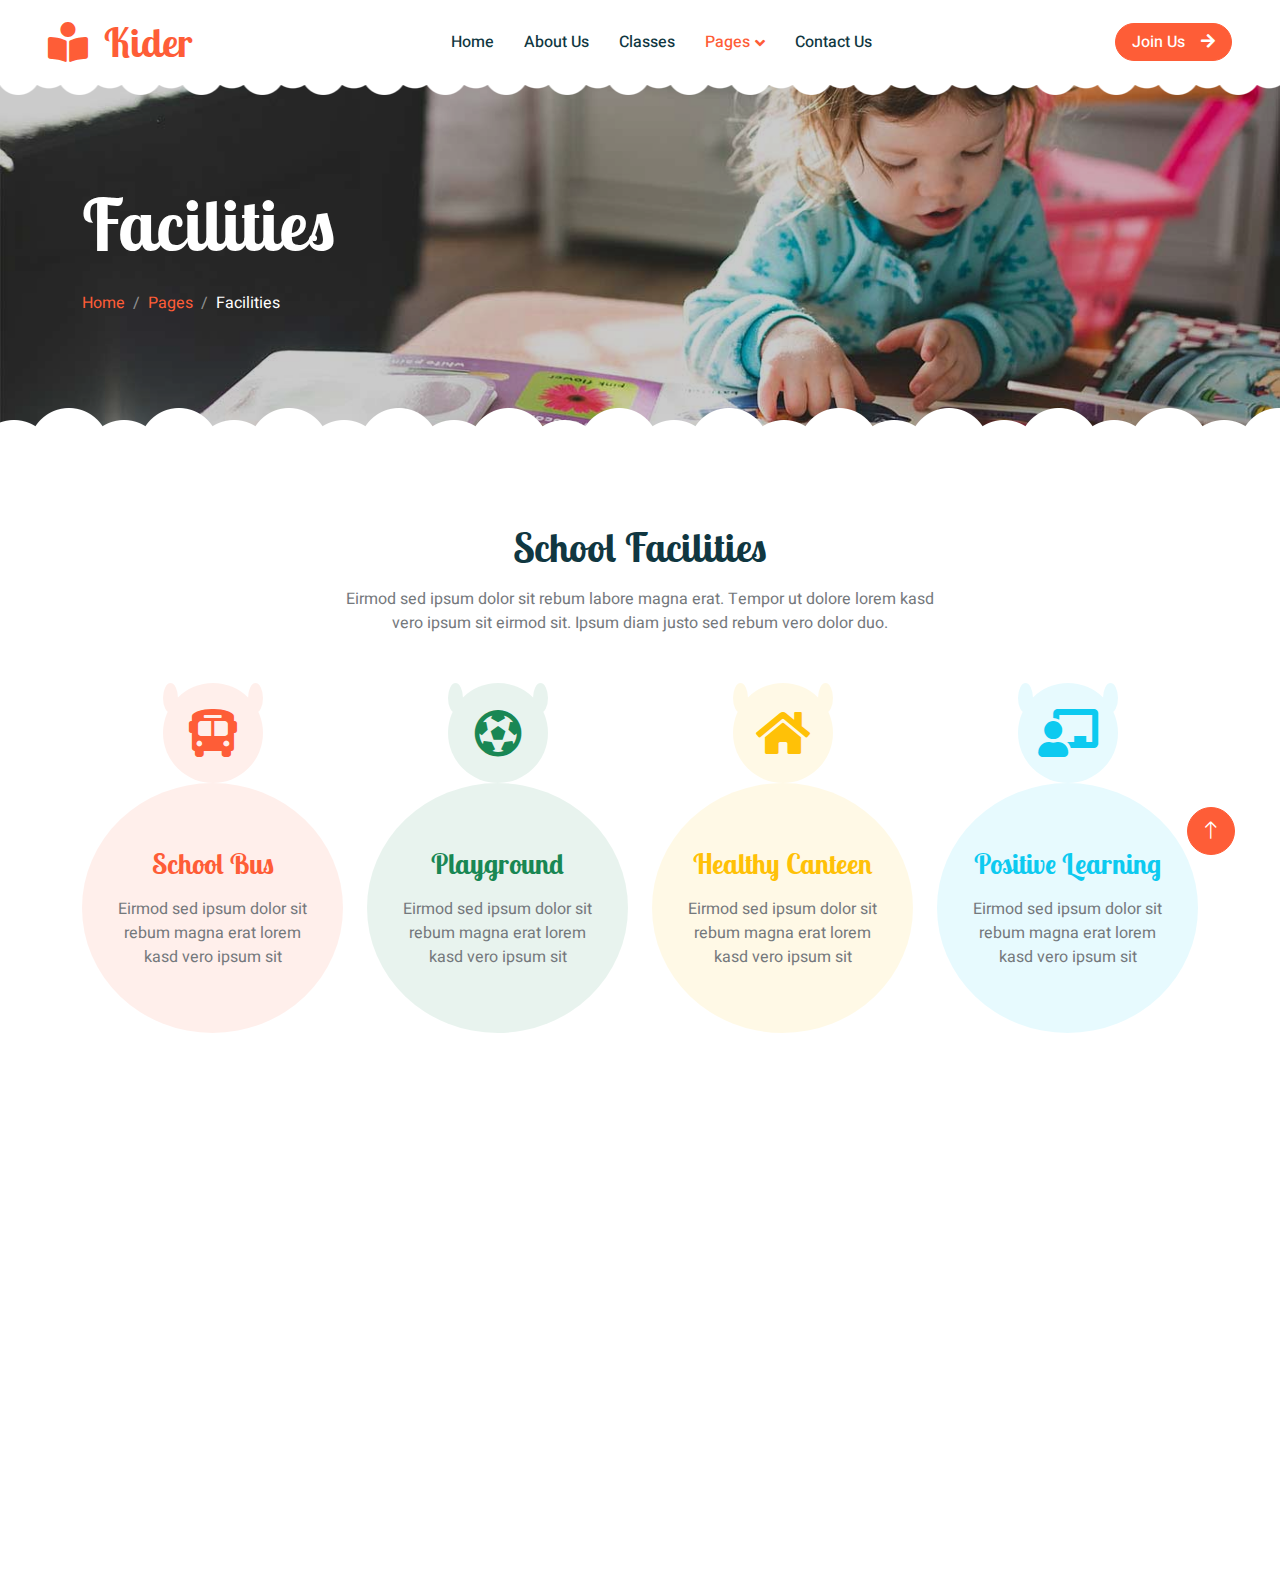
<file: facility.html>
<!DOCTYPE html>
<html lang="en">

<head>
    <meta charset="utf-8">
    <title>Kider - Preschool Website Template</title>
    <meta content="width=device-width, initial-scale=1.0" name="viewport">
    <meta content="" name="keywords">
    <meta content="" name="description">

    <!-- Favicon -->
    <link href="img/favicon.ico" rel="icon">

    <!-- Google Web Fonts -->
    <link rel="preconnect" href="https://fonts.googleapis.com">
    <link rel="preconnect" href="https://fonts.gstatic.com" crossorigin>
    <link href="https://fonts.googleapis.com/css2?family=Heebo:wght@400;500;600&family=Inter:wght@600&family=Lobster+Two:wght@700&display=swap" rel="stylesheet">
    
    <!-- Icon Font Stylesheet -->
    <link href="https://cdnjs.cloudflare.com/ajax/libs/font-awesome/5.10.0/css/all.min.css" rel="stylesheet">
    <link href="https://cdn.jsdelivr.net/npm/bootstrap-icons@1.4.1/font/bootstrap-icons.css" rel="stylesheet">

    <!-- Libraries Stylesheet -->
    <link href="lib/animate/animate.min.css" rel="stylesheet">
    <link href="lib/owlcarousel/assets/owl.carousel.min.css" rel="stylesheet">

    <!-- Customized Bootstrap Stylesheet -->
    <link href="css/bootstrap.min.css" rel="stylesheet">

    <!-- Template Stylesheet -->
    <link href="css/style.css" rel="stylesheet">
</head>

<body>
    <div class="container-xxl bg-white p-0">
        <!-- Spinner Start -->
        <div id="spinner" class="show bg-white position-fixed translate-middle w-100 vh-100 top-50 start-50 d-flex align-items-center justify-content-center">
            <div class="spinner-border text-primary" style="width: 3rem; height: 3rem;" role="status">
                <span class="sr-only">Loading...</span>
            </div>
        </div>
        <!-- Spinner End -->


        <!-- Navbar Start -->
        <nav class="navbar navbar-expand-lg bg-white navbar-light sticky-top px-4 px-lg-5 py-lg-0">
            <a href="index.html" class="navbar-brand">
                <h1 class="m-0 text-primary"><i class="fa fa-book-reader me-3"></i>Kider</h1>
            </a>
            <button type="button" class="navbar-toggler" data-bs-toggle="collapse" data-bs-target="#navbarCollapse">
                <span class="navbar-toggler-icon"></span>
            </button>
            <div class="collapse navbar-collapse" id="navbarCollapse">
                <div class="navbar-nav mx-auto">
                    <a href="index.html" class="nav-item nav-link">Home</a>
                    <a href="about.html" class="nav-item nav-link">About Us</a>
                    <a href="classes.html" class="nav-item nav-link">Classes</a>
                    <div class="nav-item dropdown">
                        <a href="#" class="nav-link dropdown-toggle active" data-bs-toggle="dropdown">Pages</a>
                        <div class="dropdown-menu rounded-0 rounded-bottom border-0 shadow-sm m-0">
                            <a href="facility.html" class="dropdown-item active">School Facilities</a>
                            <a href="team.html" class="dropdown-item">Popular Teachers</a>
                            <a href="call-to-action.html" class="dropdown-item">Become A Teachers</a>
                            <a href="appointment.html" class="dropdown-item">Make Appointment</a>
                            <a href="testimonial.html" class="dropdown-item">Testimonial</a>
                            <a href="404.html" class="dropdown-item">404 Error</a>
                        </div>
                    </div>
                    <a href="contact.html" class="nav-item nav-link">Contact Us</a>
                </div>
                <a href="" class="btn btn-primary rounded-pill px-3 d-none d-lg-block">Join Us<i class="fa fa-arrow-right ms-3"></i></a>
            </div>
        </nav>
        <!-- Navbar End -->


        <!-- Page Header End -->
        <div class="container-xxl py-5 page-header position-relative mb-5">
            <div class="container py-5">
                <h1 class="display-2 text-white animated slideInDown mb-4">Facilities</h1>
                <nav aria-label="breadcrumb animated slideInDown">
                    <ol class="breadcrumb">
                        <li class="breadcrumb-item"><a href="#">Home</a></li>
                        <li class="breadcrumb-item"><a href="#">Pages</a></li>
                        <li class="breadcrumb-item text-white active" aria-current="page">Facilities</li>
                    </ol>
                </nav>
            </div>
        </div>
        <!-- Page Header End -->


        <!-- Facilities Start -->
        <div class="container-xxl py-5">
            <div class="container">
                <div class="text-center mx-auto mb-5 wow fadeInUp" data-wow-delay="0.1s" style="max-width: 600px;">
                    <h1 class="mb-3">School Facilities</h1>
                    <p>Eirmod sed ipsum dolor sit rebum labore magna erat. Tempor ut dolore lorem kasd vero ipsum sit eirmod sit. Ipsum diam justo sed rebum vero dolor duo.</p>
                </div>
                <div class="row g-4">
                    <div class="col-lg-3 col-sm-6 wow fadeInUp" data-wow-delay="0.1s">
                        <div class="facility-item">
                            <div class="facility-icon bg-primary">
                                <span class="bg-primary"></span>
                                <i class="fa fa-bus-alt fa-3x text-primary"></i>
                                <span class="bg-primary"></span>
                            </div>
                            <div class="facility-text bg-primary">
                                <h3 class="text-primary mb-3">School Bus</h3>
                                <p class="mb-0">Eirmod sed ipsum dolor sit rebum magna erat lorem kasd vero ipsum sit</p>
                            </div>
                        </div>
                    </div>
                    <div class="col-lg-3 col-sm-6 wow fadeInUp" data-wow-delay="0.3s">
                        <div class="facility-item">
                            <div class="facility-icon bg-success">
                                <span class="bg-success"></span>
                                <i class="fa fa-futbol fa-3x text-success"></i>
                                <span class="bg-success"></span>
                            </div>
                            <div class="facility-text bg-success">
                                <h3 class="text-success mb-3">Playground</h3>
                                <p class="mb-0">Eirmod sed ipsum dolor sit rebum magna erat lorem kasd vero ipsum sit</p>
                            </div>
                        </div>
                    </div>
                    <div class="col-lg-3 col-sm-6 wow fadeInUp" data-wow-delay="0.5s">
                        <div class="facility-item">
                            <div class="facility-icon bg-warning">
                                <span class="bg-warning"></span>
                                <i class="fa fa-home fa-3x text-warning"></i>
                                <span class="bg-warning"></span>
                            </div>
                            <div class="facility-text bg-warning">
                                <h3 class="text-warning mb-3">Healthy Canteen</h3>
                                <p class="mb-0">Eirmod sed ipsum dolor sit rebum magna erat lorem kasd vero ipsum sit</p>
                            </div>
                        </div>
                    </div>
                    <div class="col-lg-3 col-sm-6 wow fadeInUp" data-wow-delay="0.7s">
                        <div class="facility-item">
                            <div class="facility-icon bg-info">
                                <span class="bg-info"></span>
                                <i class="fa fa-chalkboard-teacher fa-3x text-info"></i>
                                <span class="bg-info"></span>
                            </div>
                            <div class="facility-text bg-info">
                                <h3 class="text-info mb-3">Positive Learning</h3>
                                <p class="mb-0">Eirmod sed ipsum dolor sit rebum magna erat lorem kasd vero ipsum sit</p>
                            </div>
                        </div>
                    </div>
                </div>
            </div>
        </div>
        <!-- Facilities End -->


        <!-- Footer Start -->
        <div class="container-fluid bg-dark text-white-50 footer pt-5 mt-5 wow fadeIn" data-wow-delay="0.1s">
            <div class="container py-5">
                <div class="row g-5">
                    <div class="col-lg-3 col-md-6">
                        <h3 class="text-white mb-4">Get In Touch</h3>
                        <p class="mb-2"><i class="fa fa-map-marker-alt me-3"></i>123 Street, New York, USA</p>
                        <p class="mb-2"><i class="fa fa-phone-alt me-3"></i>+012 345 67890</p>
                        <p class="mb-2"><i class="fa fa-envelope me-3"></i>info@example.com</p>
                        <div class="d-flex pt-2">
                            <a class="btn btn-outline-light btn-social" href=""><i class="fab fa-twitter"></i></a>
                            <a class="btn btn-outline-light btn-social" href=""><i class="fab fa-facebook-f"></i></a>
                            <a class="btn btn-outline-light btn-social" href=""><i class="fab fa-youtube"></i></a>
                            <a class="btn btn-outline-light btn-social" href=""><i class="fab fa-linkedin-in"></i></a>
                        </div>
                    </div>
                    <div class="col-lg-3 col-md-6">
                        <h3 class="text-white mb-4">Quick Links</h3>
                        <a class="btn btn-link text-white-50" href="">About Us</a>
                        <a class="btn btn-link text-white-50" href="">Contact Us</a>
                        <a class="btn btn-link text-white-50" href="">Our Services</a>
                        <a class="btn btn-link text-white-50" href="">Privacy Policy</a>
                        <a class="btn btn-link text-white-50" href="">Terms & Condition</a>
                    </div>
                    <div class="col-lg-3 col-md-6">
                        <h3 class="text-white mb-4">Photo Gallery</h3>
                        <div class="row g-2 pt-2">
                            <div class="col-4">
                                <img class="img-fluid rounded bg-light p-1" src="img/classes-1.jpg" alt="">
                            </div>
                            <div class="col-4">
                                <img class="img-fluid rounded bg-light p-1" src="img/classes-2.jpg" alt="">
                            </div>
                            <div class="col-4">
                                <img class="img-fluid rounded bg-light p-1" src="img/classes-3.jpg" alt="">
                            </div>
                            <div class="col-4">
                                <img class="img-fluid rounded bg-light p-1" src="img/classes-4.jpg" alt="">
                            </div>
                            <div class="col-4">
                                <img class="img-fluid rounded bg-light p-1" src="img/classes-5.jpg" alt="">
                            </div>
                            <div class="col-4">
                                <img class="img-fluid rounded bg-light p-1" src="img/classes-6.jpg" alt="">
                            </div>
                        </div>
                    </div>
                    <div class="col-lg-3 col-md-6">
                        <h3 class="text-white mb-4">Newsletter</h3>
                        <p>Dolor amet sit justo amet elitr clita ipsum elitr est.</p>
                        <div class="position-relative mx-auto" style="max-width: 400px;">
                            <input class="form-control bg-transparent w-100 py-3 ps-4 pe-5" type="text" placeholder="Your email">
                            <button type="button" class="btn btn-primary py-2 position-absolute top-0 end-0 mt-2 me-2">SignUp</button>
                        </div>
                    </div>
                </div>
            </div>
            <div class="container">
                <div class="copyright">
                    <div class="row">
                        <div class="col-md-6 text-center text-md-start mb-3 mb-md-0">
                            &copy; <a class="border-bottom" href="#">Your Site Name</a>, All Right Reserved. 
							
							<!--/*** This template is free as long as you keep the footer author’s credit link/attribution link/backlink. If you'd like to use the template without the footer author’s credit link/attribution link/backlink, you can purchase the Credit Removal License from "https://htmlcodex.com/credit-removal". Thank you for your support. ***/-->
							Designed By <a class="border-bottom" href="https://htmlcodex.com">HTML Codex</a>
                        </div>
                        <div class="col-md-6 text-center text-md-end">
                            <div class="footer-menu">
                                <a href="">Home</a>
                                <a href="">Cookies</a>
                                <a href="">Help</a>
                                <a href="">FQAs</a>
                            </div>
                        </div>
                    </div>
                </div>
            </div>
        </div>
        <!-- Footer End -->


        <!-- Back to Top -->
        <a href="#" class="btn btn-lg btn-primary btn-lg-square back-to-top"><i class="bi bi-arrow-up"></i></a>
    </div>

    <!-- JavaScript Libraries -->
    <script src="https://code.jquery.com/jquery-3.4.1.min.js"></script>
    <script src="https://cdn.jsdelivr.net/npm/bootstrap@5.0.0/dist/js/bootstrap.bundle.min.js"></script>
    <script src="lib/wow/wow.min.js"></script>
    <script src="lib/easing/easing.min.js"></script>
    <script src="lib/waypoints/waypoints.min.js"></script>
    <script src="lib/owlcarousel/owl.carousel.min.js"></script>

    <!-- Template Javascript -->
    <script src="js/main.js"></script>
</body>

</html>
</file>
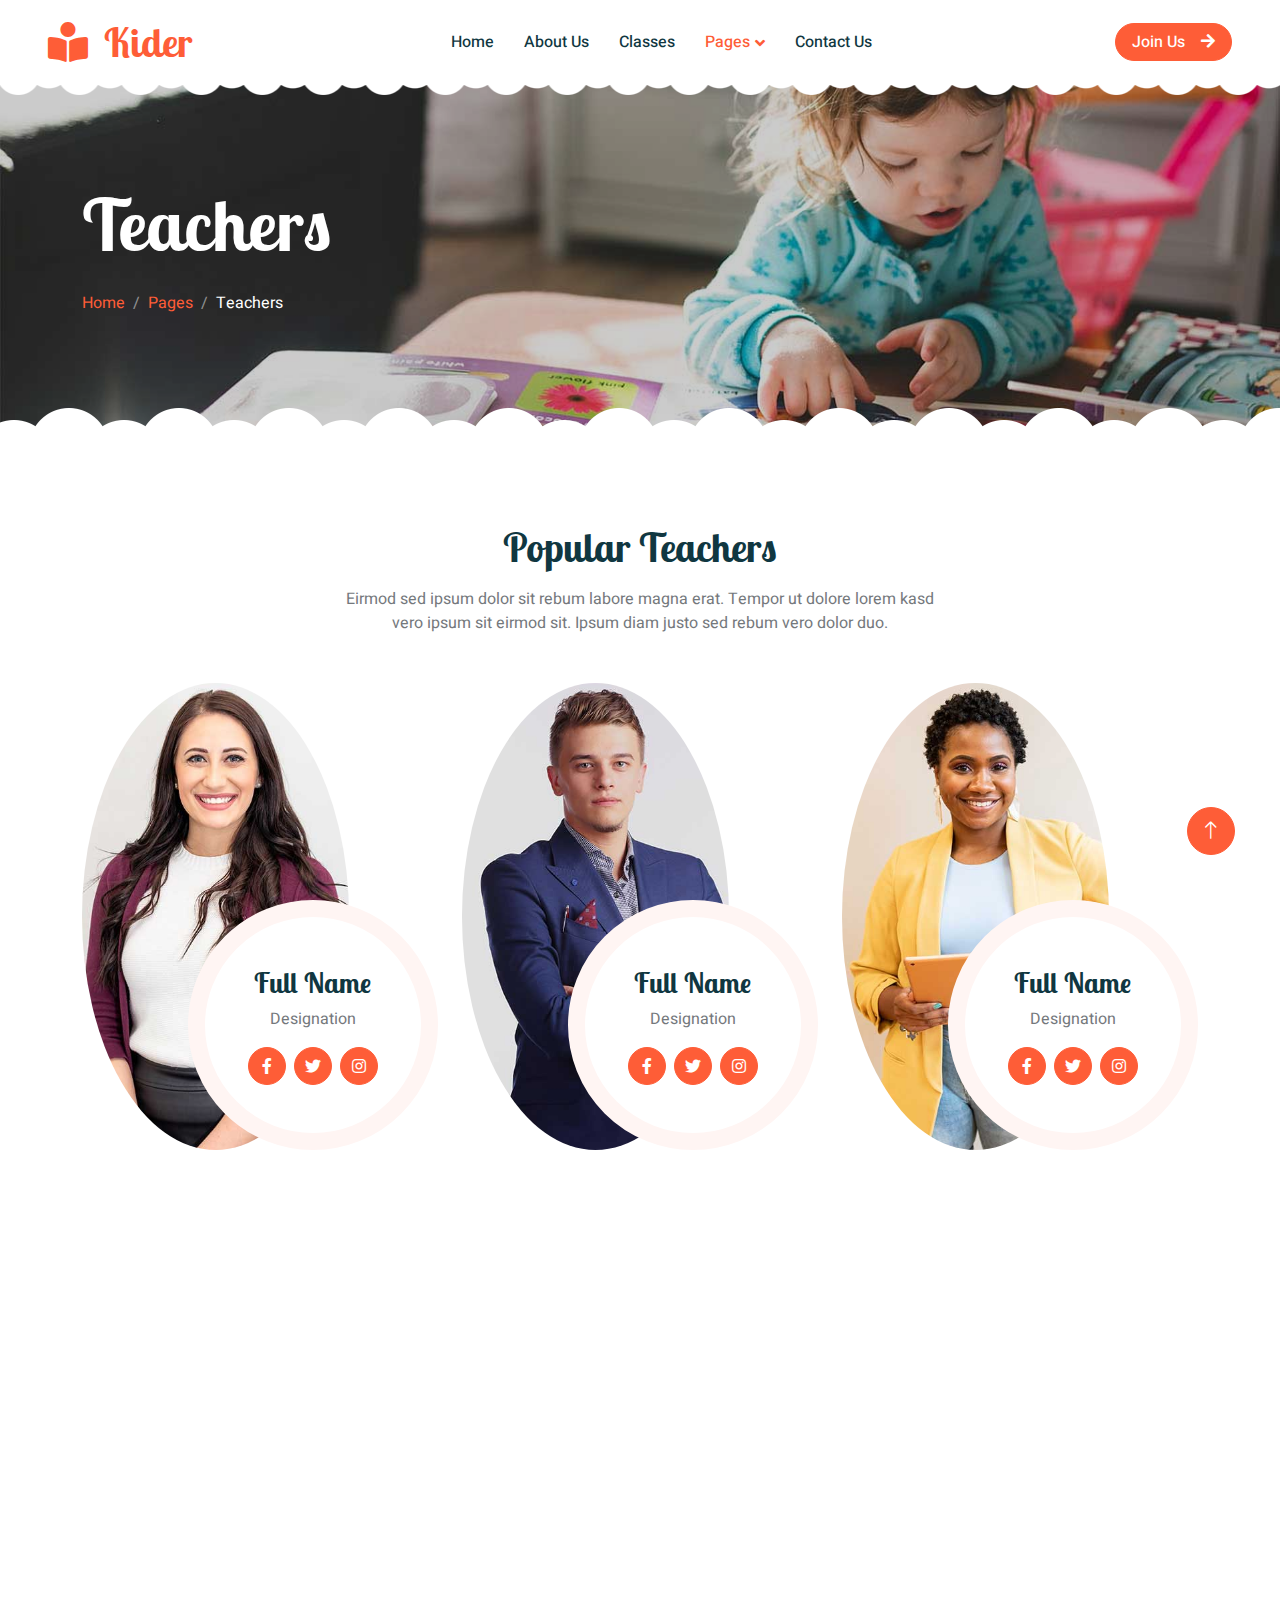
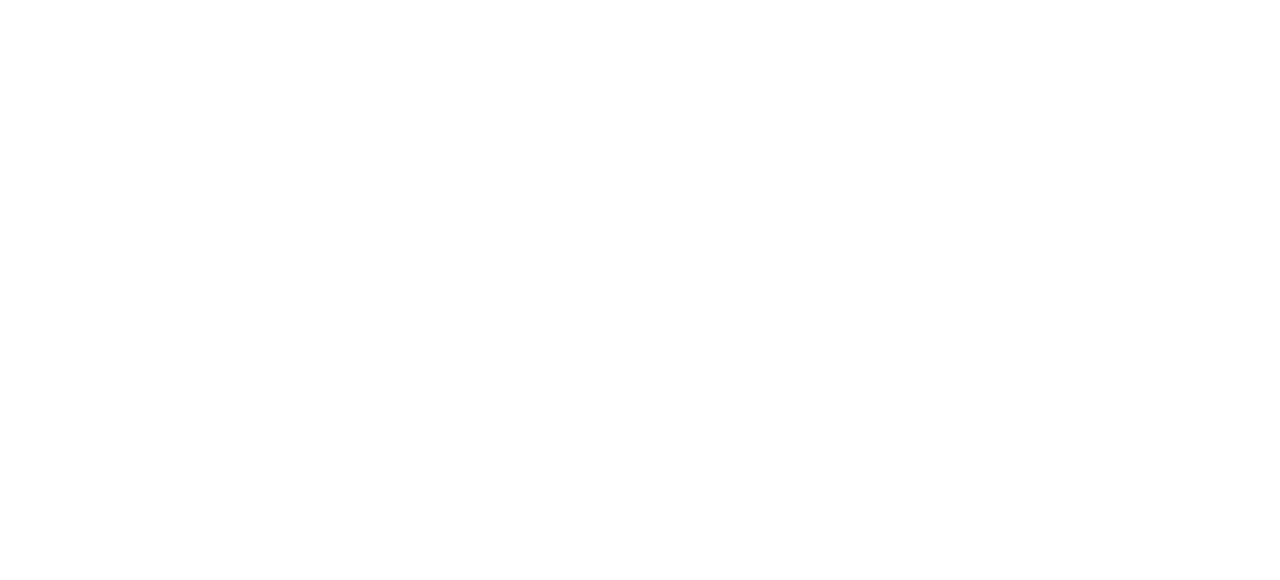
<file: team.html>
<!DOCTYPE html>
<html lang="en">

<head>
    <meta charset="utf-8">
    <title>Kider - Preschool Website Template</title>
    <meta content="width=device-width, initial-scale=1.0" name="viewport">
    <meta content="" name="keywords">
    <meta content="" name="description">

    <!-- Favicon -->
    <link href="img/favicon.ico" rel="icon">

    <!-- Google Web Fonts -->
    <link rel="preconnect" href="https://fonts.googleapis.com">
    <link rel="preconnect" href="https://fonts.gstatic.com" crossorigin>
    <link href="https://fonts.googleapis.com/css2?family=Heebo:wght@400;500;600&family=Inter:wght@600&family=Lobster+Two:wght@700&display=swap" rel="stylesheet">
    
    <!-- Icon Font Stylesheet -->
    <link href="https://cdnjs.cloudflare.com/ajax/libs/font-awesome/5.10.0/css/all.min.css" rel="stylesheet">
    <link href="https://cdn.jsdelivr.net/npm/bootstrap-icons@1.4.1/font/bootstrap-icons.css" rel="stylesheet">

    <!-- Libraries Stylesheet -->
    <link href="lib/animate/animate.min.css" rel="stylesheet">
    <link href="lib/owlcarousel/assets/owl.carousel.min.css" rel="stylesheet">

    <!-- Customized Bootstrap Stylesheet -->
    <link href="css/bootstrap.min.css" rel="stylesheet">

    <!-- Template Stylesheet -->
    <link href="css/style.css" rel="stylesheet">
</head>

<body>
    <div class="container-xxl bg-white p-0">
        <!-- Spinner Start -->
        <div id="spinner" class="show bg-white position-fixed translate-middle w-100 vh-100 top-50 start-50 d-flex align-items-center justify-content-center">
            <div class="spinner-border text-primary" style="width: 3rem; height: 3rem;" role="status">
                <span class="sr-only">Loading...</span>
            </div>
        </div>
        <!-- Spinner End -->


        <!-- Navbar Start -->
        <nav class="navbar navbar-expand-lg bg-white navbar-light sticky-top px-4 px-lg-5 py-lg-0">
            <a href="index.html" class="navbar-brand">
                <h1 class="m-0 text-primary"><i class="fa fa-book-reader me-3"></i>Kider</h1>
            </a>
            <button type="button" class="navbar-toggler" data-bs-toggle="collapse" data-bs-target="#navbarCollapse">
                <span class="navbar-toggler-icon"></span>
            </button>
            <div class="collapse navbar-collapse" id="navbarCollapse">
                <div class="navbar-nav mx-auto">
                    <a href="index.html" class="nav-item nav-link">Home</a>
                    <a href="about.html" class="nav-item nav-link">About Us</a>
                    <a href="classes.html" class="nav-item nav-link">Classes</a>
                    <div class="nav-item dropdown">
                        <a href="#" class="nav-link dropdown-toggle active" data-bs-toggle="dropdown">Pages</a>
                        <div class="dropdown-menu rounded-0 rounded-bottom border-0 shadow-sm m-0">
                            <a href="facility.html" class="dropdown-item">School Facilities</a>
                            <a href="team.html" class="dropdown-item active">Popular Teachers</a>
                            <a href="call-to-action.html" class="dropdown-item">Become A Teachers</a>
                            <a href="appointment.html" class="dropdown-item">Make Appointment</a>
                            <a href="testimonial.html" class="dropdown-item">Testimonial</a>
                            <a href="404.html" class="dropdown-item">404 Error</a>
                        </div>
                    </div>
                    <a href="contact.html" class="nav-item nav-link">Contact Us</a>
                </div>
                <a href="" class="btn btn-primary rounded-pill px-3 d-none d-lg-block">Join Us<i class="fa fa-arrow-right ms-3"></i></a>
            </div>
        </nav>
        <!-- Navbar End -->


        <!-- Page Header End -->
        <div class="container-xxl py-5 page-header position-relative mb-5">
            <div class="container py-5">
                <h1 class="display-2 text-white animated slideInDown mb-4">Teachers</h1>
                <nav aria-label="breadcrumb animated slideInDown">
                    <ol class="breadcrumb">
                        <li class="breadcrumb-item"><a href="#">Home</a></li>
                        <li class="breadcrumb-item"><a href="#">Pages</a></li>
                        <li class="breadcrumb-item text-white active" aria-current="page">Teachers</li>
                    </ol>
                </nav>
            </div>
        </div>
        <!-- Page Header End -->


        <!-- Team Start -->
        <div class="container-xxl py-5">
            <div class="container">
                <div class="text-center mx-auto mb-5 wow fadeInUp" data-wow-delay="0.1s" style="max-width: 600px;">
                    <h1 class="mb-3">Popular Teachers</h1>
                    <p>Eirmod sed ipsum dolor sit rebum labore magna erat. Tempor ut dolore lorem kasd vero ipsum sit
                        eirmod sit. Ipsum diam justo sed rebum vero dolor duo.</p>
                </div>
                <div class="row g-4">
                    <div class="col-lg-4 col-md-6 wow fadeInUp" data-wow-delay="0.1s">
                        <div class="team-item position-relative">
                            <img class="img-fluid rounded-circle w-75" src="img/team-1.jpg" alt="">
                            <div class="team-text">
                                <h3>Full Name</h3>
                                <p>Designation</p>
                                <div class="d-flex align-items-center">
                                    <a class="btn btn-square btn-primary mx-1" href=""><i class="fab fa-facebook-f"></i></a>
                                    <a class="btn btn-square btn-primary  mx-1" href=""><i class="fab fa-twitter"></i></a>
                                    <a class="btn btn-square btn-primary  mx-1" href=""><i class="fab fa-instagram"></i></a>
                                </div>
                            </div>
                        </div>
                    </div>
                    <div class="col-lg-4 col-md-6 wow fadeInUp" data-wow-delay="0.3s">
                        <div class="team-item position-relative">
                            <img class="img-fluid rounded-circle w-75" src="img/team-2.jpg" alt="">
                            <div class="team-text">
                                <h3>Full Name</h3>
                                <p>Designation</p>
                                <div class="d-flex align-items-center">
                                    <a class="btn btn-square btn-primary mx-1" href=""><i class="fab fa-facebook-f"></i></a>
                                    <a class="btn btn-square btn-primary  mx-1" href=""><i class="fab fa-twitter"></i></a>
                                    <a class="btn btn-square btn-primary  mx-1" href=""><i class="fab fa-instagram"></i></a>
                                </div>
                            </div>
                        </div>
                    </div>
                    <div class="col-lg-4 col-md-6 wow fadeInUp" data-wow-delay="0.5s">
                        <div class="team-item position-relative">
                            <img class="img-fluid rounded-circle w-75" src="img/team-3.jpg" alt="">
                            <div class="team-text">
                                <h3>Full Name</h3>
                                <p>Designation</p>
                                <div class="d-flex align-items-center">
                                    <a class="btn btn-square btn-primary mx-1" href=""><i class="fab fa-facebook-f"></i></a>
                                    <a class="btn btn-square btn-primary  mx-1" href=""><i class="fab fa-twitter"></i></a>
                                    <a class="btn btn-square btn-primary  mx-1" href=""><i class="fab fa-instagram"></i></a>
                                </div>
                            </div>
                        </div>
                    </div>
                    <div class="col-lg-4 col-md-6 wow fadeInUp" data-wow-delay="0.1s">
                        <div class="team-item position-relative">
                            <img class="img-fluid rounded-circle w-75" src="img/team-1.jpg" alt="">
                            <div class="team-text">
                                <h3>Full Name</h3>
                                <p>Designation</p>
                                <div class="d-flex align-items-center">
                                    <a class="btn btn-square btn-primary mx-1" href=""><i class="fab fa-facebook-f"></i></a>
                                    <a class="btn btn-square btn-primary  mx-1" href=""><i class="fab fa-twitter"></i></a>
                                    <a class="btn btn-square btn-primary  mx-1" href=""><i class="fab fa-instagram"></i></a>
                                </div>
                            </div>
                        </div>
                    </div>
                    <div class="col-lg-4 col-md-6 wow fadeInUp" data-wow-delay="0.3s">
                        <div class="team-item position-relative">
                            <img class="img-fluid rounded-circle w-75" src="img/team-2.jpg" alt="">
                            <div class="team-text">
                                <h3>Full Name</h3>
                                <p>Designation</p>
                                <div class="d-flex align-items-center">
                                    <a class="btn btn-square btn-primary mx-1" href=""><i class="fab fa-facebook-f"></i></a>
                                    <a class="btn btn-square btn-primary  mx-1" href=""><i class="fab fa-twitter"></i></a>
                                    <a class="btn btn-square btn-primary  mx-1" href=""><i class="fab fa-instagram"></i></a>
                                </div>
                            </div>
                        </div>
                    </div>
                    <div class="col-lg-4 col-md-6 wow fadeInUp" data-wow-delay="0.5s">
                        <div class="team-item position-relative">
                            <img class="img-fluid rounded-circle w-75" src="img/team-3.jpg" alt="">
                            <div class="team-text">
                                <h3>Full Name</h3>
                                <p>Designation</p>
                                <div class="d-flex align-items-center">
                                    <a class="btn btn-square btn-primary mx-1" href=""><i class="fab fa-facebook-f"></i></a>
                                    <a class="btn btn-square btn-primary  mx-1" href=""><i class="fab fa-twitter"></i></a>
                                    <a class="btn btn-square btn-primary  mx-1" href=""><i class="fab fa-instagram"></i></a>
                                </div>
                            </div>
                        </div>
                    </div>
                </div>
            </div>
        </div>
        <!-- Team End -->


        <!-- Footer Start -->
        <div class="container-fluid bg-dark text-white-50 footer pt-5 mt-5 wow fadeIn" data-wow-delay="0.1s">
            <div class="container py-5">
                <div class="row g-5">
                    <div class="col-lg-3 col-md-6">
                        <h3 class="text-white mb-4">Get In Touch</h3>
                        <p class="mb-2"><i class="fa fa-map-marker-alt me-3"></i>123 Street, New York, USA</p>
                        <p class="mb-2"><i class="fa fa-phone-alt me-3"></i>+012 345 67890</p>
                        <p class="mb-2"><i class="fa fa-envelope me-3"></i>info@example.com</p>
                        <div class="d-flex pt-2">
                            <a class="btn btn-outline-light btn-social" href=""><i class="fab fa-twitter"></i></a>
                            <a class="btn btn-outline-light btn-social" href=""><i class="fab fa-facebook-f"></i></a>
                            <a class="btn btn-outline-light btn-social" href=""><i class="fab fa-youtube"></i></a>
                            <a class="btn btn-outline-light btn-social" href=""><i class="fab fa-linkedin-in"></i></a>
                        </div>
                    </div>
                    <div class="col-lg-3 col-md-6">
                        <h3 class="text-white mb-4">Quick Links</h3>
                        <a class="btn btn-link text-white-50" href="">About Us</a>
                        <a class="btn btn-link text-white-50" href="">Contact Us</a>
                        <a class="btn btn-link text-white-50" href="">Our Services</a>
                        <a class="btn btn-link text-white-50" href="">Privacy Policy</a>
                        <a class="btn btn-link text-white-50" href="">Terms & Condition</a>
                    </div>
                    <div class="col-lg-3 col-md-6">
                        <h3 class="text-white mb-4">Photo Gallery</h3>
                        <div class="row g-2 pt-2">
                            <div class="col-4">
                                <img class="img-fluid rounded bg-light p-1" src="img/classes-1.jpg" alt="">
                            </div>
                            <div class="col-4">
                                <img class="img-fluid rounded bg-light p-1" src="img/classes-2.jpg" alt="">
                            </div>
                            <div class="col-4">
                                <img class="img-fluid rounded bg-light p-1" src="img/classes-3.jpg" alt="">
                            </div>
                            <div class="col-4">
                                <img class="img-fluid rounded bg-light p-1" src="img/classes-4.jpg" alt="">
                            </div>
                            <div class="col-4">
                                <img class="img-fluid rounded bg-light p-1" src="img/classes-5.jpg" alt="">
                            </div>
                            <div class="col-4">
                                <img class="img-fluid rounded bg-light p-1" src="img/classes-6.jpg" alt="">
                            </div>
                        </div>
                    </div>
                    <div class="col-lg-3 col-md-6">
                        <h3 class="text-white mb-4">Newsletter</h3>
                        <p>Dolor amet sit justo amet elitr clita ipsum elitr est.</p>
                        <div class="position-relative mx-auto" style="max-width: 400px;">
                            <input class="form-control bg-transparent w-100 py-3 ps-4 pe-5" type="text" placeholder="Your email">
                            <button type="button" class="btn btn-primary py-2 position-absolute top-0 end-0 mt-2 me-2">SignUp</button>
                        </div>
                    </div>
                </div>
            </div>
            <div class="container">
                <div class="copyright">
                    <div class="row">
                        <div class="col-md-6 text-center text-md-start mb-3 mb-md-0">
                            &copy; <a class="border-bottom" href="#">Your Site Name</a>, All Right Reserved. 
							
							<!--/*** This template is free as long as you keep the footer author’s credit link/attribution link/backlink. If you'd like to use the template without the footer author’s credit link/attribution link/backlink, you can purchase the Credit Removal License from "https://htmlcodex.com/credit-removal". Thank you for your support. ***/-->
							Designed By <a class="border-bottom" href="https://htmlcodex.com">HTML Codex</a>
                        </div>
                        <div class="col-md-6 text-center text-md-end">
                            <div class="footer-menu">
                                <a href="">Home</a>
                                <a href="">Cookies</a>
                                <a href="">Help</a>
                                <a href="">FQAs</a>
                            </div>
                        </div>
                    </div>
                </div>
            </div>
        </div>
        <!-- Footer End -->


        <!-- Back to Top -->
        <a href="#" class="btn btn-lg btn-primary btn-lg-square back-to-top"><i class="bi bi-arrow-up"></i></a>
    </div>

    <!-- JavaScript Libraries -->
    <script src="https://code.jquery.com/jquery-3.4.1.min.js"></script>
    <script src="https://cdn.jsdelivr.net/npm/bootstrap@5.0.0/dist/js/bootstrap.bundle.min.js"></script>
    <script src="lib/wow/wow.min.js"></script>
    <script src="lib/easing/easing.min.js"></script>
    <script src="lib/waypoints/waypoints.min.js"></script>
    <script src="lib/owlcarousel/owl.carousel.min.js"></script>

    <!-- Template Javascript -->
    <script src="js/main.js"></script>
</body>

</html>
</file>
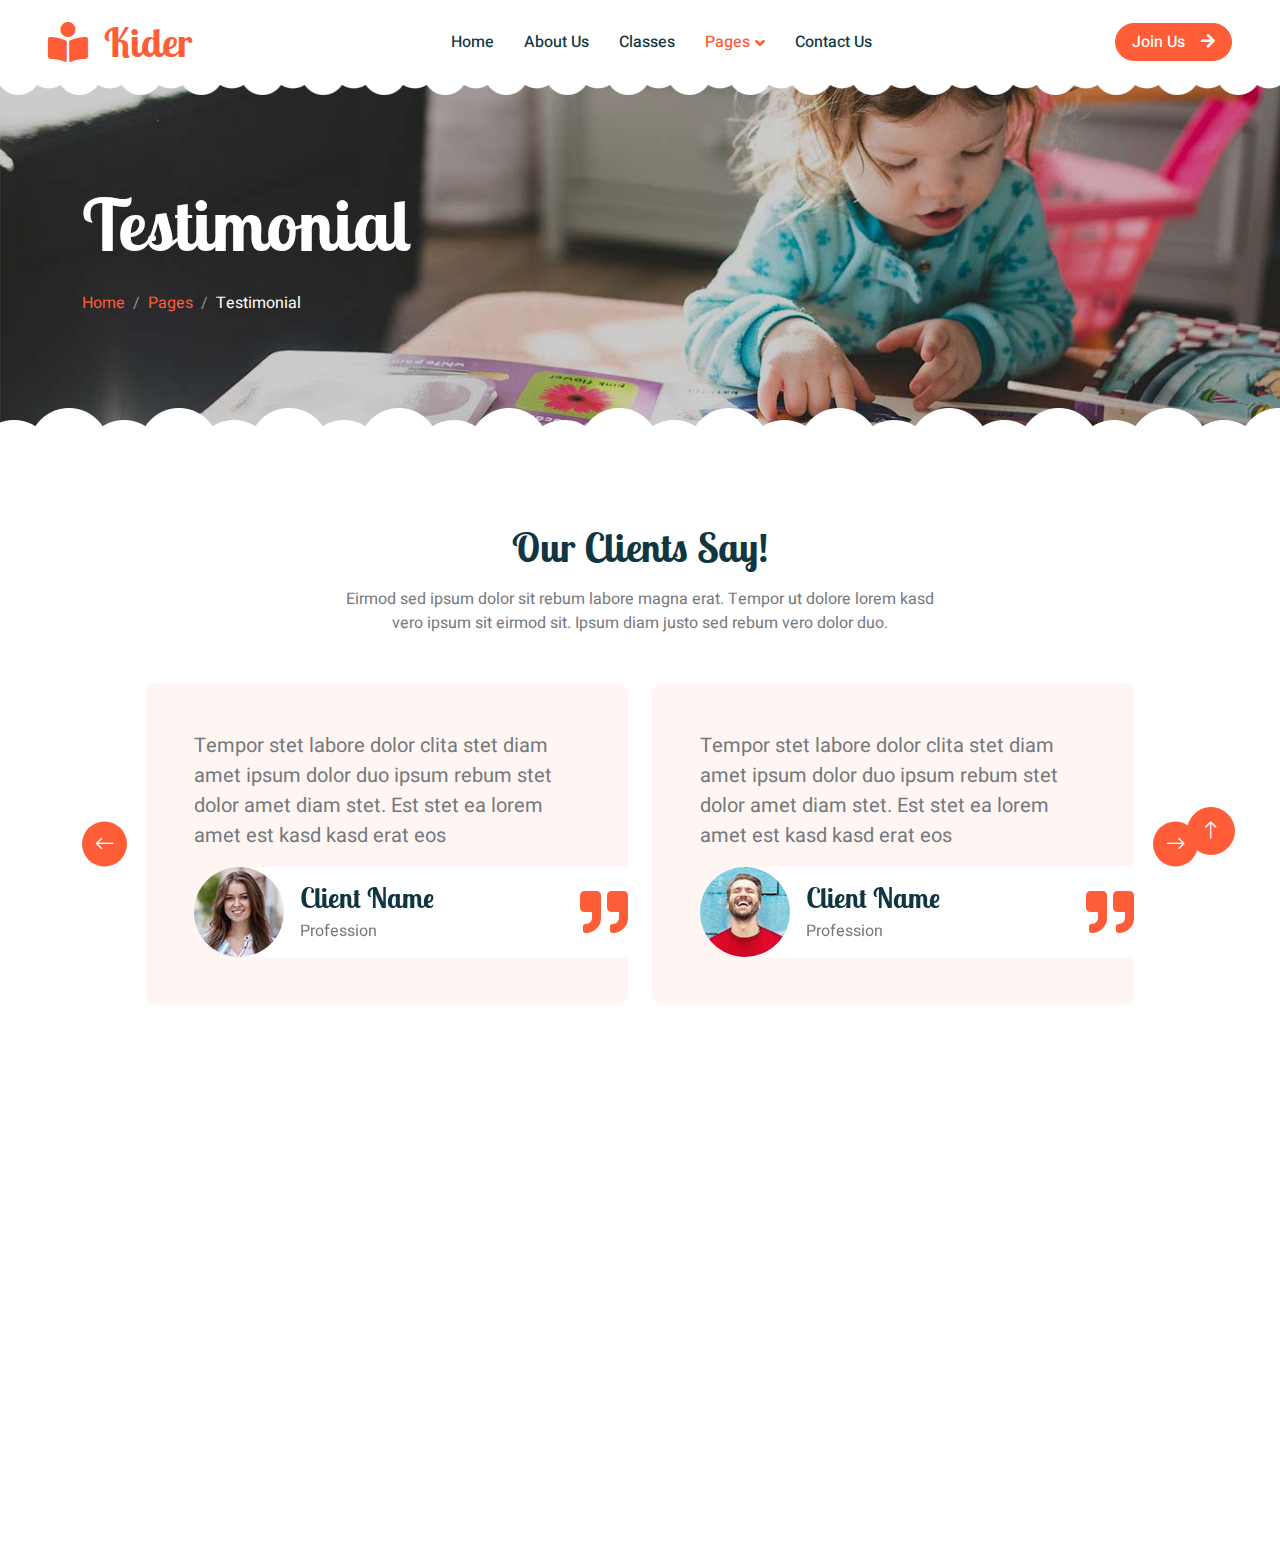
<file: testimonial.html>
<!DOCTYPE html>
<html lang="en">

<head>
    <meta charset="utf-8">
    <title>Kider - Preschool Website Template</title>
    <meta content="width=device-width, initial-scale=1.0" name="viewport">
    <meta content="" name="keywords">
    <meta content="" name="description">

    <!-- Favicon -->
    <link href="img/favicon.ico" rel="icon">

    <!-- Google Web Fonts -->
    <link rel="preconnect" href="https://fonts.googleapis.com">
    <link rel="preconnect" href="https://fonts.gstatic.com" crossorigin>
    <link href="https://fonts.googleapis.com/css2?family=Heebo:wght@400;500;600&family=Inter:wght@600&family=Lobster+Two:wght@700&display=swap" rel="stylesheet">
    
    <!-- Icon Font Stylesheet -->
    <link href="https://cdnjs.cloudflare.com/ajax/libs/font-awesome/5.10.0/css/all.min.css" rel="stylesheet">
    <link href="https://cdn.jsdelivr.net/npm/bootstrap-icons@1.4.1/font/bootstrap-icons.css" rel="stylesheet">

    <!-- Libraries Stylesheet -->
    <link href="lib/animate/animate.min.css" rel="stylesheet">
    <link href="lib/owlcarousel/assets/owl.carousel.min.css" rel="stylesheet">

    <!-- Customized Bootstrap Stylesheet -->
    <link href="css/bootstrap.min.css" rel="stylesheet">

    <!-- Template Stylesheet -->
    <link href="css/style.css" rel="stylesheet">
</head>

<body>
    <div class="container-xxl bg-white p-0">
        <!-- Spinner Start -->
        <div id="spinner" class="show bg-white position-fixed translate-middle w-100 vh-100 top-50 start-50 d-flex align-items-center justify-content-center">
            <div class="spinner-border text-primary" style="width: 3rem; height: 3rem;" role="status">
                <span class="sr-only">Loading...</span>
            </div>
        </div>
        <!-- Spinner End -->


        <!-- Navbar Start -->
        <nav class="navbar navbar-expand-lg bg-white navbar-light sticky-top px-4 px-lg-5 py-lg-0">
            <a href="index.html" class="navbar-brand">
                <h1 class="m-0 text-primary"><i class="fa fa-book-reader me-3"></i>Kider</h1>
            </a>
            <button type="button" class="navbar-toggler" data-bs-toggle="collapse" data-bs-target="#navbarCollapse">
                <span class="navbar-toggler-icon"></span>
            </button>
            <div class="collapse navbar-collapse" id="navbarCollapse">
                <div class="navbar-nav mx-auto">
                    <a href="index.html" class="nav-item nav-link">Home</a>
                    <a href="about.html" class="nav-item nav-link">About Us</a>
                    <a href="classes.html" class="nav-item nav-link">Classes</a>
                    <div class="nav-item dropdown">
                        <a href="#" class="nav-link dropdown-toggle active" data-bs-toggle="dropdown">Pages</a>
                        <div class="dropdown-menu rounded-0 rounded-bottom border-0 shadow-sm m-0">
                            <a href="facility.html" class="dropdown-item">School Facilities</a>
                            <a href="team.html" class="dropdown-item">Popular Teachers</a>
                            <a href="call-to-action.html" class="dropdown-item">Become A Teachers</a>
                            <a href="appointment.html" class="dropdown-item">Make Appointment</a>
                            <a href="testimonial.html" class="dropdown-item active">Testimonial</a>
                            <a href="404.html" class="dropdown-item">404 Error</a>
                        </div>
                    </div>
                    <a href="contact.html" class="nav-item nav-link">Contact Us</a>
                </div>
                <a href="" class="btn btn-primary rounded-pill px-3 d-none d-lg-block">Join Us<i class="fa fa-arrow-right ms-3"></i></a>
            </div>
        </nav>
        <!-- Navbar End -->


        <!-- Page Header End -->
        <div class="container-xxl py-5 page-header position-relative mb-5">
            <div class="container py-5">
                <h1 class="display-2 text-white animated slideInDown mb-4">Testimonial</h1>
                <nav aria-label="breadcrumb animated slideInDown">
                    <ol class="breadcrumb">
                        <li class="breadcrumb-item"><a href="#">Home</a></li>
                        <li class="breadcrumb-item"><a href="#">Pages</a></li>
                        <li class="breadcrumb-item text-white active" aria-current="page">Testimonial</li>
                    </ol>
                </nav>
            </div>
        </div>
        <!-- Page Header End -->


        <!-- Testimonial Start -->
        <div class="container-xxl py-5">
            <div class="container">
                <div class="text-center mx-auto mb-5 wow fadeInUp" data-wow-delay="0.1s" style="max-width: 600px;">
                    <h1 class="mb-3">Our Clients Say!</h1>
                    <p>Eirmod sed ipsum dolor sit rebum labore magna erat. Tempor ut dolore lorem kasd vero ipsum sit eirmod sit. Ipsum diam justo sed rebum vero dolor duo.</p>
                </div>
                <div class="owl-carousel testimonial-carousel wow fadeInUp" data-wow-delay="0.1s">
                    <div class="testimonial-item bg-light rounded p-5">
                        <p class="fs-5">Tempor stet labore dolor clita stet diam amet ipsum dolor duo ipsum rebum stet dolor amet diam stet. Est stet ea lorem amet est kasd kasd erat eos</p>
                        <div class="d-flex align-items-center bg-white me-n5" style="border-radius: 50px 0 0 50px;">
                            <img class="img-fluid flex-shrink-0 rounded-circle" src="img/testimonial-1.jpg" style="width: 90px; height: 90px;">
                            <div class="ps-3">
                                <h3 class="mb-1">Client Name</h3>
                                <span>Profession</span>
                            </div>
                            <i class="fa fa-quote-right fa-3x text-primary ms-auto d-none d-sm-flex"></i>
                        </div>
                    </div>
                    <div class="testimonial-item bg-light rounded p-5">
                        <p class="fs-5">Tempor stet labore dolor clita stet diam amet ipsum dolor duo ipsum rebum stet dolor amet diam stet. Est stet ea lorem amet est kasd kasd erat eos</p>
                        <div class="d-flex align-items-center bg-white me-n5" style="border-radius: 50px 0 0 50px;">
                            <img class="img-fluid flex-shrink-0 rounded-circle" src="img/testimonial-2.jpg" style="width: 90px; height: 90px;">
                            <div class="ps-3">
                                <h3 class="mb-1">Client Name</h3>
                                <span>Profession</span>
                            </div>
                            <i class="fa fa-quote-right fa-3x text-primary ms-auto d-none d-sm-flex"></i>
                        </div>
                    </div>
                    <div class="testimonial-item bg-light rounded p-5">
                        <p class="fs-5">Tempor stet labore dolor clita stet diam amet ipsum dolor duo ipsum rebum stet dolor amet diam stet. Est stet ea lorem amet est kasd kasd erat eos</p>
                        <div class="d-flex align-items-center bg-white me-n5" style="border-radius: 50px 0 0 50px;">
                            <img class="img-fluid flex-shrink-0 rounded-circle" src="img/testimonial-3.jpg" style="width: 90px; height: 90px;">
                            <div class="ps-3">
                                <h3 class="mb-1">Client Name</h3>
                                <span>Profession</span>
                            </div>
                            <i class="fa fa-quote-right fa-3x text-primary ms-auto d-none d-sm-flex"></i>
                        </div>
                    </div>
                </div>
            </div>
        </div>
        <!-- Testimonial End -->


        <!-- Footer Start -->
        <div class="container-fluid bg-dark text-white-50 footer pt-5 mt-5 wow fadeIn" data-wow-delay="0.1s">
            <div class="container py-5">
                <div class="row g-5">
                    <div class="col-lg-3 col-md-6">
                        <h3 class="text-white mb-4">Get In Touch</h3>
                        <p class="mb-2"><i class="fa fa-map-marker-alt me-3"></i>123 Street, New York, USA</p>
                        <p class="mb-2"><i class="fa fa-phone-alt me-3"></i>+012 345 67890</p>
                        <p class="mb-2"><i class="fa fa-envelope me-3"></i>info@example.com</p>
                        <div class="d-flex pt-2">
                            <a class="btn btn-outline-light btn-social" href=""><i class="fab fa-twitter"></i></a>
                            <a class="btn btn-outline-light btn-social" href=""><i class="fab fa-facebook-f"></i></a>
                            <a class="btn btn-outline-light btn-social" href=""><i class="fab fa-youtube"></i></a>
                            <a class="btn btn-outline-light btn-social" href=""><i class="fab fa-linkedin-in"></i></a>
                        </div>
                    </div>
                    <div class="col-lg-3 col-md-6">
                        <h3 class="text-white mb-4">Quick Links</h3>
                        <a class="btn btn-link text-white-50" href="">About Us</a>
                        <a class="btn btn-link text-white-50" href="">Contact Us</a>
                        <a class="btn btn-link text-white-50" href="">Our Services</a>
                        <a class="btn btn-link text-white-50" href="">Privacy Policy</a>
                        <a class="btn btn-link text-white-50" href="">Terms & Condition</a>
                    </div>
                    <div class="col-lg-3 col-md-6">
                        <h3 class="text-white mb-4">Photo Gallery</h3>
                        <div class="row g-2 pt-2">
                            <div class="col-4">
                                <img class="img-fluid rounded bg-light p-1" src="img/classes-1.jpg" alt="">
                            </div>
                            <div class="col-4">
                                <img class="img-fluid rounded bg-light p-1" src="img/classes-2.jpg" alt="">
                            </div>
                            <div class="col-4">
                                <img class="img-fluid rounded bg-light p-1" src="img/classes-3.jpg" alt="">
                            </div>
                            <div class="col-4">
                                <img class="img-fluid rounded bg-light p-1" src="img/classes-4.jpg" alt="">
                            </div>
                            <div class="col-4">
                                <img class="img-fluid rounded bg-light p-1" src="img/classes-5.jpg" alt="">
                            </div>
                            <div class="col-4">
                                <img class="img-fluid rounded bg-light p-1" src="img/classes-6.jpg" alt="">
                            </div>
                        </div>
                    </div>
                    <div class="col-lg-3 col-md-6">
                        <h3 class="text-white mb-4">Newsletter</h3>
                        <p>Dolor amet sit justo amet elitr clita ipsum elitr est.</p>
                        <div class="position-relative mx-auto" style="max-width: 400px;">
                            <input class="form-control bg-transparent w-100 py-3 ps-4 pe-5" type="text" placeholder="Your email">
                            <button type="button" class="btn btn-primary py-2 position-absolute top-0 end-0 mt-2 me-2">SignUp</button>
                        </div>
                    </div>
                </div>
            </div>
            <div class="container">
                <div class="copyright">
                    <div class="row">
                        <div class="col-md-6 text-center text-md-start mb-3 mb-md-0">
                            &copy; <a class="border-bottom" href="#">Your Site Name</a>, All Right Reserved. 
							
							<!--/*** This template is free as long as you keep the footer author’s credit link/attribution link/backlink. If you'd like to use the template without the footer author’s credit link/attribution link/backlink, you can purchase the Credit Removal License from "https://htmlcodex.com/credit-removal". Thank you for your support. ***/-->
							Designed By <a class="border-bottom" href="https://htmlcodex.com">HTML Codex</a>
                        </div>
                        <div class="col-md-6 text-center text-md-end">
                            <div class="footer-menu">
                                <a href="">Home</a>
                                <a href="">Cookies</a>
                                <a href="">Help</a>
                                <a href="">FQAs</a>
                            </div>
                        </div>
                    </div>
                </div>
            </div>
        </div>
        <!-- Footer End -->


        <!-- Back to Top -->
        <a href="#" class="btn btn-lg btn-primary btn-lg-square back-to-top"><i class="bi bi-arrow-up"></i></a>
    </div>

    <!-- JavaScript Libraries -->
    <script src="https://code.jquery.com/jquery-3.4.1.min.js"></script>
    <script src="https://cdn.jsdelivr.net/npm/bootstrap@5.0.0/dist/js/bootstrap.bundle.min.js"></script>
    <script src="lib/wow/wow.min.js"></script>
    <script src="lib/easing/easing.min.js"></script>
    <script src="lib/waypoints/waypoints.min.js"></script>
    <script src="lib/owlcarousel/owl.carousel.min.js"></script>

    <!-- Template Javascript -->
    <script src="js/main.js"></script>
</body>

</html>
</file>
<file: css/style.css>
/********** Template CSS **********/
:root {
    --primary: #FE5D37;
    --light: #FFF5F3;
    --dark: #103741;
}

.back-to-top {
    position: fixed;
    display: none;
    right: 45px;
    bottom: 45px;
    z-index: 99;
}


/*** Spinner ***/
#spinner {
    opacity: 0;
    visibility: hidden;
    transition: opacity .5s ease-out, visibility 0s linear .5s;
    z-index: 99999;
}

#spinner.show {
    transition: opacity .5s ease-out, visibility 0s linear 0s;
    visibility: visible;
    opacity: 1;
}


/*** Button ***/
.btn {
    font-weight: 500;
    transition: .5s;
}

.btn.btn-primary {
    color: #FFFFFF;
}

.btn-square {
    width: 38px;
    height: 38px;
}

.btn-sm-square {
    width: 32px;
    height: 32px;
}

.btn-lg-square {
    width: 48px;
    height: 48px;
}

.btn-square,
.btn-sm-square,
.btn-lg-square {
    padding: 0;
    display: flex;
    align-items: center;
    justify-content: center;
    font-weight: normal;
    border-radius: 50px;
}


/*** Heading ***/
h1,
h2,
h3,
h4,
.h1,
.h2,
.h3,
.h4,
.display-1,
.display-2,
.display-3,
.display-4,
.display-5,
.display-6 {
    font-family: 'Lobster Two', cursive;
    font-weight: 700;
}

h5,
h6,
.h5,
.h6 {
    font-weight: 600;
}

.font-secondary {
    font-family: 'Lobster Two', cursive;
}


/*** Navbar ***/
.navbar .navbar-nav .nav-link {
    padding: 30px 15px;
    color: var(--dark);
    font-weight: 500;
    outline: none;
}

.navbar .navbar-nav .nav-link:hover,
.navbar .navbar-nav .nav-link.active {
    color: var(--primary);
}

.navbar.sticky-top {
    top: -100px;
    transition: .5s;
}

.navbar .dropdown-toggle::after {
    border: none;
    content: "\f107";
    font-family: "Font Awesome 5 Free";
    font-weight: 900;
    vertical-align: middle;
    margin-left: 5px;
    transition: .5s;
}

.navbar .dropdown-toggle[aria-expanded=true]::after {
    transform: rotate(-180deg);
}

@media (max-width: 991.98px) {
    .navbar .navbar-nav .nav-link  {
        margin-right: 0;
        padding: 10px 0;
    }

    .navbar .navbar-nav {
        margin-top: 15px;
        border-top: 1px solid #EEEEEE;
    }
}

@media (min-width: 992px) {
    .navbar .nav-item .dropdown-menu {
        display: block;
        top: calc(100% - 15px);
        margin-top: 0;
        opacity: 0;
        visibility: hidden;
        transition: .5s;
        
    }

    .navbar .nav-item:hover .dropdown-menu {
        top: 100%;
        visibility: visible;
        transition: .5s;
        opacity: 1;
    }
}


/*** Header ***/
.header-carousel::before,
.header-carousel::after,
.page-header::before,
.page-header::after {
    position: absolute;
    content: "";
    width: 100%;
    height: 10px;
    top: 0;
    left: 0;
    background: url(../img/bg-header-top.png) center center repeat-x;
    z-index: 1;
}

.header-carousel::after,
.page-header::after {
    height: 19px;
    top: auto;
    bottom: 0;
    background: url(../img/bg-header-bottom.png) center center repeat-x;
}

@media (max-width: 768px) {
    .header-carousel .owl-carousel-item {
        position: relative;
        min-height: 500px;
    }
    
    .header-carousel .owl-carousel-item img {
        position: absolute;
        width: 100%;
        height: 100%;
        object-fit: cover;
    }

    .header-carousel .owl-carousel-item p {
        font-size: 16px !important;
        font-weight: 400 !important;
    }

    .header-carousel .owl-carousel-item h1 {
        font-size: 30px;
        font-weight: 600;
    }
}

.header-carousel .owl-nav {
    position: absolute;
    top: 50%;
    right: 8%;
    transform: translateY(-50%);
    display: flex;
    flex-direction: column;
}

.header-carousel .owl-nav .owl-prev,
.header-carousel .owl-nav .owl-next {
    margin: 7px 0;
    width: 45px;
    height: 45px;
    display: flex;
    align-items: center;
    justify-content: center;
    color: #FFFFFF;
    background: transparent;
    border: 1px solid #FFFFFF;
    border-radius: 45px;
    font-size: 22px;
    transition: .5s;
}

.header-carousel .owl-nav .owl-prev:hover,
.header-carousel .owl-nav .owl-next:hover {
    background: var(--primary);
    border-color: var(--primary);
}

.page-header {
    background: linear-gradient(rgba(0, 0, 0, .2), rgba(0, 0, 0, .2)), url(../img/carousel-1.jpg) center center no-repeat;
    background-size: cover;
}

.breadcrumb-item + .breadcrumb-item::before {
    color: rgba(255, 255, 255, .5);
}


/*** Facility ***/
.facility-item .facility-icon {
    position: relative;
    margin: 0 auto;
    width: 100px;
    height: 100px;
    border-radius: 100px;
    display: flex;
    align-items: center;
    justify-content: center;
}

.facility-item .facility-icon::before {
    position: absolute;
    content: "";
    width: 100%;
    height: 100%;
    top: 0;
    left: 0;
    background: rgba(255, 255, 255, .9);
    transition: .5s;
    z-index: 1;
}

.facility-item .facility-icon span {
    position: absolute;
    content: "";
    width: 15px;
    height: 30px;
    top: 0;
    left: 0;
    border-radius: 50%;
}

.facility-item .facility-icon span:last-child {
    left: auto;
    right: 0;
}

.facility-item .facility-icon i {
    position: relative;
    z-index: 2;
}

.facility-item .facility-text {
    position: relative;
    min-height: 250px;
    padding: 30px;
    border-radius: 100%;
    display: flex;
    text-align: center;
    justify-content: center;
    flex-direction: column;
}

.facility-item .facility-text::before {
    position: absolute;
    content: "";
    width: 100%;
    height: 100%;
    top: 0;
    left: 0;
    background: rgba(255, 255, 255, .9);
    transition: .5s;
    z-index: 1;
}

.facility-item .facility-text * {
    position: relative;
    z-index: 2;
}

.facility-item:hover .facility-icon::before,
.facility-item:hover .facility-text::before {
    background: transparent;
}

.facility-item * {
    transition: .5s;
}

.facility-item:hover * {
    color: #FFFFFF !important;
}


/*** About ***/
.about-img img {
    transition: .5s;
}

.about-img img:hover {
    background: var(--primary) !important;
}


/*** Classes ***/
.classes-item {
    transition: .5s;
}

.classes-item:hover {
    margin-top: -10px;
}


/*** Team ***/
.team-item .team-text {
    position: absolute;
    width: 250px;
    height: 250px;
    bottom: 0;
    right: 0;
    display: flex;
    align-items: center;
    justify-content: center;
    flex-direction: column;
    background: #FFFFFF;
    border: 17px solid var(--light);
    border-radius: 250px;
    transition: .5s;
}

.team-item:hover .team-text {
    border-color: var(--primary);
}


/*** Testimonial ***/
.testimonial-carousel {
    padding-left: 1.5rem;
    padding-right: 1.5rem;
}

@media (min-width: 576px) {
    .testimonial-carousel {
        padding-left: 4rem;
        padding-right: 4rem;
    }
}

.testimonial-carousel .testimonial-item .border {
    border: 1px dashed rgba(0, 185, 142, .3) !important;
}

.testimonial-carousel .owl-nav {
    position: absolute;
    width: 100%;
    height: 45px;
    top: 50%;
    left: 0;
    transform: translateY(-50%);
    display: flex;
    justify-content: space-between;
    z-index: 1;
}

.testimonial-carousel .owl-nav .owl-prev,
.testimonial-carousel .owl-nav .owl-next {
    position: relative;
    width: 45px;
    height: 45px;
    display: flex;
    align-items: center;
    justify-content: center;
    color: #FFFFFF;
    background: var(--primary);
    border-radius: 45px;
    font-size: 20px;
    transition: .5s;
}

.testimonial-carousel .owl-nav .owl-prev:hover,
.testimonial-carousel .owl-nav .owl-next:hover {
    background: var(--dark);
}


/*** Footer ***/
.footer .btn.btn-social {
    margin-right: 5px;
    width: 45px;
    height: 45px;
    display: flex;
    align-items: center;
    justify-content: center;
    color: #FFFFFF;
    border: 1px solid rgba(255,255,255,0.5);
    border-radius: 45px;
    transition: .3s;
}

.footer .btn.btn-social:hover {
    border-color: var(--primary);
    background: var(--primary);
}

.footer .btn.btn-link {
    display: block;
    margin-bottom: 5px;
    padding: 0;
    text-align: left;
    font-size: 16px;
    font-weight: normal;
    text-transform: capitalize;
    transition: .3s;
}

.footer .btn.btn-link::before {
    position: relative;
    content: "\f105";
    font-family: "Font Awesome 5 Free";
    font-weight: 900;
    margin-right: 10px;
}

.footer .btn.btn-link:hover {
    color: var(--primary) !important;
    letter-spacing: 1px;
    box-shadow: none;
}

.footer .form-control {
    border-color: rgba(255,255,255,0.5);
}

.footer .copyright {
    padding: 25px 0;
    font-size: 15px;
    border-top: 1px solid rgba(256, 256, 256, .1);
}

.footer .copyright a {
    color: #FFFFFF;
}

.footer .footer-menu a {
    margin-right: 15px;
    padding-right: 15px;
    border-right: 1px solid rgba(255, 255, 255, .1);
}

.footer .copyright a:hover,
.footer .footer-menu a:hover {
    color: var(--primary) !important;
}

.footer .footer-menu a:last-child {
    margin-right: 0;
    padding-right: 0;
    border-right: none;
}
@media(max-width: 768px){
    h1.text-primary{
        font-size: 15px;
    }
}
</file>
